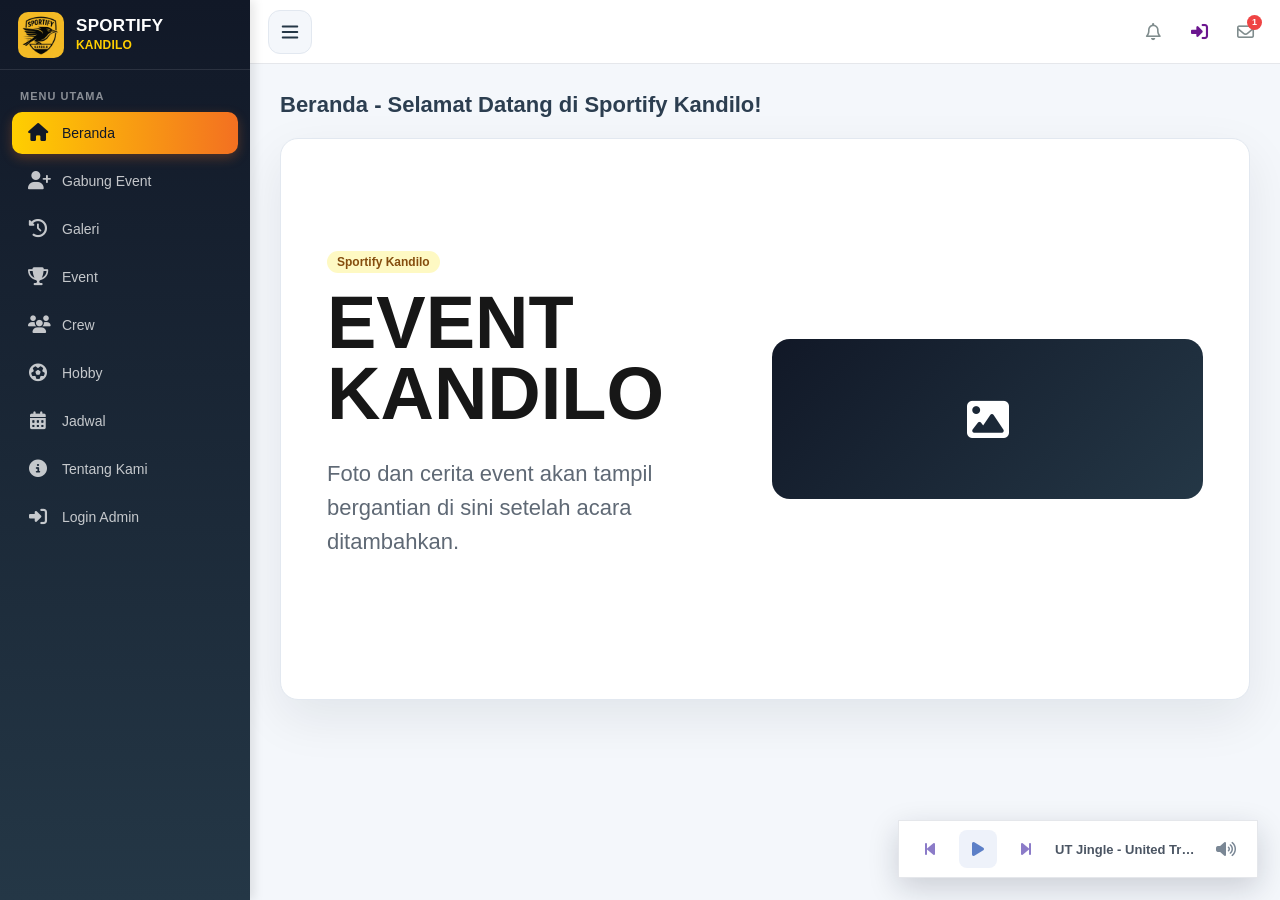
<file: index.html>
<!DOCTYPE html>
<html lang="id">
<head>
    <meta charset="UTF-8">
    <meta name="viewport" content="width=device-width, initial-scale=1.0">
    <title>Beranda • Sportify Kandilo</title>
    <link href="https://cdnjs.cloudflare.com/ajax/libs/font-awesome/6.4.0/css/all.min.css" rel="stylesheet">
    <style>
        :root {
            --primary-dark: #111827;
            --primary-blue: #243746;
            --accent-cyan: #ffcf00;
            --accent-orange: #f37021;
            --bg-light: #f4f7fb;
            --card-bg: #ffffff;
            --text-dark: #2c3e50;
            --text-muted: #7f8c8d;
            --border-color: #e2e8f0;
            --sidebar-width: 250px;
        }

        * {
            margin: 0;
            padding: 0;
            box-sizing: border-box;
            font-family: 'Segoe UI', Tahoma, Geneva, Verdana, sans-serif;
        }

        body {
            background-color: var(--bg-light);
            color: var(--text-dark);
            display: flex;
            height: 100vh;
            overflow: hidden;
        }

        /* Sidebar Styling */
        .sidebar {
            width: var(--sidebar-width);
            background: linear-gradient(180deg, #111827 0%, #243746 100%);
            color: #ffffff;
            display: flex;
            flex-direction: column;
            flex-shrink: 0;
            box-shadow: 4px 0 10px rgba(0,0,0,0.1);
        }

        .brand-logo {
            padding: 22px 18px;
            display: flex;
            align-items: center;
            gap: 12px;
            border-bottom: 1px solid rgba(255, 255, 255, 0.1);
        }

        .brand-logo img {
            width: 48px;
            height: 48px;
            border-radius: 10px;
            object-fit: cover;
            background: #ffffff;
        }

        .brand-logo h1 {
            font-size: 18px;
            font-weight: 700;
            letter-spacing: 0.5px;
            line-height: 1.2;
        }

        .brand-logo h1 span {
            color: var(--accent-cyan);
            display: block;
        }

        /* Brand logo dibuat konsisten dengan seluruh halaman */
        .brand-logo { height:70px; padding:12px 18px; display:flex; align-items:center; gap:12px; flex-shrink:0; }
        .brand-logo img { width:46px; height:46px; min-width:46px; border-radius:10px; object-fit:cover; background:#fff; display:block; }
        .brand-logo .brand-text { display:flex; flex-direction:column; justify-content:center; line-height:1.05; min-width:0; }
        .brand-logo .brand-text b { font-size:17px; font-weight:800; letter-spacing:.3px; color:#fff; }
        .brand-logo .brand-text span { display:block; margin-top:4px; font-size:12px; font-weight:700; color:#ffcf00; letter-spacing:.2px; }

        .menu-label {
            padding: 20px 20px 10px;
            font-size: 11px;
            text-transform: uppercase;
            letter-spacing: 1px;
            color: rgba(255, 255, 255, 0.5);
            font-weight: 600;
        }

        .nav-menu {
            list-style: none;
            padding: 0 12px;
        }

        .nav-item {
            margin-bottom: 6px;
        }

        .nav-link {
            display: flex;
            align-items: center;
            gap: 14px;
            padding: 12px 16px;
            color: rgba(255, 255, 255, 0.75);
            text-decoration: none;
            border-radius: 10px;
            font-size: 14px;
            font-weight: 500;
            transition: all 0.3s ease;
            cursor: pointer;
        }

        .nav-link i {
            font-size: 18px;
            width: 20px;
            text-align: center;
        }

        .nav-link:hover {
            color: #ffffff;
            background: rgba(255, 255, 255, 0.1);
        }

        .nav-link.active {
            color: #111827;
            background: linear-gradient(90deg, #ffcf00 0%, #f37021 100%);
            box-shadow: 0 4px 12px rgba(243, 112, 33, 0.28);
        }

        /* Main Content Layout */
        .main-container {
            flex-grow: 1;
            display: flex;
            flex-direction: column;
            overflow: hidden;
        }

        /* Header Styling */
        .top-header {
            height: 70px;
            background-color: #ffffff;
            border-bottom: 1px solid var(--border-color);
            display: flex;
            align-items: center;
            justify-content: space-between;
            padding: 0 30px;
            flex-shrink: 0;
        }

        .welcome-text { display:none !important; }
        .welcome-text h2 {
            font-size: 18px;
            font-weight: 600;
            color: var(--text-dark);
        }

        .header-actions {
            display: flex;
            align-items: center;
            gap: 20px;
        }

        .search-box {
            position: relative;
            width: 260px;
        }

        .search-box input {
            width: 100%;
            padding: 8px 16px 8px 38px;
            border-radius: 20px;
            border: 1px solid var(--border-color);
            background-color: var(--bg-light);
            font-size: 13px;
            outline: none;
        }

        .search-box i {
            position: absolute;
            left: 14px;
            top: 50%;
            transform: translateY(-50%);
            color: var(--text-muted);
            font-size: 14px;
        }

        .header-icons {
            display: flex;
            gap: 15px;
            color: var(--text-muted);
            font-size: 18px;
        }

        .header-icons i {
            cursor: pointer;
            transition: color 0.2s;
        }

        .header-icons i:hover {
            color: var(--primary-blue);
        }

        /* Header notification/message buttons - aktif di seluruh halaman/tab */
        .global-header-icon-btn {
            position: relative; z-index: 100001; pointer-events: auto; width: 34px; height: 34px; border: 0; background: transparent;
            color: var(--text-muted); border-radius: 9px; display: inline-flex; align-items: center;
            justify-content: center; font-size: 18px; cursor: pointer; transition: .2s;
        }
        .global-header-icon-btn:hover { background: rgba(255,207,0,.15); color: var(--primary-blue); }
        .global-header-badge {
            display: none; position: absolute; top: 0; right: 0; min-width: 15px; height: 15px;
            padding: 0 4px; border-radius: 999px; background: #ef4444; color: #fff;
            font: 700 9px/15px Arial; text-align: center;
        }
        .global-header-badge.active { display: block; }
        .global-header-popover {
            position: fixed; right: 95px; top: 62px; width: 350px; max-width: calc(100vw - 30px);
            background: #fff; border: 1px solid #e5e7eb; border-radius: 14px;
            box-shadow: 0 18px 45px rgba(15,23,42,.18); padding: 16px; z-index: 99999;
        }
        .global-header-popover h4 { margin: 0 0 10px; font-size: 15px; color: var(--text-dark); }
        .global-header-popover p { margin: 0; font-size: 12px; color: var(--text-muted); line-height: 1.5; }
        .global-header-popover-item { padding: 11px; border: 1px solid #edf0f3; border-radius: 10px; background: #f8fafc; margin-top: 8px; }
        .global-header-popover-item strong { display: block; font-size: 13px; color: var(--text-dark); }
        .global-header-popover-item span { display: block; font-size: 11px; color: #667085; margin-top: 3px; }

        .user-profile {
            display: flex;
            align-items: center;
            gap: 10px;
            padding-left: 15px;
            border-left: 1px solid var(--border-color);
        }

        .logout-link {
            color: var(--text-muted);
            text-decoration: none;
            font-size: 18px;
        }

        .visitor-only-hidden { display:none !important; }
        body:not(.is-admin) .visitor-only-hidden { display:none !important; }
        body.is-admin .visitor-only-hidden { display:flex !important; }
        .admin-only {
            display: none !important;
        }

        body.is-admin .admin-only:not([hidden]) {
            display: initial !important;
        }

        body.is-admin li.admin-only:not([hidden]) {
            display: list-item !important;
        }

        body.is-admin button.admin-only:not([hidden]) {
            display: inline-flex !important;
        }

        .user-avatar {
            width: 36px;
            height: 36px;
            border-radius: 50%;
            background-color: #d1d5db;
            display: flex;
            align-items: center;
            justify-content: center;
            color: #4b5563;
        }

        /* View Content Display */
        .content-body {
            flex-grow: 1;
            padding: 28px 30px;
            overflow-y: auto;
        }

        .page-view {
            display: none;
        }

        .page-view.active {
            display: block;
        }

        .page-title {
            font-size: 22px;
            font-weight: 700;
            margin-bottom: 20px;
            color: var(--text-dark);
        }

        /* Common Elements */
        .btn {
            padding: 9px 18px;
            border-radius: 8px;
            border: none;
            font-weight: 600;
            font-size: 13px;
            cursor: pointer;
            display: inline-flex;
            align-items: center;
            gap: 8px;
            transition: all 0.2s;
            text-decoration: none;
        }

        .btn-primary {
            background-color: var(--accent-orange);
            color: #ffffff;
        }

        .btn-primary:hover {
            background-color: #e05d00;
        }

        .btn-blue {
            background-color: var(--primary-blue);
            color: #ffffff;
        }

        .btn-blue:hover {
            background-color: var(--primary-dark);
        }

        .btn-outline {
            border: 1px solid var(--border-color);
            background: #ffffff;
            color: var(--text-dark);
        }

        .btn-outline:hover {
            background-color: var(--bg-light);
        }

        .btn-danger {
            background-color: #ef4444;
            color: #ffffff;
        }

        .card {
            background: var(--card-bg);
            border-radius: 12px;
            padding: 20px;
            border: 1px solid var(--border-color);
            box-shadow: 0 2px 6px rgba(0,0,0,0.02);
            margin-bottom: 20px;
        }

        /* Table Design */
        .table-responsive {
            width: 100%;
            overflow-x: auto;
        }

        .custom-table {
            width: 100%;
            border-collapse: collapse;
            text-align: left;
            font-size: 14px;
        }

        .custom-table th, .custom-table td {
            padding: 14px 16px;
            border-bottom: 1px solid var(--border-color);
        }

        .custom-table th {
            background-color: #f8fafc;
            color: var(--text-muted);
            font-weight: 600;
            font-size: 12px;
            text-transform: uppercase;
        }

        .badge {
            padding: 4px 10px;
            border-radius: 20px;
            font-size: 12px;
            font-weight: 600;
            display: inline-block;
        }

        .badge-success { background: #dcfce7; color: #166534; }
        .badge-warning { background: #fef9c3; color: #854d0e; }
        .badge-blue { background: #e0f2fe; color: #075985; }

        /* Grid Layouts */
        .grid-3 {
            display: grid;
            grid-template-columns: repeat(auto-fill, minmax(300px, 1fr));
            gap: 20px;
        }

        .grid-2-1 {
            display: grid;
            grid-template-columns: 2fr 1fr;
            gap: 20px;
        }

        /* Beranda Specifics */
        .banner-card {
            background: linear-gradient(135deg, var(--primary-dark) 0%, #1e40af 50%, var(--accent-cyan) 100%);
            border-radius: 16px;
            padding: 30px;
            color: white;
            display: flex;
            justify-content: space-between;
            align-items: center;
            margin-bottom: 25px;
            position: relative;
            overflow: hidden;
        }

        .home-carousel {
            min-height: 560px;
            border-radius: 18px;
            overflow: hidden;
            position: relative;
            background: #ffffff;
            color: var(--text-dark);
            margin-bottom: 0;
            border: 1px solid var(--border-color);
            display: grid;
            grid-template-columns: 1fr 1.05fr;
            gap: 34px;
            padding: 46px;
            box-shadow: 0 18px 50px rgba(17,24,39,0.08);
        }

        /* Transisi smooth foto riwayat event */
        .home-visual-frame {
            transition: transform .75s cubic-bezier(.22,1,.36,1), box-shadow .75s cubic-bezier(.22,1,.36,1);
            will-change: transform, box-shadow;
        }

        .home-carousel-image {
            cursor: pointer;
            transform: scale(1) translate3d(0,0,0);
            transition: opacity .8s cubic-bezier(.22,1,.36,1), transform .8s cubic-bezier(.22,1,.36,1), filter .8s cubic-bezier(.22,1,.36,1);
            will-change: transform, opacity, filter;
            backface-visibility: hidden;
        }

        .home-carousel-image.is-changing {
            opacity: 0;
            transform: translate3d(-16px,0,0);
            filter: blur(1.2px);
        }

        .home-carousel-image.is-entering {
            animation: eventPhotoEnter .82s cubic-bezier(.22,1,.36,1) both;
        }

        .home-carousel-image.is-bouncing {
            animation: eventPhotoBounce .78s cubic-bezier(.22,1,.36,1);
        }

        .home-visual-frame:has(.home-carousel-image.is-bouncing) {
            box-shadow: 0 20px 45px rgba(17,24,39,.16);
        }

        .home-carousel-content.is-changing {
            animation: eventTextOut .34s cubic-bezier(.4,0,1,1) both;
        }

        .home-carousel-content.is-entering {
            animation: eventTextIn .72s cubic-bezier(.22,1,.36,1) both;
        }

        @keyframes eventPhotoEnter {
            0% { opacity: 0; transform: translate3d(18px,0,0); filter: blur(1.4px); }
            55% { opacity: .94; transform: translate3d(3px,0,0); filter: blur(.3px); }
            100% { opacity: 1; transform: translate3d(0,0,0); filter: blur(0); }
        }

        @keyframes eventPhotoBounce {
            0% { transform: translate3d(0,0,0); }
            25% { transform: translate3d(0,-4px,0); }
            50% { transform: translate3d(0,2px,0); }
            75% { transform: translate3d(0,-1px,0); }
            100% { transform: translate3d(0,0,0); }
        }

        @keyframes eventTextOut {
            from { opacity: 1; transform: translate3d(0,0,0); }
            to { opacity: 0; transform: translate3d(-7px,3px,0); }
        }

        @keyframes eventTextIn {
            from { opacity: 0; transform: translate3d(9px,0,0); }
            to { opacity: 1; transform: translate3d(0,0,0); }
        }

        @media (prefers-reduced-motion: reduce) {
            .home-carousel-image, .home-carousel-content, .home-visual-frame { transition: none !important; animation: none !important; }
        }

        .home-carousel img {
            position: static;
            width: 100%;
            height: 100%;
            object-fit: contain;
            object-position: center;
            padding: 12px;
            background: linear-gradient(145deg,#f8fafc,#eef2f7);
            border-radius: 18px;
            display: block;
        }

        .home-carousel-content {
            min-height: 468px;
            padding: 10px 0;
            display: flex;
            flex-direction: column;
            justify-content: center;
            max-width: 560px;
        }

        .home-carousel-content h3 {
            font-size: 74px;
            line-height: 0.96;
            margin-bottom: 28px;
            color: #171717;
            text-transform: uppercase;
            font-weight: 900;
        }

        .home-carousel-content p {
            font-size: 22px;
            line-height: 1.55;
            color: #5f6975;
            margin-bottom: 28px;
        }

        .home-carousel-content .btn {
            width: fit-content;
            min-width: 0;
            padding: 14px 28px;
            border-radius: 999px;
            box-shadow: 0 14px 26px rgba(243,112,33,0.22);
        }

        .home-visual {
            position: relative;
            min-height: 468px;
            display: flex;
            align-items: center;
            justify-content: center;
        }

        .home-visual-frame {
            width: 100%;
            height: auto;
            min-height: 0;
            aspect-ratio: 4 / 3;
            border-radius: 18px;
            overflow: hidden;
            background: linear-gradient(145deg,#f8fafc,#eef2f7);
            display:flex;
            align-items:center;
            justify-content:center;
        }

        .carousel-dots {
            position: absolute;
            z-index: 2;
            left: 46px;
            bottom: 30px;
            display: flex;
            gap: 8px;
        }

        .carousel-dot {
            width: 9px;
            height: 9px;
            border-radius: 50%;
            background: #d1d5db;
        }

        .carousel-dot.active {
            background: var(--accent-orange);
        }

        @media (max-width: 1050px) {
            .home-carousel {
                grid-template-columns: 1fr;
                padding: 28px;
            }

            .home-carousel-content h3 {
                font-size: 48px;
            }

            .home-visual,
            .home-visual {
                min-height: 340px;
            }
            .home-visual-frame { aspect-ratio: 16 / 10; }
        }

        .banner-text h3 {
            font-size: 24px;
            margin-bottom: 10px;
        }

        .banner-text p {
            opacity: 0.9;
            margin-bottom: 20px;
            max-width: 450px;
            font-size: 14px;
        }

        .stat-card {
            display: flex;
            align-items: center;
            gap: 15px;
            padding: 18px;
        }

        .stat-icon {
            width: 48px;
            height: 48px;
            border-radius: 12px;
            background: #e0f2fe;
            color: #0284c7;
            display: flex;
            align-items: center;
            justify-content: center;
            font-size: 20px;
        }

        .stat-info h4 { font-size: 22px; font-weight: 700; }
        .stat-info p { font-size: 12px; color: var(--text-muted); }

        /* Event Card Specifics */
        .event-card {
            border-radius: 12px;
            overflow: hidden;
            background: #fff;
            border: 1px solid var(--border-color);
        }


        /* Tombol aksi event/history admin: selalu turun ke baris berikutnya jika ruang tidak cukup */
        .event-card-actions {
            display:flex;
            flex-wrap:wrap;
            gap:8px;
            margin-top:15px;
            width:100%;
        }
        .event-card-actions .btn {
            flex:1 1 120px;
            min-width:120px;
            justify-content:center;
            white-space:nowrap;
            box-sizing:border-box;
        }
        .event-detail-actions {
            display:flex;
            flex-wrap:wrap;
            justify-content:flex-end;
            gap:8px;
            min-width:0;
        }
        .event-detail-actions .btn {
            flex:0 1 auto;
            white-space:nowrap;
        }
        @media (max-width: 700px) {
            .event-detail-actions { justify-content:flex-start; }
            .event-detail-actions .btn { flex:1 1 140px; justify-content:center; }
        }

        .event-photo {
            width: 100%;
            height: 160px;
            object-fit: cover;
            display: block;
            background: #e2e8f0;
        }

        .event-photo-placeholder {
            height: 160px;
            background: linear-gradient(135deg, var(--primary-dark), var(--primary-blue));
            color: #ffffff;
            display: flex;
            align-items: center;
            justify-content: center;
            font-size: 42px;
        }

        .schedule-board {
            display: flex;
            flex-direction: column;
            gap: 14px;
        }

        .schedule-empty {
            text-align: center;
            padding: 48px 20px;
            color: var(--text-muted);
            background: #f8fafc;
            border: 1px dashed var(--border-color);
            border-radius: 14px;
        }

        .schedule-date-group {
            display: grid;
            grid-template-columns: 150px 1fr;
            gap: 18px;
            align-items: start;
            padding: 18px;
            background: #fff;
            border: 1px solid var(--border-color);
            border-radius: 14px;
            box-shadow: 0 4px 14px rgba(15, 23, 42, .05);
        }

        .schedule-date {
            position: sticky;
            top: 15px;
            padding: 14px;
            border-radius: 12px;
            background: linear-gradient(135deg, var(--primary-dark), var(--primary-blue));
            color: #fff;
            text-align: center;
        }

        .schedule-date .day {
            display: block;
            font-size: 12px;
            font-weight: 700;
            text-transform: uppercase;
            opacity: .85;
        }

        .schedule-date .date {
            display: block;
            font-size: 26px;
            font-weight: 800;
            line-height: 1.1;
            margin: 5px 0;
        }

        .schedule-date .month {
            display: block;
            font-size: 12px;
            opacity: .9;
        }

        .schedule-events {
            display: flex;
            flex-direction: column;
            gap: 10px;
        }

        .schedule-event {
            display: grid;
            grid-template-columns: 76px 1fr auto;
            gap: 14px;
            align-items: center;
            padding: 14px 16px;
            border: 1px solid var(--border-color);
            border-left: 4px solid var(--accent-cyan);
            border-radius: 10px;
            background: #f8fafc;
            color: var(--text-dark);
        }

        .schedule-event .time {
            font-size: 14px;
            font-weight: 800;
            color: var(--primary-blue);
        }

        .schedule-event .event-name {
            font-weight: 800;
            margin-bottom: 4px;
        }

        .schedule-event .event-meta {
            color: var(--text-muted);
            font-size: 12px;
        }

        .schedule-event .event-status {
            font-size: 11px;
            font-weight: 700;
            padding: 5px 9px;
            border-radius: 999px;
            background: #dcfce7;
            color: #166534;
        }

        .history-list {
            display: grid;
            grid-template-columns: repeat(auto-fill, minmax(280px, 1fr));
            gap: 16px;
        }

        .event-gallery {
            display: grid;
            grid-template-columns: repeat(auto-fill, minmax(110px, 1fr));
            gap: 10px;
            margin-bottom: 16px;
        }

        .event-gallery img {
            width: 100%;
            aspect-ratio: 1 / 1;
            object-fit: cover;
            border-radius: 8px;
            border: 1px solid var(--border-color);
        }

        .detail-hero {
            min-height: 300px;
            border-radius: 12px;
            overflow: hidden;
            position: relative;
            background: linear-gradient(135deg, var(--primary-dark), var(--primary-blue));
            color: #ffffff;
            display: flex;
            align-items: flex-end;
            margin-bottom: 20px;
        }

        .detail-hero img {
            position: absolute;
            inset: 0;
            width: 100%;
            height: 100%;
            object-fit: cover;
        }

        .detail-hero::after {
            content: "";
            position: absolute;
            inset: 0;
            background: linear-gradient(180deg, rgba(15,39,87,0.1), rgba(15,39,87,0.88));
        }

        .detail-hero-content {
            position: relative;
            z-index: 1;
            padding: 28px;
            max-width: 720px;
        }

        .detail-hero-content h2 {
            font-size: 30px;
            margin-bottom: 8px;
        }

        .detail-layout {
            display: grid;
            grid-template-columns: 2fr 1fr;
            gap: 20px;
        }

        .detail-gallery {
            display: grid;
            grid-template-columns: repeat(auto-fill, minmax(150px, 1fr));
            gap: 12px;
        }

                .detail-photo-item { position:relative; min-width:0; }
        .detail-photo-item img { display:block; }
        .detail-photo-delete { position:absolute; top:8px; right:8px; z-index:20; pointer-events:auto; width:34px; height:34px; border:0; border-radius:8px; background:#ef4444; color:#fff; display:flex; align-items:center; justify-content:center; cursor:pointer; box-shadow:0 4px 12px rgba(0,0,0,.25); }
        .detail-photo-delete:hover { background:#dc2626; transform:scale(1.05); }
        .event-photo-delete-viewer:hover { background:#fff1f2; }

.detail-gallery img,
        .detail-gallery-placeholder {
            width: 100%;
            aspect-ratio: 4 / 3;
            object-fit: cover;
            border-radius: 8px;
            border: 1px solid var(--border-color);
            background: #e2e8f0;
        }

        .detail-gallery img {
            cursor: pointer;
            transition: border-color 0.2s, transform 0.2s;
        }

        .detail-gallery img:hover,
        .detail-gallery img.active {
            border-color: var(--accent-orange);
            transform: translateY(-2px);
        }

        .detail-gallery-placeholder {
            display: flex;
            align-items: center;
            justify-content: center;
            color: var(--text-muted);
            font-size: 28px;
        }

        .event-photo-viewer { position:fixed; inset:0; z-index:99999; display:flex; align-items:center; justify-content:center; padding:24px; background:rgba(0,0,0,.82); }
        .event-photo-viewer-inner { position:relative; width:min(100%,1050px); max-height:92vh; display:flex; flex-direction:column; align-items:center; gap:14px; }
        .event-photo-viewer-image { display:block; max-width:100%; max-height:78vh; object-fit:contain; border-radius:10px; box-shadow:0 18px 50px rgba(0,0,0,.4); background:#111827; }
        .event-photo-viewer-close { position:absolute; top:-8px; right:-8px; z-index:2; width:42px; height:42px; border:0; border-radius:50%; background:#fff; color:#111827; font-size:30px; line-height:1; cursor:pointer; box-shadow:0 5px 18px rgba(0,0,0,.25); }
        .event-photo-viewer-close:hover { transform:scale(1.05); }
        .event-photo-download { min-width:170px; justify-content:center; }
        @media (max-width:700px) { .event-photo-viewer{padding:14px;} .event-photo-viewer-image{max-height:72vh;} .event-photo-viewer-close{top:-6px;right:-4px;} }

        .event-photo-viewer {
            position: fixed;
            inset: 0;
            z-index: 99999;
            display: flex;
            align-items: center;
            justify-content: center;
            padding: 24px;
            background: rgba(0, 0, 0, 0.82);
        }
        .event-photo-viewer-inner {
            position: relative;
            width: min(100%, 1050px);
            max-height: 92vh;
            display: flex;
            flex-direction: column;
            align-items: center;
            gap: 14px;
        }
        .event-photo-viewer-image {
            display: block;
            max-width: 100%;
            max-height: 78vh;
            object-fit: contain;
            border-radius: 10px;
            box-shadow: 0 18px 50px rgba(0,0,0,0.4);
            background: #111827;
        }
        .event-photo-viewer-close {
            position: absolute;
            top: -8px;
            right: -8px;
            z-index: 2;
            width: 42px;
            height: 42px;
            border: 0;
            border-radius: 50%;
            background: #fff;
            color: #111827;
            font-size: 30px;
            line-height: 1;
            cursor: pointer;
            box-shadow: 0 5px 18px rgba(0,0,0,0.25);
        }
        .event-photo-viewer-close:hover {
            transform: scale(1.05);
        }
        .event-photo-download {
            min-width: 170px;
            justify-content: center;
        }
        @media (max-width: 700px) {
            .event-photo-viewer { padding: 14px; }
            .event-photo-viewer-image { max-height: 72vh; }
            .event-photo-viewer-close { top: -6px; right: -4px; }
        }


        .info-list {
            display: grid;
            gap: 12px;
        }

        .info-item {
            display: flex;
            gap: 12px;
            align-items: flex-start;
            padding-bottom: 12px;
            border-bottom: 1px solid var(--border-color);
        }

        .info-item i {
            color: var(--primary-blue);
            margin-top: 2px;
            width: 18px;
            text-align: center;
        }

        @media (max-width: 900px) {
            .detail-layout {
                grid-template-columns: 1fr;
            }
        }

        .event-header {
            padding: 15px;
            display: flex;
            align-items: center;
            gap: 12px;
            border-bottom: 1px solid var(--border-color);
        }

        .sport-icon {
            width: 40px;
            height: 40px;
            border-radius: 8px;
            background: var(--primary-dark);
            color: white;
            display: flex;
            align-items: center;
            justify-content: center;
            font-size: 18px;
        }

        .event-body {
            padding: 15px;
        }

        .event-meta {
            font-size: 12px;
            color: var(--text-muted);
            margin-bottom: 10px;
            display: flex;
            flex-direction: column;
            gap: 4px;
        }

        .progress-bar {
            height: 6px;
            background: #e2e8f0;
            border-radius: 3px;
            overflow: hidden;
            margin: 12px 0 6px;
        }

        .progress-fill {
            height: 100%;
            background: var(--accent-cyan);
            border-radius: 3px;
        }

        /* Crew Profile Cards */
        .crew-card {
            text-align: center;
            padding: 24px;
        }

        .crew-avatar {
            width: 80px;
            height: 80px;
            border-radius: 50%;
            margin: 0 auto 15px;
            object-fit: cover;
            background: #e2e8f0;
            display: flex;
            align-items: center;
            justify-content: center;
            font-size: 32px;
            color: var(--text-muted);
        }


        /* Crew - reference style */
        .crew-page-ref{max-width:1180px;margin:0 auto;padding:10px 0 40px}
        .crew-topbar{display:flex;align-items:center;justify-content:space-between;gap:14px;margin-bottom:22px}
        .crew-brand{display:flex;align-items:center;gap:12px}
        .crew-brand img{width:48px;height:48px;border-radius:12px;object-fit:cover;border:1px solid var(--border-color)}
        .crew-brand strong{display:block;font-size:14px;letter-spacing:.08em;text-transform:uppercase}
        .crew-brand small{color:var(--text-muted);font-size:12px}
        .crew-actions{display:flex;gap:8px;flex-wrap:wrap}
        .crew-actions .btn{border-radius:999px;padding:8px 13px;font-size:12px}
        .crew-hero{text-align:center;padding:28px 20px 20px}
        .crew-hero h1{font-size:38px;letter-spacing:.08em;margin:0 0 8px;font-weight:800}
        .crew-hero p{color:var(--text-muted);font-size:14px;margin:0}
        .crew-total{text-align:center;margin:8px 0 18px;font-size:13px;color:var(--text-muted)}
        .crew-total b{color:var(--text-dark);font-size:16px}
        .crew-search{max-width:620px;margin:0 auto 20px;position:relative}
        .crew-search i{position:absolute;left:15px;top:50%;transform:translateY(-50%);color:var(--text-muted)}
        .crew-search input{width:100%;padding:13px 16px 13px 43px;border:1px solid var(--border-color);border-radius:999px;background:#fff;outline:none;font-size:13px}
        .crew-search input:focus{border-color:var(--accent-orange);box-shadow:0 0 0 3px rgba(243,112,33,.10)}
        .crew-directory{background:#fff;border:1px solid var(--border-color);border-radius:18px;padding:22px;box-shadow:0 8px 25px rgba(17,24,39,.05)}
        .crew-member-list{display:grid;grid-template-columns:repeat(3,minmax(0,1fr));gap:12px}
        .crew-member{display:flex;align-items:center;gap:13px;padding:14px;border:1px solid var(--border-color);border-radius:14px;background:#fff;transition:.2s;cursor:pointer}
        .crew-member:hover{transform:translateY(-2px);box-shadow:0 8px 18px rgba(17,24,39,.07);border-color:#cbd5e1}
        .crew-member-avatar{width:54px;height:54px;flex:0 0 54px;border-radius:50%;display:flex;align-items:center;justify-content:center;background:linear-gradient(135deg,var(--primary-dark),var(--primary-blue));color:#fff;font-weight:800;font-size:16px;overflow:hidden}
        .crew-member-avatar img{width:100%;height:100%;object-fit:cover}
        .crew-member-info{min-width:0;flex:1}.crew-member-info strong{display:block;font-size:14px;white-space:nowrap;overflow:hidden;text-overflow:ellipsis}.crew-member-info span{display:block;color:var(--text-muted);font-size:12px;margin-top:3px;white-space:nowrap;overflow:hidden;text-overflow:ellipsis}
        .crew-pagination{display:flex;justify-content:center;gap:7px;margin:18px 0 4px}.crew-pagination button{width:36px;height:36px;border:1px solid var(--border-color);background:#fff;border-radius:9px;cursor:pointer}.crew-pagination button:hover{border-color:var(--accent-orange)}
        .crew-identify{margin-top:28px;background:#fff;border:1px solid var(--border-color);border-radius:18px;padding:24px}.crew-identify h2{font-size:20px;margin-bottom:7px}.crew-identify>p{font-size:13px;color:var(--text-muted);margin-bottom:20px}.crew-identify-grid{display:grid;grid-template-columns:1fr 1fr auto;gap:12px;align-items:end}.crew-identify label{display:block;font-size:12px;font-weight:600;margin-bottom:7px}.crew-identify input{width:100%;padding:11px 12px;border:1px solid var(--border-color);border-radius:10px;outline:none}.crew-identify-actions{display:flex;gap:8px}.crew-audio{display:flex;justify-content:center;margin:16px 0}.crew-audio button{width:42px;height:42px;border-radius:50%;border:1px solid var(--border-color);background:#fff;cursor:pointer}.crew-modal-content{max-height:70vh;overflow:auto}.crew-profile-head{display:flex;align-items:center;gap:15px;padding-bottom:18px;margin-bottom:18px;border-bottom:1px solid var(--border-color)}.crew-profile-avatar{width:76px;height:76px;border-radius:50%;background:linear-gradient(135deg,var(--primary-dark),var(--primary-blue));color:#fff;display:flex;align-items:center;justify-content:center;font-size:24px;font-weight:800;overflow:hidden}.crew-profile-avatar img{width:100%;height:100%;object-fit:cover}.crew-history-list{display:grid;gap:10px;margin-top:12px}.crew-history-item{display:flex;justify-content:space-between;gap:15px;padding:12px;border:1px solid var(--border-color);border-radius:10px}.crew-history-item small{color:var(--text-muted)}
        @media(max-width:900px){.crew-member-list{grid-template-columns:repeat(2,minmax(0,1fr))}.crew-identify-grid{grid-template-columns:1fr}.crew-identify-actions{justify-content:flex-start}}
        @media(max-width:600px){.crew-member-list{grid-template-columns:1fr}.crew-topbar{align-items:flex-start;flex-direction:column}.crew-hero h1{font-size:30px}.crew-directory,.crew-identify{padding:16px}}

        /* Calendar View */
        .calendar-grid {
            display: grid;
            grid-template-columns: repeat(7, 1fr);
            gap: 1px;
            background: var(--border-color);
            border-radius: 8px;
            overflow: hidden;
        }

        .calendar-day-head {
            background: #f8fafc;
            padding: 10px;
            text-align: center;
            font-weight: 600;
            font-size: 13px;
        }

        .calendar-cell {
            background: #ffffff;
            min-height: 90px;
            padding: 8px;
            font-size: 12px;
        }

        .calendar-cell .date {
            font-weight: 600;
            margin-bottom: 5px;
            color: var(--text-muted);
        }

        .event-tag {
            padding: 3px 6px;
            border-radius: 4px;
            font-size: 10px;
            color: white;
            margin-bottom: 3px;
            white-space: nowrap;
            overflow: hidden;
            text-overflow: ellipsis;
        }
        .tag-futsal { background-color: #0284c7; }
        .tag-badminton { background-color: #16a34a; }
        .tag-basketball { background-color: #ea580c; }

        /* Modal Styling */
.modal-backdrop {
    position: fixed; inset: 0; width: 100%; height: 100%; padding: 20px;
    background: rgba(15, 39, 87, 0.6); backdrop-filter: blur(4px);
    display: none; align-items: center; justify-content: center; z-index: 9999;
}
.modal-backdrop.show { display: flex; }
.modal-box {
    background: #fff; border-radius: 16px; width: 560px; max-width: 100%;
    max-height: calc(100dvh - 40px); display:flex; flex-direction:column;
    box-shadow: 0 20px 55px rgba(0,0,0,0.25); overflow: hidden; animation: popup 0.3s ease;
}
@keyframes popup { from { transform: scale(0.8); opacity: 0; } to { transform: scale(1); opacity: 1; } }
.modal-header { padding: 18px 24px; border-bottom: 1px solid var(--border-color); display: flex; justify-content: space-between; align-items: center; flex:0 0 auto; }
.modal-header h3 { font-size: 16px; color: var(--primary-dark); }
.modal-close { font-size: 22px; cursor: pointer; color: var(--text-muted); }
.modal-body { padding: 24px; overflow-y:auto; overscroll-behavior:contain; min-height:0; scrollbar-gutter:stable; }
.form-group { margin-bottom: 16px; }
.form-group label { display: block; font-size: 13px; font-weight: 600; margin-bottom: 6px; color: var(--text-dark); }
.form-control { width: 100%; padding: 10px 14px; border-radius: 8px; border: 1px solid var(--border-color); font-size: 13px; outline: none; }
.form-control:focus { border-color: var(--accent-cyan); }
.modal-footer { padding: 16px 24px; background: #f8fafc; border-top: 1px solid var(--border-color); display: flex; justify-content: flex-end; gap: 10px; flex:0 0 auto; }
@media(max-width:600px){.modal-backdrop{padding:10px;align-items:flex-end}.modal-box{max-height:calc(100dvh - 20px);border-radius:16px 16px 10px 10px}.modal-header,.modal-body,.modal-footer{padding-left:16px;padding-right:16px}.modal-footer .btn{min-height:44px}}

/* Toast Notification Styling */
#toast-container { position: fixed; bottom: 20px; right: 20px; z-index: 10000; display: flex; flex-direction: column; gap: 10px; }
.toast {
    padding: 12px 20px; border-radius: 8px; color: #fff; font-size: 13px; font-weight: 500;
    box-shadow: 0 4px 12px rgba(0,0,0,0.15); display: flex; align-items: center; gap: 10px;
    animation: slideIn 0.3s ease, fadeOut 0.5s ease 2.5s forwards;
}
.toast-success { background: #16a34a; }
.toast-danger { background: #ef4444; }
.toast-info { background: #0284c7; }
@keyframes slideIn { from { transform: translateX(100%); } to { transform: translateX(0); } }
@keyframes fadeOut { to { opacity: 0; transform: translateY(10px); } }
    </style>

<style id="music-widget-style">
.compact-player{position:fixed;right:22px;bottom:22px;z-index:9999;width:min(360px,calc(100vw - 30px));height:58px;background:#fff;border:1px solid #e5e7eb;box-shadow:0 10px 30px rgba(15,23,42,.18);display:flex;align-items:center;padding:0 12px;gap:10px;font-family:inherit}
.player-btn{width:38px;height:38px;border:0;background:transparent;color:#8b7bc8;border-radius:8px;cursor:pointer;font-size:16px;display:grid;place-items:center}.player-btn:hover{background:#f1eff8}.player-play{color:#5c7fc7;background:#eef2fa}.player-track{flex:1;min-width:0;color:#4b5563;font-size:13px;font-weight:600;white-space:nowrap;overflow:hidden;text-overflow:ellipsis}.player-volume{color:#7a8795}.compact-player iframe{position:absolute;width:1px;height:1px;opacity:0;pointer-events:none}
@media(max-width:600px){.compact-player{right:10px;bottom:10px;height:54px}.player-btn{width:34px;height:34px}}
</style>
<style id="sportify-loading-style">#sportify-page-loader{position:fixed;inset:0;background:rgba(17,24,39,.97);display:flex;align-items:center;justify-content:center;z-index:99999;opacity:1;visibility:visible;transition:opacity .35s ease,visibility .35s ease}#sportify-page-loader.hide{opacity:0;visibility:hidden;pointer-events:none}.sportify-loader-box{text-align:center}.sportify-loader-wrap{position:relative;width:150px;height:150px;margin:0 auto;display:flex;align-items:center;justify-content:center}.sportify-loader-logo-base,.sportify-loader-logo-fill{position:absolute;width:150px;height:150px;object-fit:contain;display:block}.sportify-loader-logo-base{opacity:.28;filter:brightness(0) invert(1) drop-shadow(0 8px 18px rgba(0,0,0,.35))}.sportify-loader-logo-fill{padding:0;background:linear-gradient(120deg,transparent 0%,transparent 30%,#ffcf00 45%,#f37021 55%,transparent 70%,transparent 100%);background-size:260% 100%;-webkit-mask-image:url('./img/logo_sportify_loader.png');mask-image:url('./img/logo_sportify_loader.png');-webkit-mask-size:contain;mask-size:contain;-webkit-mask-position:center;mask-position:center;-webkit-mask-repeat:no-repeat;mask-repeat:no-repeat;animation:sportifyLogoLoad 1.35s ease-in-out infinite;filter:drop-shadow(0 8px 18px rgba(255,207,0,.22))}.sportify-loader-text{margin-top:14px;color:#fff;font-weight:800;letter-spacing:1.5px;font-size:15px}.sportify-loader-dots{margin-top:8px;color:#ffcf00;letter-spacing:4px;animation:sportifyDots 1s infinite}@keyframes sportifyLogoLoad{0%{background-position:100% 0;transform:scale(.96)}50%{background-position:0 0;transform:scale(1.02)}100%{background-position:-100% 0;transform:scale(.96)}}@keyframes sportifyDots{0%,100%{opacity:.35}50%{opacity:1}}</style>

<style id="sportify-header-icons-keep-visible">
.header-icon-btn,.global-header-icon-btn{display:inline-flex!important;visibility:visible!important;opacity:1!important;pointer-events:auto!important;}
.header-icon-btn i,.global-header-icon-btn i{visibility:visible!important;opacity:1!important;}
.header-badge,.global-header-badge,.about-badge{pointer-events:none;}
</style>

<style id="sportify-admin-login-top">
.header-admin-login{display:inline-flex;align-items:center;justify-content:center;gap:0;width:36px;height:36px;padding:0;border:1px solid #e2e8f0;border-radius:9px;background:#fff;color:#243746;text-decoration:none;font-size:12px;font-weight:700;white-space:nowrap;transition:.2s}
.header-admin-login:hover{background:#fff3c4;border-color:#ffcf00;color:#111827}
</style>
<style id="sportify-header-icons-right-fix">
/* Header: lonceng dan pesan berada di sisi kanan */
.top-header, .top { position: relative; }
.header-actions, .actions { margin-left: auto !important; display:flex !important; align-items:center !important; justify-content:flex-end !important; }
.header-icons, .icons { margin-left:auto !important; display:flex !important; align-items:center !important; justify-content:flex-end !important; }
/* Kolom pencarian header disembunyikan agar ikon berada di kanan */
.top-header .search-box, .top .search-box { display:none !important; }
.top-header .search, .top .search { display:none !important; }
@media (max-width:600px){ .header-actions,.actions{gap:8px !important;} }
</style>
<style id="sportify-admin-login-responsive">.header-admin-login{display:inline-flex;align-items:center;justify-content:center;width:30px;height:38px;padding:0;border:0!important;border-radius:0;background:transparent!important;color:#6b168f!important;text-decoration:none;font-size:17px;font-weight:400;white-space:nowrap;transition:transform .15s ease,color .15s ease;box-shadow:none!important}.header-admin-login:hover{background:transparent!important;color:#4f0f6b!important;transform:scale(1.08)}.header-admin-login i{font-size:15px;line-height:1}.header-admin-login span{display:none!important}@media(max-width:600px){.header-admin-login{width:30px;height:38px;padding:0}.header-admin-login i{font-size:15px}}</style>
<style id="sportify-user-top-icons-common">
.top-header .header-actions, .top .actions, .top .header-actions{margin-left:auto!important;display:flex!important;align-items:center!important;justify-content:flex-end!important;}
.top-header .header-icons, .top .icons, .top .header-icons{display:flex!important;align-items:center!important;justify-content:flex-end!important;gap:14px!important;margin-left:auto!important;}
.global-header-icon-btn,.header-icon-btn,.icon-btn{width:34px!important;height:34px!important;min-width:34px!important;padding:0!important;border:0!important;background:transparent!important;border-radius:8px!important;display:inline-flex!important;align-items:center!important;justify-content:center!important;color:#7f8c8d!important;text-decoration:none!important;box-shadow:none!important;cursor:pointer!important;}
.global-header-icon-btn:hover,.header-icon-btn:hover,.icon-btn:hover{background:#f4f7fb!important;color:#243746!important;}
.global-header-icon-btn i,.header-icon-btn i,.icon-btn i{font-size:17px!important;line-height:1!important;}
.header-admin-login{width:34px!important;height:34px!important;min-width:34px!important;padding:0!important;border:0!important;background:transparent!important;border-radius:8px!important;color:#6b168f!important;display:inline-flex!important;align-items:center!important;justify-content:center!important;text-decoration:none!important;box-shadow:none!important;}
.header-admin-login:hover{background:#f4f7fb!important;color:#4f0f6b!important;transform:none!important;}
.header-admin-login i{font-size:16px!important;line-height:1!important;}
.header-admin-login span{display:none!important;}
@media(max-width:600px){.top-header .header-icons,.top .icons,.top .header-icons{gap:8px!important;}.global-header-icon-btn,.header-icon-btn,.icon-btn,.header-admin-login{width:32px!important;height:32px!important;min-width:32px!important;}}
</style>

<style id="kdm-universal-user-top-icons">
/* KDM: ikon header kanan atas diseragamkan di semua halaman user */
.top, .top-header {
  height: 64px !important;
  min-height: 64px !important;
  display: flex !important;
  align-items: center !important;
  box-sizing: border-box !important;
  padding: 0 28px !important;
  background: #fff !important;
  border-bottom: 1px solid #e5e7eb !important;
}
.top .actions, .top-header .header-actions {
  width: 100% !important;
  margin-left: auto !important;
  display: flex !important;
  align-items: center !important;
  justify-content: flex-end !important;
}
.top .icons, .top-header .header-icons {
  margin-left: auto !important;
  display: flex !important;
  align-items: center !important;
  justify-content: flex-end !important;
  gap: 14px !important;
}
.top .icon-btn, .top-header .global-header-icon-btn, .top-header .header-icon-btn, .top .header-icon-btn {
  width: 34px !important;
  height: 34px !important;
  min-width: 34px !important;
  padding: 0 !important;
  margin: 0 !important;
  border: 0 !important;
  background: transparent !important;
  border-radius: 8px !important;
  display: inline-flex !important;
  align-items: center !important;
  justify-content: center !important;
  color: #7f8c8d !important;
  font-size: 18px !important;
  box-shadow: none !important;
}
.top .icon-btn:hover, .top-header .global-header-icon-btn:hover, .top-header .header-icon-btn:hover {
  background: #f4f6f8 !important;
}
.top .icon-btn i, .top-header .global-header-icon-btn i, .top-header .header-icon-btn i {
  font-size: 17px !important;
  line-height: 1 !important;
}
.header-admin-login {
  width: 34px !important;
  height: 34px !important;
  min-width: 34px !important;
  padding: 0 !important;
  margin: 0 !important;
  border: 0 !important;
  border-radius: 8px !important;
  background: transparent !important;
  color: #6b168f !important;
  display: inline-flex !important;
  align-items: center !important;
  justify-content: center !important;
  text-decoration: none !important;
  box-shadow: none !important;
}
.header-admin-login:hover {
  background: #f4f6f8 !important;
  color: #4f0f6b !important;
  transform: none !important;
}
.header-admin-login i { font-size: 17px !important; line-height: 1 !important; }
.header-admin-login span { display: none !important; }
@media (max-width: 700px) {
  .top, .top-header { padding: 0 16px !important; }
  .top .icons, .top-header .header-icons { gap: 8px !important; }
}
</style>


<style id="gallery-only-admin-login-style">
  #headerAdminLogin[hidden]{display:none !important;}
</style>

<style id="admin-logout-sidebar">
.admin-logout-nav{display:none!important;}
body.is-admin .admin-logout-nav{display:block!important;}
.admin-logout-nav a{color:#ffb4b4!important;}
.admin-logout-nav a:hover{background:rgba(239,68,68,.14)!important;color:#fff!important;}
</style>

<style id="kdm-common-top-header-final">
/* Header kanan atas diseragamkan di semua halaman */
.top, .top-header {height:64px!important;background:#fff!important;border-bottom:1px solid #e5e7eb!important;display:flex!important;align-items:center!important;justify-content:flex-end!important;padding:0 18px!important;box-sizing:border-box!important;}
.top .actions, .top-header .header-actions {margin-left:auto!important;display:flex!important;align-items:center!important;justify-content:flex-end!important;gap:0!important;height:100%!important;}
.top .icons, .top-header .header-icons {display:flex!important;align-items:center!important;justify-content:flex-end!important;gap:12px!important;margin:0!important;}
.top .icon-btn, .top-header .global-header-icon-btn, .top-header .header-icon-btn {width:34px!important;height:34px!important;min-width:34px!important;padding:0!important;border:0!important;background:transparent!important;border-radius:8px!important;display:inline-flex!important;align-items:center!important;justify-content:center!important;color:#7f8c8d!important;font-size:17px!important;cursor:pointer!important;}
.top .icon-btn:hover, .top-header .global-header-icon-btn:hover, .top-header .header-icon-btn:hover {background:#f4f7fb!important;color:#243746!important;}
.top .user, .top .user-profile {display:flex!important;align-items:center!important;gap:10px!important;margin-left:8px!important;padding-left:15px!important;border-left:1px solid #e5e7eb!important;height:36px!important;}
.top .user > span:first-child, .top .user-profile > span:first-child {font-size:13px!important;font-weight:600!important;color:#263746!important;white-space:nowrap!important;}
.top .avatar, .top .user-avatar {width:36px!important;height:36px!important;min-width:36px!important;border-radius:50%!important;background:#d1d5db!important;display:grid!important;place-items:center!important;color:#4b5563!important;}
.top .logout, .top .logout-link {color:#7f8c8d!important;text-decoration:none!important;font-size:18px!important;display:inline-flex!important;align-items:center!important;justify-content:center!important;margin-left:2px!important;}
.top .logout:hover, .top .logout-link:hover {color:#243746!important;}
.kdm-admin-only-logout{display:none!important;}
body.is-admin .kdm-admin-only-logout{display:inline-flex!important;}
@media(max-width:600px){.top,.top-header{height:58px!important;padding:0 10px!important}.top .icons,.top-header .header-icons{gap:6px!important}.top .user,.top .user-profile{margin-left:3px!important;padding-left:8px!important}.top .icon-btn,.top-header .global-header-icon-btn,.top-header .header-icon-btn{width:30px!important;height:30px!important;min-width:30px!important}.top .avatar,.top .user-avatar{width:32px!important;height:32px!important;min-width:32px!important}}
</style>

</head>
<body>
<div id="sportify-page-loader" class="hide" aria-hidden="true"><div class="sportify-loader-box"><div class="sportify-loader-wrap"><img class="sportify-loader-logo-base" src="img/logo_sportify_loader.png" alt=""><span class="sportify-loader-logo-fill" aria-hidden="true"></span></div><div class="sportify-loader-text">SPORTIFY KANDILO</div><div class="sportify-loader-dots">•••</div></div></div>


    <!-- Sidebar Navigation -->
    <aside class="sidebar">
        <div class="brand-logo">
            <img src="./img/logo_sportify.jpeg" alt="Logo Sportify Kandilo">
            <div class="brand-text"><b>SPORTIFY</b><span>KANDILO</span></div>
        </div>
        
        <div class="menu-label">Menu Utama</div>
       <!-- KODE BARU (Sudah ditambahkan ', this') -->
<ul class="nav-menu">
    <li class="nav-item">
        <a class="nav-link active" onclick="switchTab('beranda', this)">
            <i class="fa-solid fa-house"></i>
            <span>Beranda</span>
        </a>
    </li>
    <li class="nav-item">
        <a class="nav-link" id="registerNavLink" href="registrasi.html" title="Gabung">
            <i class="fa-solid fa-user-plus"></i>
            <span id="registerNavText">Join Event</span>
        </a>
    </li>
    <li class="nav-item">
        <a class="nav-link" onclick="switchTab('history', this)">
            <i class="fa-solid fa-clock-rotate-left"></i>
            <span>Galeri</span>
        </a>
    </li>
    <li class="nav-item">
        <a class="nav-link" onclick="switchTab('event', this)">
            <i class="fa-solid fa-trophy"></i>
            <span>Event</span>
        </a>
    </li>
    
    
    <li class="nav-item">
        <a class="nav-link" href="crew.html" title="Crew">
            <i class="fa-solid fa-users"></i>
            <span>Crew</span>
        </a>
    </li>
    <li class="nav-item">
        <a class="nav-link" href="hobby.html" title="Hobby">
            <i class="fa-solid fa-futbol"></i>
            <span>Hobby</span>
        </a>
    </li>
    <li class="nav-item">
        <a class="nav-link" onclick="switchTab('jadwal', this)">
            <i class="fa-solid fa-calendar-days"></i>
            <span>Jadwal</span>
        </a>
    </li>
    <li class="nav-item">
        <a class="nav-link" href="tentang-kami.html">
            <i class="fa-solid fa-circle-info"></i>
            <span>Tentang Kami</span>
        </a>
    </li>
    <li class="nav-item admin-logout-nav">
        <a class="nav-link" href="logout.php" title="Logout Admin">
            <i class="fa-solid fa-right-from-bracket"></i>
            <span>Logout Admin</span>
        </a>
    </li>
</ul>
    </aside>

    <!-- Main Container -->
    <div class="main-container">
        
        <!-- Header TopBar -->
        <header class="top-header">

            
            <div class="header-actions">
                
                <div class="header-icons">
                    <button type="button" class="global-header-icon-btn" id="global-notification-btn" title="Notifikasi" aria-label="Notifikasi">
                        <i class="fa-regular fa-bell"></i><span class="global-header-badge" id="global-notification-badge">0</span>
                    </button>
                    <a href="login.php?admin=1&amp;next=index.html" class="header-admin-login" id="headerAdminLogin" title="Login Admin"><i class="fa-solid fa-right-to-bracket"></i><span id="headerAdminLoginText">Login Admin</span></a>
                    <button type="button" class="global-header-icon-btn" id="global-message-btn" title="Pesan" aria-label="Pesan">
                        <i class="fa-regular fa-envelope"></i><span class="global-header-badge" id="global-message-badge"></span>
                    </button>
                </div>
                <div class="user-profile visitor-only-hidden">
                    <span id="header-user-name" style="font-size: 13px; font-weight: 600;">User Name</span>
                    <div class="user-avatar">
                        <i class="fa-solid fa-user"></i>
                    </div>
                    <a href="logout.php" class="logout-link" title="Logout"><i class="fa-solid fa-right-from-bracket"></i></a>
                </div>
            </div>
        </header>

        <!-- Dynamic Body Content -->
        <main class="content-body">
            
            <!-- 1. BERANDA PAGE -->
            <section id="page-beranda" class="page-view active">
                <h2 class="page-title">Beranda - Selamat Datang di Sportify Kandilo!</h2>
                
                <div class="home-carousel" id="home-carousel"></div>
            </section>

            <!-- 2. HISTORY PAGE -->
            <section id="page-history" class="page-view">
                <h2 class="page-title">Galeri - Arsip Acara</h2>
                <div class="card">
                    <div style="display: flex; justify-content: space-between; margin-bottom: 15px;">
                        <div style="display: flex; gap: 10px; flex-wrap: wrap;">
                            <select id="history-year-filter" class="btn btn-outline" aria-label="Filter tahun">
                                <option value="all">Semua Tahun</option>
                            </select>
                            <select id="history-sport-filter" class="btn btn-outline" aria-label="Filter olahraga">
                                <option value="all">Semua Olahraga</option>
                            </select>
                        </div>
                    </div>
                    <div class="history-list" id="history-events"></div>
                </div>
            </section>

            <!-- 3. EVENT PAGE -->
            <section id="page-event" class="page-view">
                <div style="display: flex; justify-content: space-between; align-items: center; margin-bottom: 20px;">
                    <h2 class="page-title" style="margin-bottom: 0;">Event - Kelola Acara Anda</h2>
                    <button class="btn btn-primary admin-only"><i class="fa-solid fa-plus"></i> Buat Acara Baru</button>
                </div>

                <div class="grid-3"></div>
            </section>

            <section id="page-event-detail" class="page-view">
                <div id="event-detail-content"></div>
            </section>

            <!-- 5. JADWAL PAGE -->
            <section id="page-jadwal" class="page-view">
                <h2 class="page-title">Jadwal - Timeline Acara</h2>
                <div class="card">
                    <div class="table-responsive">
                        <div class="schedule-board" id="schedule-board"></div>
                    </div>
                </div>
            </section>

        </main>
    </div>

    <!-- Custom Modal Form -->
    <div id="custom-modal" class="modal-backdrop">
        <div class="modal-box">
            <div class="modal-header">
                <h3 id="modal-title">Form Input</h3>
                <span class="modal-close" onclick="closeModal()">&times;</span>
            </div>
            <div id="modal-body" class="modal-body">
                <!-- Form dinamis akan dimasukkan lewat JS -->
            </div>
            <div class="modal-footer">
                <button class="btn btn-outline" onclick="closeModal()">Batal</button>
                <button id="modal-submit-btn" class="btn btn-primary">Simpan</button>
            </div>
        </div>
    </div>

    <!-- Toast Notification Container -->
    <div id="toast-container"></div>


<script>
(function(){
  const escapeHtml = (v) => String(v ?? '').replace(/[&<>'"]/g, c => ({'&':'&amp;','<':'&lt;','>':'&gt;',"'":'&#39;','"':'&quot;'}[c]));
  function closeGlobalHeaderPopover(){ document.querySelectorAll('.global-header-popover').forEach(e=>e.remove()); }
  async function getEvents(){
    try{ const r=await fetch('events.php?_='+Date.now(),{cache:'no-store'}); if(!r.ok) throw new Error('Gagal mengambil data event'); const d=await r.json(); return Array.isArray(d)?d:[]; }
    catch(e){ return []; }
  }
  function openGlobalPopover(type){
    closeGlobalHeaderPopover();
    const box=document.createElement('div'); box.className='global-header-popover';
    if(type==='notification'){
      box.innerHTML='<h4><i class="fa-regular fa-bell"></i> Notifikasi</h4><p>Memuat event terbaru...</p>';
      document.body.appendChild(box);
      getEvents().then(events=>{
        const active=events.filter(e=>String(e.status||'').toLowerCase()!=='selesai').slice(0,6);
        box.innerHTML='<h4><i class="fa-regular fa-bell"></i> Notifikasi</h4>'+(active.length?active.map(e=>`<div class="global-header-popover-item"><strong>${escapeHtml(e.nama_event||'Event')}</strong><span>${escapeHtml(e.tanggal_pelaksanaan||'')} ${escapeHtml(e.jam_pelaksanaan||'')} • ${escapeHtml(e.cabang_olahraga||'')}</span></div>`).join(''):'<p>Tidak ada notifikasi event saat ini.</p>');
      });
    }else{
      const name=document.getElementById('header-user-name')?.textContent?.trim() || 'admin';
      box.innerHTML=`<h4><i class="fa-regular fa-envelope"></i> Pesan</h4><div class="global-header-popover-item"><strong>Sportify Kandilo</strong><span>Halo ${escapeHtml(name)}, informasi event dan jadwal terbaru akan ditampilkan melalui sistem.</span></div>`;
      document.body.appendChild(box);
    }
    setTimeout(()=>{
      const outside=(ev)=>{ if(!box.contains(ev.target) && !ev.target.closest('.global-header-icon-btn')){ box.remove(); document.removeEventListener('click',outside); } };
      document.addEventListener('click',outside);
    },0);
  }
  async function refreshNotificationBadge(){
    const events=await getEvents();
    const n=events.filter(e=>String(e.status||'').toLowerCase()!=='selesai').length;
    const seen=JSON.parse(localStorage.getItem('sportifySeenEventNotifications')||'[]');
    const unseen=events.filter(e=>String(e.status||'').toLowerCase()!=='selesai' && !seen.includes(String(e.id||e.id_event||((e.nama_event||'')+'|'+(e.tanggal_pelaksanaan||'')))));
    const b=document.getElementById('global-notification-badge'); if(b){ b.textContent=unseen.length?String(Math.min(unseen.length,9)):''; b.classList.toggle('active',unseen.length>0); }
    const m=document.getElementById('global-message-badge'); if(m){ const seenMsg=localStorage.getItem('sportifyMessageSeen')==='1'; m.textContent=seenMsg?'':'1'; m.classList.toggle('active',!seenMsg); }
  }
  function markNotificationRead(){
    getEvents().then(events=>{
      const ids=events.filter(x=>String(x.status||'').toLowerCase()!=='selesai').map(x=>String(x.id||x.id_event||((x.nama_event||'')+'|'+(x.tanggal_pelaksanaan||''))));
      localStorage.setItem('sportifySeenEventNotifications',JSON.stringify([...new Set(ids)]));
      const b=document.getElementById('global-notification-badge');
      if(b){b.textContent='';b.classList.remove('active');}
    });
  }
  function markMessageRead(){
    localStorage.setItem('sportifyMessageSeen','1');
    const m=document.getElementById('global-message-badge');
    if(m){m.textContent='';m.classList.remove('active');}
  }
  document.addEventListener('DOMContentLoaded',()=>{
    const nb=document.getElementById('global-notification-btn');
    const mb=document.getElementById('global-message-btn');
    if(nb){nb.onclick=(e)=>{e.preventDefault();e.stopPropagation();markNotificationRead();openGlobalPopover('notification');};}
    if(mb){mb.onclick=(e)=>{e.preventDefault();e.stopPropagation();markMessageRead();openGlobalPopover('message');};}
    refreshNotificationBadge();
  });
})();
</script>
    <script src="functions_master.js"></script>

<div class="compact-player" id="compactPlayer">
  <button class="player-btn" type="button" id="musicRestartBtn" title="Sebelumnya / ulangi"><i class="fa-solid fa-backward-step"></i></button>
  <button class="player-btn player-play" id="musicPlayBtn" type="button" title="Putar / jeda"><i class="fa-solid fa-play"></i></button>
  <button class="player-btn" type="button" id="musicNextBtn" title="Berikutnya"><i class="fa-solid fa-forward-step"></i></button>
  <div class="player-track">UT Jingle - United Tractors</div>
  <button class="player-btn player-volume" id="musicVolumeBtn" type="button" title="Suara"><i class="fa-solid fa-volume-high"></i></button>
  <audio id="kdmMusic" preload="auto" src="./ut_jingle.mp3" loop autoplay></audio>
</div>
<script id="kdm-music-controller">
let musicPlaying=false,musicMuted=false;
const kdmAudio=document.getElementById('kdmMusic');
const KDM_POS_KEY='kdm_ut_jingle_position';
const KDM_PLAY_KEY='kdm_ut_jingle_playing';
let kdmUserPaused=false;
function saveKdmMusicState(){if(!kdmAudio)return;try{localStorage.setItem(KDM_POS_KEY,String(kdmAudio.currentTime||0));localStorage.setItem(KDM_PLAY_KEY,kdmAudio.paused?'0':'1');}catch(e){}}
function syncMusicIcon(){const i=document.querySelector('#musicPlayBtn i');if(i)i.className=musicPlaying?'fa-solid fa-pause':'fa-solid fa-play';}
function toggleMusic(){if(!kdmAudio)return;if(kdmAudio.paused){kdmUserPaused=false;kdmAudio.play().then(()=>{musicPlaying=true;saveKdmMusicState();syncMusicIcon();}).catch(()=>{});}else{kdmUserPaused=true;kdmAudio.pause();musicPlaying=false;saveKdmMusicState();syncMusicIcon();}}
function restartMusic(){if(!kdmAudio)return;kdmUserPaused=false;kdmAudio.currentTime=0;kdmAudio.play().then(()=>{musicPlaying=true;saveKdmMusicState();syncMusicIcon();}).catch(()=>{});}
function nextMusic(){restartMusic();}
function toggleMusicVolume(){if(!kdmAudio)return;kdmAudio.muted=!kdmAudio.muted;musicMuted=kdmAudio.muted;const i=document.querySelector('#musicVolumeBtn i');if(i)i.className=musicMuted?'fa-solid fa-volume-xmark':'fa-solid fa-volume-high';}
function autoStartKdmMusic(){
  if(!kdmAudio)return;
  let savedPos=0,savedPlay=true;
  try{const p=parseFloat(localStorage.getItem(KDM_POS_KEY)||'0');if(Number.isFinite(p)&&p>=0)savedPos=p;savedPlay=localStorage.getItem(KDM_PLAY_KEY)!=='0';}catch(e){}
  const restore=()=>{try{if(savedPos>0&&kdmAudio.duration&&savedPos<kdmAudio.duration-0.5)kdmAudio.currentTime=savedPos;}catch(e){}};
  if(kdmAudio.readyState>=1)restore();else kdmAudio.addEventListener('loadedmetadata',restore,{once:true});
  const tryStart=()=>{if(!savedPlay||kdmUserPaused)return;kdmAudio.play().then(()=>{musicPlaying=true;syncMusicIcon();}).catch(()=>{});};
  tryStart();
  // Only use the first interaction to satisfy browser autoplay policy.
  ['pointerdown','keydown','touchstart'].forEach(ev=>document.addEventListener(ev,tryStart,{once:true,passive:true}));
}
if(kdmAudio){
  kdmAudio.addEventListener('play',()=>{musicPlaying=true;syncMusicIcon();saveKdmMusicState();});
  kdmAudio.addEventListener('pause',()=>{musicPlaying=false;syncMusicIcon();saveKdmMusicState();});
  kdmAudio.addEventListener('ended',()=>{kdmAudio.currentTime=0;if(!kdmUserPaused){try{kdmAudio.play().then(()=>{musicPlaying=true;syncMusicIcon();saveKdmMusicState();}).catch(()=>{});}catch(e){}}});
}

// Hosting-safe binding: avoid inline onclick so CSP/server settings cannot block the player.
document.addEventListener('DOMContentLoaded',()=>{
  const playBtn=document.getElementById('musicPlayBtn');
  const restartBtn=document.getElementById('musicRestartBtn');
  const nextBtn=document.getElementById('musicNextBtn');
  const volumeBtn=document.getElementById('musicVolumeBtn');
  if(playBtn) playBtn.addEventListener('click',(e)=>{e.preventDefault();e.stopPropagation();toggleMusic();});
  if(restartBtn) restartBtn.addEventListener('click',(e)=>{e.preventDefault();e.stopPropagation();restartMusic();});
  if(nextBtn) nextBtn.addEventListener('click',(e)=>{e.preventDefault();e.stopPropagation();nextMusic();});
  if(volumeBtn) volumeBtn.addEventListener('click',(e)=>{e.preventDefault();e.stopPropagation();toggleMusicVolume();});
  autoStartKdmMusic();
});
</script>
<script>
// Sinkronisasi mode Admin pada sidebar. Halaman User tetap publik dan tidak memerlukan login.
(async function(){
  try {
    const r = await fetch('session.php?_='+Date.now(), {credentials:'same-origin', cache:'no-store'});
    const d = await r.json();
    const admin = !!d.is_admin;
    document.body.classList.toggle('is-admin', admin);
    const link = document.getElementById('headerAdminLogin');
    const text = document.getElementById('headerAdminLoginText');
    const icon = link ? link.querySelector('i') : null;
    const registerLink = document.getElementById('registerNavLink');
    const registerText = document.getElementById('registerNavText');
    if (registerLink && registerText) {
      registerLink.title = 'Join Event';
      registerText.textContent = 'Join Event';
    }
    if (link && text) {
      if (admin) {
        link.href = 'logout.php?next=' + encodeURIComponent(location.pathname.split('/').pop() + location.search);
        link.title = 'Keluar Admin';
        text.textContent = 'Keluar Admin';
        if (icon) icon.className = 'fa-solid fa-right-from-bracket';
      } else {
        link.href = 'login.php?admin=1&next=' + encodeURIComponent(location.pathname.split('/').pop() + location.search);
        link.title = 'Login Admin';
        text.textContent = 'Login Admin';
        if (icon) icon.className = 'fa-solid fa-right-to-bracket';
      }
    }
  } catch(e) {
    document.body.classList.remove('is-admin');
  }
})();
</script>

<script id="sportify-loading-script">(function(){
const loader=document.getElementById('sportify-page-loader');
function show(){if(loader){loader.classList.remove('hide');loader.setAttribute('aria-hidden','false');}}
function hide(){if(loader){loader.classList.add('hide');loader.setAttribute('aria-hidden','true');}}
// Loader awal dibuat terlihat cukup lama agar transisi benar-benar terlihat.
window.addEventListener('load',function(){setTimeout(hide,500);});
if(document.readyState==='complete') setTimeout(hide,500);
// Semua perpindahan halaman memakai loader. Navigasi ditunda sedikit agar animasi sempat tampil.
document.addEventListener('click',function(e){
  const a=e.target.closest('a');
  if(!a||!loader) return;
  const href=a.getAttribute('href')||'';
  if(!href||href.startsWith('#')||href.startsWith('javascript:')||a.target==='_blank'||a.hasAttribute('download')) return;
  if(e.ctrlKey||e.metaKey||e.shiftKey||e.altKey||e.button!==0) return;
  let u;
  try{u=new URL(a.href,location.href);}catch(_){return;}
  if(u.origin!==location.origin) return;
  // Jangan menahan link yang benar-benar sama tanpa perubahan hash/query.
  if(u.href===location.href) return;
  e.preventDefault();
  show();
  sessionStorage.setItem('sportifyShowLoader','1');
  setTimeout(function(){location.href=u.href;},650);
},true);
})();</script>
<style id="sportify-notification-click-fix">
#sportify-universal-utility{position:fixed;top:62px;right:24px;width:330px;max-width:calc(100vw - 32px);background:#fff;border:1px solid #e5e7eb;border-radius:14px;box-shadow:0 18px 45px rgba(15,23,42,.18);z-index:200000;display:none;overflow:hidden;font-family:inherit}
#sportify-universal-utility.show{display:block;animation:sportifyUtilityIn .18s ease-out}
#sportify-universal-utility .su-head{display:flex;align-items:center;justify-content:space-between;padding:14px 16px;border-bottom:1px solid #eef2f7;font-weight:700;color:#1e293b}
#sportify-universal-utility .su-close{border:0;background:#f1f5f9;border-radius:8px;width:28px;height:28px;cursor:pointer;font-size:17px}
#sportify-universal-utility .su-body{padding:16px;color:#64748b;font-size:13px;line-height:1.6}
@keyframes sportifyUtilityIn{from{opacity:0;transform:translateY(-6px) scale(.98)}to{opacity:1;transform:none}}
</style>
<div id="sportify-universal-utility" aria-live="polite"><div class="su-head"><span id="su-title">Notifikasi</span><button class="su-close" type="button" id="su-close">×</button></div><div class="su-body" id="su-body"></div></div>
<script id="sportify-notification-click-fix-script">
(function(){
  function ready(fn){if(document.readyState==='loading')document.addEventListener('DOMContentLoaded',fn,{once:true});else fn();}
  ready(function(){
    const panel=document.getElementById('sportify-universal-utility');
    const title=document.getElementById('su-title');
    const body=document.getElementById('su-body');
    const close=document.getElementById('su-close');
    if(!panel||!title||!body)return;
    const notifIds=['global-notification-btn','crew-notification-btn','aboutNotificationBtn'];
    const msgIds=['global-message-btn','crew-message-btn','aboutMessageBtn'];
    const hideBadges=ids=>ids.forEach(id=>{const btn=document.getElementById(id);if(!btn)return;const p=btn.querySelector('.global-header-badge, .header-badge, .about-badge');if(p){p.textContent='';p.classList.remove('active');p.style.display='none';}btn.style.display='inline-flex';btn.style.visibility='visible';btn.style.opacity='1';});
    function show(type){
      panel.classList.add('show');
      if(type==='message'){
        title.textContent='Pesan';
        body.innerHTML='<strong>Sportify Kandilo</strong><p style="margin:8px 0 0">Selamat datang di Sportify Kandilo. Informasi kegiatan dan jadwal terbaru tersedia melalui menu di sidebar.</p>';
        localStorage.setItem('sportifyMessageSeen','1'); hideBadges(msgIds);
      }else{
        title.textContent='Notifikasi';
        body.innerHTML='<strong>Tidak ada notifikasi baru.</strong><p style="margin:8px 0 0">Notifikasi yang sudah dibuka akan ditandai sebagai telah dibaca.</p>';
        localStorage.setItem('sportifyNotificationsRead','1'); hideBadges(notifIds);
      }
    }
    function hide(){panel.classList.remove('show');}
    close.addEventListener('click',function(e){e.preventDefault();e.stopPropagation();hide();});
    document.addEventListener('click',function(e){
      const btn=e.target.closest('button');
      if(!btn)return;
      if(notifIds.includes(btn.id)){e.preventDefault();e.stopImmediatePropagation();show('notification');return;}
      if(msgIds.includes(btn.id)){e.preventDefault();e.stopImmediatePropagation();show('message');return;}
      if(panel.classList.contains('show')&&!panel.contains(e.target))hide();
    },true);
    window.addEventListener('pageshow',hide);
  });
})();
</script>

<script id="gallery-only-admin-login-init">
(function(){
  const link=document.getElementById('headerAdminLogin');
  if(!link) return;
  link.hidden=false;
})();
</script>
<style id="brand-logo-consistency">
@media(max-width:900px){
  .brand-logo{height:70px;padding:12px;justify-content:center;}
  .brand-logo img{width:46px;height:46px;min-width:46px;}
  .brand-logo .brand-text{display:none;}
}
</style>


<link rel="stylesheet" href="responsive.css">
<script src="app-nav.js"></script>
<script src="responsive.js"></script>
</body>
</html>
</file>
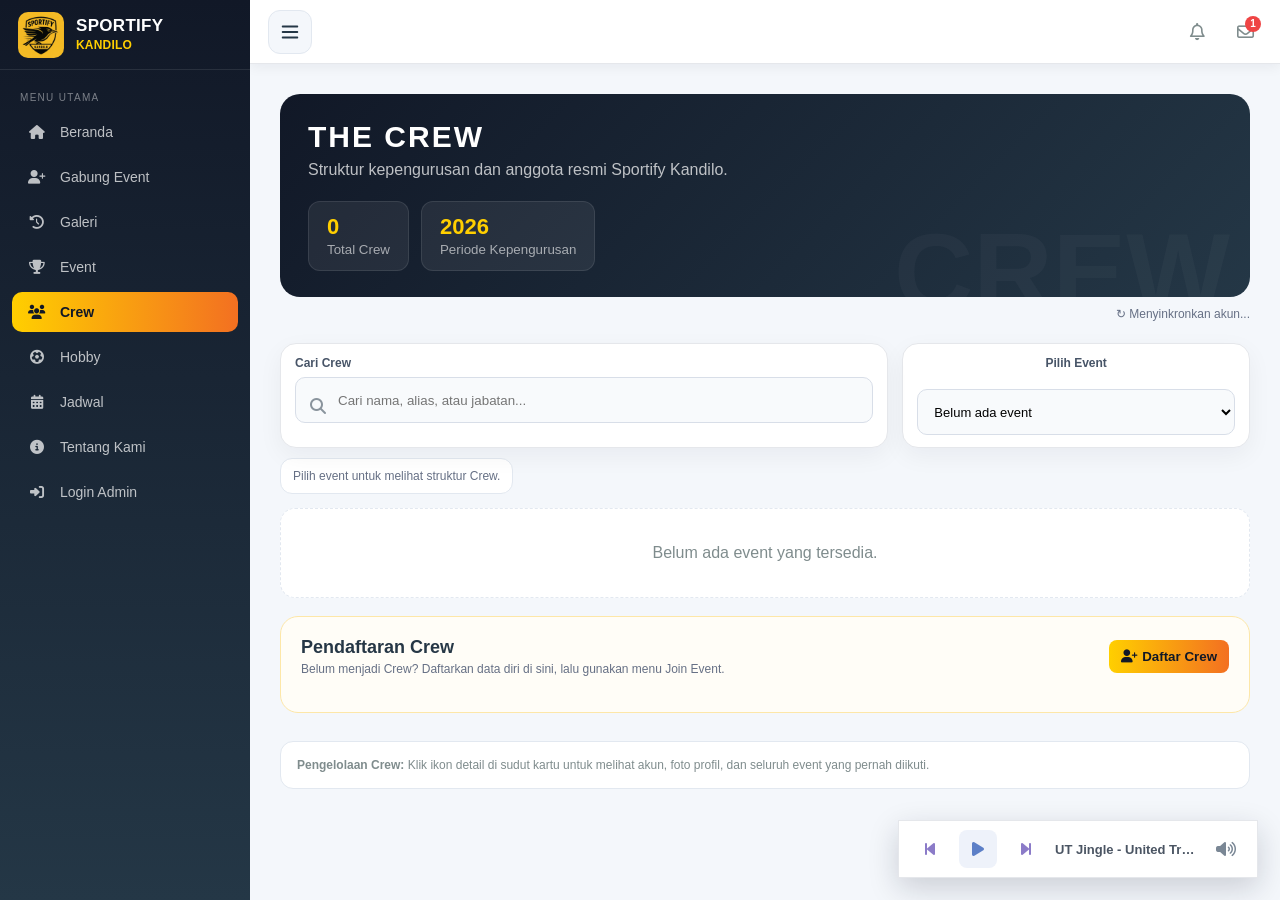
<file: crew.html>
<!DOCTYPE html>
<html lang="id">
<head>
<meta charset="UTF-8"><meta name="viewport" content="width=device-width,initial-scale=1.0">
<title>Crew • Sportify Kandilo</title>
<link rel="stylesheet" href="https://cdnjs.cloudflare.com/ajax/libs/font-awesome/6.4.0/css/all.min.css">
<style>
:root{--dark:#111827;--blue:#243746;--yellow:#ffcf00;--orange:#f37021;--bg:#f4f7fb;--muted:#7f8c8d;--line:#e2e8f0;--white:#fff;--sidebar:250px}
*{box-sizing:border-box;margin:0;padding:0;font-family:Segoe UI,Tahoma,sans-serif}body{background:var(--bg);color:#263746;min-height:100vh;display:flex}.sidebar{width:var(--sidebar);min-height:100vh;background:linear-gradient(180deg,#111827,#243746);color:#fff;position:fixed;left:0;top:0;bottom:0;padding-bottom:20px;z-index:10}.brand{height:70px;padding:12px 18px;border-bottom:1px solid #ffffff18;display:flex;align-items:center;gap:12px;flex-shrink:0}.brand img{width:46px;height:46px;min-width:46px;object-fit:cover;border-radius:10px;background:#fff;display:block}.brand div{display:flex;flex-direction:column;justify-content:center;line-height:1.05;min-width:0}.brand b{font-size:17px;font-weight:800;letter-spacing:.3px}.brand span{display:block;color:var(--yellow);font-size:12px;font-weight:700;margin-top:4px;letter-spacing:.2px}.label{font-size:10px;color:#ffffff70;letter-spacing:1.3px;padding:22px 20px 9px;text-transform:uppercase}.nav{list-style:none;padding:0 12px}.nav li{margin-bottom:5px}.nav a{display:flex;gap:13px;align-items:center;padding:12px 15px;border-radius:10px;color:#ffffffb8;text-decoration:none;font-size:14px}.nav a:hover{background:#ffffff12;color:#fff}.nav a.active{background:linear-gradient(90deg,var(--yellow),var(--orange));color:#111827;font-weight:700}.nav i{width:20px;text-align:center}.main{margin-left:var(--sidebar);width:calc(100% - var(--sidebar));min-height:100vh}.top{height:70px;background:#fff;border-bottom:1px solid var(--line);display:flex;align-items:center;justify-content:space-between;padding:0 30px;flex-shrink:0}.welcome-text{display:none!important}.welcome-text h2{font-size:18px;font-weight:600;color:#263746}.header-actions{display:flex;align-items:center;gap:20px}.search-box{position:relative;width:260px}.search-box input{width:100%;padding:8px 16px 8px 38px;border-radius:20px;border:1px solid var(--line);background:#f4f7fb;font-size:13px;outline:none}.search-box i{position:absolute;left:14px;top:50%;transform:translateY(-50%);color:#7f8c8d;font-size:14px}.header-icons{display:flex;gap:15px;color:#7f8c8d;font-size:18px}.header-icons i{cursor:pointer}.header-icon-btn{position:relative;width:38px;height:38px;border:0;background:transparent;color:#7f8c8d;border-radius:10px;display:inline-flex;align-items:center;justify-content:center;font-size:18px;cursor:pointer;transition:.2s}.header-icon-btn:hover{background:rgba(255,193,7,.12);color:#f59e0b}.header-badge{display:none;position:absolute;top:1px;right:1px;min-width:16px;height:16px;padding:0 4px;border-radius:999px;background:#ef4444;color:#fff;font:700 10px/16px Arial;text-align:center}.header-badge:not(:empty){display:block}.header-popover{position:fixed;right:95px;top:62px;width:340px;max-width:calc(100vw - 30px);background:#fff;border:1px solid #e5e7eb;border-radius:14px;box-shadow:0 18px 45px rgba(15,23,42,.18);padding:16px;z-index:9999}.header-popover h4{margin:0 0 10px;font-size:15px;color:#263746}.header-popover p{font-size:12px;color:#667085;line-height:1.5;margin:0}.header-popover-item{padding:11px;border:1px solid #edf0f3;border-radius:10px;background:#f8fafc;margin-top:8px}.header-popover-item strong{display:block;font-size:13px;color:#263746}.header-popover-item span{display:block;font-size:11px;color:#667085;margin-top:3px}.user-profile{display:flex;align-items:center;gap:10px;padding-left:15px;border-left:1px solid var(--line)}.user-avatar{width:36px;height:36px;border-radius:50%;background:#d1d5db;display:flex;align-items:center;justify-content:center;color:#4b5563}.logout-link{color:#7f8c8d;text-decoration:none;font-size:18px}.top .user-name{font-size:13px;font-weight:600;color:#263746}.visitor-header-hidden{display:none!important}.is-admin .visitor-header-hidden{display:flex!important}.content{padding:30px;max-width:1250px;margin:auto}.hero{background:linear-gradient(135deg,#111827,#243746);border-radius:20px;padding:32px;color:#fff;position:relative;overflow:hidden}.hero:after{content:'CREW';position:absolute;right:20px;bottom:-38px;font-size:110px;font-weight:900;color:#ffffff08}.hero h1{font-size:34px;letter-spacing:2px}.hero p{color:#ffffffb8;margin-top:7px}.stats{display:flex;gap:12px;margin-top:22px}.stat{background:#ffffff12;border:1px solid #ffffff18;border-radius:12px;padding:12px 18px}.stat strong{display:block;font-size:22px;color:var(--yellow)}.stat small{color:#fff9}.search{margin:22px 0;position:relative}.search input{width:100%;border:1px solid var(--line);background:#fff;padding:14px 18px 14px 44px;border-radius:12px;outline:none}.search i{position:absolute;left:17px;top:14px;color:#8a949d}.section-title{display:flex;align-items:center;justify-content:space-between;margin:28px 0 13px}.section-title h3{font-size:18px}.section-title span{font-size:12px;color:var(--muted)}.leader-grid{display:grid;grid-template-columns:repeat(2,1fr);gap:16px}.role-section{margin-bottom:25px}.role-head{display:flex;align-items:center;gap:10px;margin-bottom:12px}.role-head .icon{width:34px;height:34px;border-radius:10px;background:#fff0c2;color:#a36f00;display:grid;place-items:center}.role-head h4{font-size:15px}.role-head p{font-size:11px;color:var(--muted)}.crew-card{background:#fff;border:1px solid var(--line);border-radius:16px;padding:18px;display:flex;align-items:center;gap:15px;box-shadow:0 4px 14px #18212b08}.crew-photo{width:62px;height:62px;border-radius:16px;background:linear-gradient(135deg,#111827,#f37021);color:#fff;display:grid;place-items:center;font-size:20px;font-weight:800;flex-shrink:0}.crew-info{flex:1}.crew-info h5{font-size:16px}.crew-info .alias{font-size:12px;color:#f37021;font-weight:700;margin-top:2px}.crew-info p{font-size:12px;color:var(--muted);margin-top:5px}.badge{font-size:10px;padding:6px 9px;border-radius:999px;background:#fff5cf;color:#8a6500;font-weight:700}.member-grid{display:grid;grid-template-columns:repeat(3,1fr);gap:14px}.member-card{background:#fff;border:1px solid var(--line);border-radius:15px;padding:16px;display:flex;align-items:center;gap:12px}.member-photo{width:48px;height:48px;border-radius:13px;background:#eef2f7;display:grid;place-items:center;font-weight:800;color:#243746}.member-info{flex:1}.member-info h5{font-size:14px}.member-info p{font-size:11px;color:var(--muted);margin-top:3px}.empty{padding:35px;text-align:center;color:var(--muted);background:#fff;border:1px dashed var(--line);border-radius:15px}.crew-actions{display:none!important}.crew-photo,.member-photo{overflow:hidden}.crew-photo img,.member-photo img{width:100%;height:100%;object-fit:cover}.modal-box h3{margin-bottom:18px}.footer-note{margin-top:28px;padding:16px;background:#fff;border:1px solid var(--line);border-radius:13px;font-size:12px;color:var(--muted)}

/* LUXURY CREW STRUCTURE */
.crew-structure{position:relative;padding:10px 4px 20px}.rank-row{display:flex;justify-content:center;gap:20px;position:relative;margin:0 auto 34px;flex-wrap:wrap}.rank-row:not(:last-child)::after{content:"";position:absolute;width:2px;height:34px;left:50%;bottom:-34px;background:linear-gradient(var(--yellow),var(--orange));transform:translateX(-50%);opacity:.65}.rank-row.two::before{content:"";position:absolute;top:-17px;left:25%;right:25%;height:2px;background:linear-gradient(90deg,transparent,var(--yellow),var(--orange),transparent);opacity:.65}.lux-card{position:relative;width:min(390px,100%);padding:24px 24px 22px;border-radius:22px;background:linear-gradient(145deg,#fff,#f7fafc);border:1px solid #e6eaf0;box-shadow:0 18px 40px rgba(17,24,39,.10),inset 0 1px #fff;display:flex;align-items:center;gap:18px;overflow:hidden}.lux-card::before{content:"";position:absolute;inset:0 auto 0 0;width:5px;background:linear-gradient(180deg,var(--yellow),var(--orange))}.lux-card.primary{width:min(470px,100%);padding:30px;border:1px solid #f3d77a;box-shadow:0 22px 55px rgba(17,24,39,.16)}.lux-card.primary .lux-photo{width:88px;height:88px;border-radius:24px}.lux-photo{width:68px;height:68px;border-radius:20px;flex:0 0 auto;display:grid;place-items:center;background:linear-gradient(135deg,#111827,#374b5c 55%,#f37021);color:#fff;font-size:22px;font-weight:900;overflow:hidden;border:3px solid #fff;box-shadow:0 7px 18px #11182726}.lux-photo img{width:100%;height:100%;object-fit:cover}.lux-info{min-width:0;flex:1}.lux-role{display:inline-flex;align-items:center;gap:7px;font-size:10px;letter-spacing:1.4px;font-weight:900;color:#8b6500;background:#fff3c4;padding:6px 10px;border-radius:999px;text-transform:uppercase;margin-bottom:8px}.lux-info h5{font-size:19px;white-space:nowrap;overflow:hidden;text-overflow:ellipsis}.lux-card.primary .lux-info h5{font-size:24px}.lux-info p{font-size:12px;color:var(--muted);margin-top:5px}.structure-label{text-align:center;margin:5px 0 16px;color:#8b6500;font-size:11px;letter-spacing:2px;text-transform:uppercase;font-weight:900}.role-section .role-head{display:none}.role-section.lux-hidden{display:none}.rank-row .lux-card{animation:rise .45s ease both}.rank-row .lux-card:nth-child(2){animation-delay:.08s}@keyframes rise{from{opacity:0;transform:translateY(10px)}to{opacity:1;transform:none}}
@media(max-width:900px){.sidebar{width:78px}.brand{justify-content:center}.brand div,.label{display:none}.nav a span{display:none}.nav a{justify-content:center}.main{margin-left:78px;width:calc(100% - 78px)}.leader-grid,.member-grid{grid-template-columns:1fr}.content{padding:18px}.top{padding:0 18px}}


.event-crew-selector{margin:22px 0 12px;background:#fff;border:1px solid #e5e7eb;border-radius:16px;padding:14px 16px;display:flex;align-items:center;gap:12px;box-shadow:0 8px 24px rgba(17,24,39,.05)}.event-crew-selector label{font-size:12px;font-weight:800;color:#475467;white-space:nowrap}.event-crew-selector select{flex:1;min-width:0;border:1px solid #d8dee8;border-radius:10px;padding:11px 12px;background:#f8fafc;font-size:13px;outline:none}.selected-event-note{font-size:12px;color:#667085;margin:6px 0 14px}.admin-event-select{width:100%;border:1px solid #d8dee8;border-radius:10px;padding:11px 12px;background:#fff;font-size:13px;margin-bottom:14px}.structure-slide-title{font-size:14px;font-weight:800;margin-bottom:14px;color:#263746}.structure-slide-title span{font-weight:500;color:#667085;margin-left:6px}.admin-empty{padding:18px;border:1px dashed #d8dee8;border-radius:12px;color:#667085;background:#fff;text-align:center}
.admin-crew-panel{margin:22px 0;padding:20px;background:#fff;border:1px solid #e5e7eb;border-radius:18px;box-shadow:0 8px 24px rgba(17,24,39,.07)}
.admin-panel-head{display:flex;align-items:center;justify-content:space-between;gap:15px;margin-bottom:16px}.admin-panel-head h3{font-size:18px}.admin-panel-head p{font-size:12px;color:#667085;margin-top:4px}.admin-slide-nav{display:flex;align-items:center;justify-content:space-between;gap:12px;padding:12px 14px;margin-bottom:12px;background:#f8fafc;border:1px solid var(--line);border-radius:12px}.admin-slide-nav strong{font-size:13px;color:#263746}.admin-slide-nav .crew-btn:disabled{opacity:.4;cursor:not-allowed}
.admin-group-editor{border:1px solid #e5e7eb;border-radius:14px;padding:15px;margin-bottom:12px;background:#f8fafc}.editor-row{display:grid;grid-template-columns:1fr 1fr;gap:10px}.editor-row input,.editor-row textarea{width:100%;border:1px solid #d8dee8;border-radius:8px;padding:9px;font-size:13px;background:#fff}.editor-row textarea{resize:vertical;min-height:70px}.editor-label{display:block;font-size:11px;font-weight:700;color:#475467;margin-bottom:5px}.member-editor{display:grid;grid-template-columns:1fr 1fr 1.35fr auto;gap:8px;align-items:end;margin-top:10px}.member-editor input{width:100%;border:1px solid #d8dee8;border-radius:8px;padding:9px;font-size:12px}.photo-upload{display:flex;align-items:center;gap:8px}.photo-upload input[type=file]{padding:7px;background:#fff}.photo-upload small{display:block;color:#667085;font-size:10px;margin-top:4px}.crew-btn{border:1px solid #d8dee8;background:#fff;border-radius:8px;padding:9px 12px;font-weight:700;cursor:pointer}.crew-btn:hover{background:#f3f4f6}.crew-btn.primary{background:linear-gradient(90deg,#ffcf00,#f37021);border:0;color:#111827}.move-btns{display:flex;gap:5px}.editor-title{display:flex;justify-content:space-between;align-items:center;margin-bottom:10px}.editor-title strong{font-size:14px}.admin-panel-actions{display:flex;align-items:center;gap:10px;margin-top:15px}.admin-panel-actions span{font-size:12px;color:#16a34a}.is-admin .crew-actions{display:flex!important}.crew-actions{margin-left:auto;display:none;gap:5px}.crew-actions button{border:1px solid #d8dee8;background:#fff;border-radius:7px;padding:6px 8px;cursor:pointer}.crew-actions button:hover{background:#f3f4f6}@media(max-width:800px){.editor-row,.member-editor{grid-template-columns:1fr}.admin-panel-head{align-items:flex-start;flex-direction:column}}
@media (max-width:900px){.crew-cards{grid-template-columns:repeat(3,minmax(0,1fr));gap:12px}.crew-card .lux-photo{width:78px;height:78px}.crew-card h4{font-size:15px}}@media (max-width:600px){.crew-cards{grid-template-columns:repeat(2,minmax(0,1fr));gap:10px}.crew-slide-inner{padding:20px}.crew-card .lux-photo{width:68px;height:68px}.crew-card h4{font-size:14px}.crew-card p{font-size:11px}}.header-admin-login{display:inline-flex;align-items:center;justify-content:center;gap:0;width:36px;height:36px;padding:0;border:1px solid #e2e8f0;border-radius:9px;background:#fff;color:#243746;text-decoration:none;font-size:12px;font-weight:700;white-space:nowrap;transition:.2s}.header-admin-login:hover{background:#fff3c4;border-color:#ffcf00;color:#111827}</style>
<style id="music-widget-style">
.compact-player{position:fixed;right:22px;bottom:22px;z-index:9999;width:min(360px,calc(100vw - 30px));height:58px;background:#fff;border:1px solid #e5e7eb;box-shadow:0 10px 30px rgba(15,23,42,.18);display:flex;align-items:center;padding:0 12px;gap:10px;font-family:inherit}
.player-btn{width:38px;height:38px;border:0;background:transparent;color:#8b7bc8;border-radius:8px;cursor:pointer;font-size:16px;display:grid;place-items:center}.player-btn:hover{background:#f1eff8}.player-play{color:#5c7fc7;background:#eef2fa}.player-track{flex:1;min-width:0;color:#4b5563;font-size:13px;font-weight:600;white-space:nowrap;overflow:hidden;text-overflow:ellipsis}.player-volume{color:#7a8795}.compact-player iframe{position:absolute;width:1px;height:1px;opacity:0;pointer-events:none}
@media(max-width:600px){.compact-player{right:10px;bottom:10px;height:54px}.player-btn{width:34px;height:34px}}

.admin-crew-panel{margin:22px 0;padding:20px;background:#fff;border:1px solid #e5e7eb;border-radius:18px;box-shadow:0 8px 24px rgba(17,24,39,.07)}
.admin-panel-head{display:flex;align-items:center;justify-content:space-between;gap:15px;margin-bottom:16px}.admin-panel-head h3{font-size:18px}.admin-panel-head p{font-size:12px;color:#667085;margin-top:4px}.admin-group-editor{border:1px solid #e5e7eb;border-radius:14px;padding:15px;margin-bottom:12px;background:#f8fafc}.editor-row{display:grid;grid-template-columns:1fr 1fr;gap:10px}.editor-row input,.editor-row textarea{width:100%;border:1px solid #d8dee8;border-radius:8px;padding:9px;font-size:13px;background:#fff}.editor-row textarea{resize:vertical;min-height:70px}.editor-label{display:block;font-size:11px;font-weight:700;color:#475467;margin-bottom:5px}.member-editor{display:grid;grid-template-columns:1fr 1fr 1.35fr auto;gap:8px;align-items:end;margin-top:10px}.member-editor input{width:100%;border:1px solid #d8dee8;border-radius:8px;padding:9px;font-size:12px}.photo-upload{display:flex;align-items:center;gap:8px}.photo-upload input[type=file]{padding:7px;background:#fff}.photo-upload small{display:block;color:#667085;font-size:10px;margin-top:4px}.crew-btn{border:1px solid #d8dee8;background:#fff;border-radius:8px;padding:9px 12px;font-weight:700;cursor:pointer}.crew-btn:hover{background:#f3f4f6}.crew-btn.primary{background:linear-gradient(90deg,#ffcf00,#f37021);border:0;color:#111827}.move-btns{display:flex;gap:5px}.editor-title{display:flex;justify-content:space-between;align-items:center;margin-bottom:10px}.editor-title strong{font-size:14px}.admin-panel-actions{display:flex;align-items:center;gap:10px;margin-top:15px}.admin-panel-actions span{font-size:12px;color:#16a34a}.is-admin .crew-actions{display:flex!important}.crew-actions{margin-left:auto;display:none;gap:5px}.crew-actions button{border:1px solid #d8dee8;background:#fff;border-radius:7px;padding:6px 8px;cursor:pointer}.crew-actions button:hover{background:#f3f4f6}@media(max-width:800px){.editor-row,.member-editor{grid-template-columns:1fr}.admin-panel-head{align-items:flex-start;flex-direction:column}}

/* CREW SLIDER */
.crew-slider{position:relative;margin:10px auto 28px;max-width:760px}.crew-viewport{overflow:hidden;border-radius:24px}.crew-track{display:flex;transition:transform .45s ease;will-change:transform}.crew-slide{min-width:100%;padding:8px}.crew-slide-inner{min-height:300px;padding:28px;border-radius:24px;background:linear-gradient(145deg,#fff,#f7fafc);border:1px solid #e6eaf0;box-shadow:0 18px 45px rgba(17,24,39,.10);position:relative;overflow:hidden}.crew-cards{display:grid;grid-template-columns:repeat(5,minmax(0,1fr));gap:18px;width:100%;position:relative;z-index:1}.crew-card{display:flex;flex-direction:column;align-items:center;justify-content:center;text-align:center;min-width:0}.crew-card .lux-photo{width:92px;height:92px;border-radius:24px;font-size:24px;margin-bottom:12px}.crew-card .lux-role{margin-bottom:7px;font-size:12px}.crew-card h4{font-size:18px;margin:0;word-break:break-word}.crew-card p{font-size:12px;color:var(--muted);margin-top:5px;word-break:break-word}.crew-slide-inner:before{content:"";position:absolute;left:0;top:0;bottom:0;width:6px;background:linear-gradient(180deg,var(--yellow),var(--orange))}.crew-slide .lux-role{display:inline-flex;align-items:center;gap:6px}.slider-nav{display:flex;align-items:center;justify-content:center;gap:14px;margin-top:16px}.slider-btn{width:40px;height:40px;border:1px solid var(--line);background:#fff;border-radius:50%;cursor:pointer;color:#263746;box-shadow:0 4px 12px rgba(17,24,39,.08)}.slider-btn:hover{background:#fff3c4}.slider-btn:disabled{opacity:.35;cursor:not-allowed}.slider-dots{display:flex;gap:7px;justify-content:center;align-items:center;max-width:70%;overflow:hidden}.slider-dot{width:8px;height:8px;border:0;border-radius:50%;background:#cbd5e1;cursor:pointer;padding:0;flex:0 0 auto}.slider-dot.active{width:22px;border-radius:8px;background:linear-gradient(90deg,var(--yellow),var(--orange))}.slider-count{font-size:11px;color:var(--muted);text-align:center;margin-top:8px}
@media (max-width:900px){.crew-cards{grid-template-columns:repeat(3,minmax(0,1fr));gap:12px}.crew-card .lux-photo{width:78px;height:78px}.crew-card h4{font-size:15px}}@media (max-width:600px){.crew-cards{grid-template-columns:repeat(2,minmax(0,1fr));gap:10px}.crew-slide-inner{padding:20px}.crew-card .lux-photo{width:68px;height:68px}.crew-card h4{font-size:14px}.crew-card p{font-size:11px}}</style>

<style id="simple-vertical-crew">
/* Kartu Crew ringkas dan terstruktur */
.top{position:sticky;top:0;z-index:1000;box-shadow:0 3px 12px rgba(15,23,42,.06)}
.crew-tools{display:grid;grid-template-columns:minmax(0,1.4fr) minmax(280px,.8fr);gap:14px;align-items:stretch;margin:22px 0 10px}.crew-tools .search,.crew-tools .event-crew-selector{margin:0;padding:12px 14px;background:#fff;border:1px solid #e5e7eb;border-radius:16px;box-shadow:0 8px 24px rgba(17,24,39,.05)}.crew-tools .search{display:flex;flex-direction:column}.crew-tools label{display:block;margin-bottom:7px;font-size:12px;font-weight:800;color:#475467}.crew-search-control{position:relative;flex:1}.crew-search-control input,.crew-tools .event-crew-selector select{width:100%;height:46px;min-height:46px;border:1px solid #d8dee8;border-radius:10px;background:#f8fafc;outline:none}.crew-search-control input{padding:11px 14px 11px 42px}.crew-search-control i{position:absolute;left:15px;top:50%;transform:translateY(-50%);color:#8a949d;z-index:1}.crew-tools .event-crew-selector{display:flex;flex-direction:column}.crew-tools .event-crew-selector select{flex:none;padding:11px 12px}.admin-approved-row{display:grid;grid-template-columns:minmax(0,1.6fr) minmax(220px,.8fr) 118px;gap:16px;align-items:start}.admin-approved-name{height:46px;padding:0 14px;background:#fff;border:1px solid #d8dee8;border-radius:10px;font-size:13px;font-weight:700;display:flex;align-items:center}.admin-approved-meta{display:flex;align-items:center;gap:14px;flex-wrap:wrap;margin-top:8px;color:#667085;font-size:12px}.admin-approved-role input{display:block;width:100%!important;height:46px!important;min-height:46px!important;margin:0!important;padding:0 13px!important;border:1px solid #d8dee8!important;border-radius:10px!important;background:#fff!important;font:inherit!important;outline:none}.admin-approved-role input:focus{border-color:#f3c400!important;box-shadow:0 0 0 3px rgba(243,196,0,.14)}.admin-approved-save{width:118px;height:46px;min-height:46px;margin-top:16px;align-self:start;white-space:nowrap}
.crew-slider{max-width:none!important;margin:8px 0 26px!important}.crew-slide{padding:4px!important}.crew-slide-inner{min-height:0!important;padding:22px!important;border-radius:18px!important;box-shadow:0 10px 28px rgba(17,24,39,.08)!important}.crew-cards{display:grid!important;grid-template-columns:repeat(auto-fit,minmax(260px,340px))!important;justify-content:center!important;gap:16px!important;width:100%!important}.crew-card{position:relative;width:100%!important;min-height:210px!important;display:grid!important;grid-template-columns:106px minmax(0,1fr)!important;align-items:center!important;gap:18px!important;text-align:left!important;padding:22px!important;background:#fff!important;border:1px solid var(--line)!important;border-radius:18px!important;box-shadow:0 6px 20px rgba(17,24,39,.07)!important}.crew-profile-visual{display:flex;flex-direction:column;align-items:center;gap:10px}.crew-card .lux-photo{width:92px!important;height:92px!important;min-width:92px!important;margin:0!important;border-radius:50%!important;border:3px solid #fff!important;box-shadow:0 0 0 2px #f3c400,0 8px 20px rgba(17,24,39,.13)!important;overflow:hidden}.crew-card .lux-photo img{width:100%;height:100%;object-fit:cover}.crew-card-info{min-width:0}.crew-card .lux-role{margin:0 0 8px!important}.crew-card h4{font-size:18px!important;margin:0!important;white-space:nowrap;overflow:hidden;text-overflow:ellipsis}.crew-card p{margin-top:5px!important}.crew-event-logos{display:flex;align-items:center;justify-content:center;gap:5px;flex-wrap:wrap;min-height:30px}.crew-event-logos img{width:28px!important;height:28px!important;border-radius:50%!important;padding:2px!important;box-shadow:0 2px 7px rgba(17,24,39,.10)}.crew-detail-btn{position:absolute;top:12px;right:12px;width:38px;height:38px;border:1px solid var(--line);border-radius:10px;background:#fff;color:#475467;display:grid;place-items:center;cursor:pointer}.crew-detail-btn:hover{background:#fff7d6;color:#111827;border-color:#f3c400}.structure-slide-title{margin-bottom:16px!important}.selected-event-note{padding:10px 12px;background:#fff;border:1px solid var(--line);border-radius:12px;width:fit-content;max-width:100%}#publicCrewRegistration{box-shadow:none!important;background:#fffdf7!important;border-color:#fde7a8!important}.hero{padding:26px 28px!important}.hero h1{font-size:30px!important}.profile-summary{display:grid;grid-template-columns:120px minmax(0,1fr);gap:22px;align-items:center;padding:18px;border:1px solid var(--line);border-radius:16px;background:#f8fafc}.profile-summary-photo{width:108px;height:108px;border-radius:50%;object-fit:cover;background:#e2e8f0;border:4px solid #fff;box-shadow:0 0 0 2px #f3c400}.profile-summary-events{display:flex;gap:8px;flex-wrap:wrap;margin-top:12px}.profile-summary-events span{display:inline-flex;align-items:center;gap:7px;padding:6px 9px;background:#fff;border:1px solid var(--line);border-radius:999px;font-size:11px;font-weight:700}.profile-summary-events img{width:26px;height:26px;border-radius:50%;object-fit:contain}.profile-summary-actions{display:flex;justify-content:flex-end;margin-top:16px}#crewProfileDialog>.admin-panel-head{position:sticky;top:-24px;z-index:20;margin:-24px -24px 20px;padding:22px 24px 16px;background:#fff;border-bottom:1px solid #e5e7eb;box-shadow:0 5px 12px rgba(15,23,42,.05)}
.admin-approved-save{margin-top:23px}
@media(max-width:900px){.crew-tools{grid-template-columns:1fr}.crew-cards{grid-template-columns:1fr!important}.admin-approved-row{grid-template-columns:1fr}.admin-approved-save{width:100%;margin-top:0}}
@media(max-width:600px){.crew-card{grid-template-columns:88px minmax(0,1fr)!important;padding:18px!important;gap:13px!important}.crew-card .lux-photo{width:78px!important;height:78px!important;min-width:78px!important}.crew-card h4{font-size:15px!important}.crew-slide-inner{padding:16px!important}.hero{padding:22px!important}.stats{flex-wrap:wrap}.profile-summary{grid-template-columns:1fr;text-align:center}.profile-summary-photo{margin:auto}.profile-summary-events{justify-content:center}#crewProfileForm .editor-row{grid-template-columns:1fr!important}#crewProfileModal{padding:10px!important}#crewProfileModal>div{margin:10px auto!important;padding:18px!important}#crewProfileDialog>.admin-panel-head{top:-18px;margin:-18px -18px 18px;padding:18px}}
</style>

<style id="sportify-loading-style">#sportify-page-loader{position:fixed;inset:0;background:rgba(17,24,39,.97);display:flex;align-items:center;justify-content:center;z-index:99999;opacity:1;visibility:visible;transition:opacity .35s ease,visibility .35s ease}#sportify-page-loader.hide{opacity:0;visibility:hidden;pointer-events:none}.sportify-loader-box{text-align:center}.sportify-loader-wrap{position:relative;width:150px;height:150px;margin:0 auto;display:flex;align-items:center;justify-content:center}.sportify-loader-logo-base,.sportify-loader-logo-fill{position:absolute;width:150px;height:150px;object-fit:contain;display:block}.sportify-loader-logo-base{opacity:.28;filter:brightness(0) invert(1) drop-shadow(0 8px 18px rgba(0,0,0,.35))}.sportify-loader-logo-fill{padding:0;background:linear-gradient(120deg,transparent 0%,transparent 30%,#ffcf00 45%,#f37021 55%,transparent 70%,transparent 100%);background-size:260% 100%;-webkit-mask-image:url('./img/logo_sportify_loader.png');mask-image:url('./img/logo_sportify_loader.png');-webkit-mask-size:contain;mask-size:contain;-webkit-mask-position:center;mask-position:center;-webkit-mask-repeat:no-repeat;mask-repeat:no-repeat;animation:sportifyLogoLoad 1.35s ease-in-out infinite;filter:drop-shadow(0 8px 18px rgba(255,207,0,.22))}.sportify-loader-text{margin-top:14px;color:#fff;font-weight:800;letter-spacing:1.5px;font-size:15px}.sportify-loader-dots{margin-top:8px;color:#ffcf00;letter-spacing:4px;animation:sportifyDots 1s infinite}@keyframes sportifyLogoLoad{0%{background-position:100% 0;transform:scale(.96)}50%{background-position:0 0;transform:scale(1.02)}100%{background-position:-100% 0;transform:scale(.96)}}@keyframes sportifyDots{0%,100%{opacity:.35}50%{opacity:1}}</style>

<style id="sportify-header-icons-keep-visible">
.header-icon-btn,.global-header-icon-btn{display:inline-flex!important;visibility:visible!important;opacity:1!important;pointer-events:auto!important;}
.header-icon-btn i,.global-header-icon-btn i{visibility:visible!important;opacity:1!important;}
.header-badge,.global-header-badge,.about-badge{pointer-events:none;}
</style>

<style id="sportify-header-icons-right-fix">
/* Header: lonceng dan pesan berada di sisi kanan */
.top-header{position:relative}.top{position:sticky!important;top:0;z-index:1000}
.header-actions, .actions { margin-left: auto !important; display:flex !important; align-items:center !important; justify-content:flex-end !important; }
.header-icons, .icons { margin-left:auto !important; display:flex !important; align-items:center !important; justify-content:flex-end !important; }
/* Kolom pencarian header disembunyikan agar ikon berada di kanan */
.top-header .search-box, .top .search-box { display:none !important; }
.top-header .search, .top .search { display:none !important; }
@media (max-width:600px){ .header-actions,.actions{gap:8px !important;} }
</style>
<style id="sportify-admin-login-responsive">.header-admin-login{display:inline-flex;align-items:center;justify-content:center;width:30px;height:38px;padding:0;border:0!important;border-radius:0;background:transparent!important;color:#6b168f!important;text-decoration:none;font-size:17px;font-weight:400;white-space:nowrap;transition:transform .15s ease,color .15s ease;box-shadow:none!important}.header-admin-login:hover{background:transparent!important;color:#4f0f6b!important;transform:scale(1.08)}.header-admin-login i{font-size:15px;line-height:1}.header-admin-login span{display:none!important}@media(max-width:600px){.header-admin-login{width:30px;height:38px;padding:0}.header-admin-login i{font-size:15px}}</style>
<style id="sportify-user-top-icons-common">
.top-header .header-actions, .top .actions, .top .header-actions{margin-left:auto!important;display:flex!important;align-items:center!important;justify-content:flex-end!important;}
.top-header .header-icons, .top .icons, .top .header-icons{display:flex!important;align-items:center!important;justify-content:flex-end!important;gap:14px!important;margin-left:auto!important;}
.global-header-icon-btn,.header-icon-btn,.icon-btn{width:34px!important;height:34px!important;min-width:34px!important;padding:0!important;border:0!important;background:transparent!important;border-radius:8px!important;display:inline-flex!important;align-items:center!important;justify-content:center!important;color:#7f8c8d!important;text-decoration:none!important;box-shadow:none!important;cursor:pointer!important;}
.global-header-icon-btn:hover,.header-icon-btn:hover,.icon-btn:hover{background:#f4f7fb!important;color:#243746!important;}
.global-header-icon-btn i,.header-icon-btn i,.icon-btn i{font-size:17px!important;line-height:1!important;}
.header-admin-login{width:34px!important;height:34px!important;min-width:34px!important;padding:0!important;border:0!important;background:transparent!important;border-radius:8px!important;color:#6b168f!important;display:inline-flex!important;align-items:center!important;justify-content:center!important;text-decoration:none!important;box-shadow:none!important;}
.header-admin-login:hover{background:#f4f7fb!important;color:#4f0f6b!important;transform:none!important;}
.header-admin-login i{font-size:16px!important;line-height:1!important;}
.header-admin-login span{display:none!important;}
@media(max-width:600px){.top-header .header-icons,.top .icons,.top .header-icons{gap:8px!important;}.global-header-icon-btn,.header-icon-btn,.icon-btn,.header-admin-login{width:32px!important;height:32px!important;min-width:32px!important;}}
</style>

<style id="kdm-universal-user-top-icons">
/* KDM: ikon header kanan atas diseragamkan di semua halaman user */
.top, .top-header {
  height: 64px !important;
  min-height: 64px !important;
  display: flex !important;
  align-items: center !important;
  box-sizing: border-box !important;
  padding: 0 28px !important;
  background: #fff !important;
  border-bottom: 1px solid #e5e7eb !important;
}
.top .actions, .top-header .header-actions {
  width: 100% !important;
  margin-left: auto !important;
  display: flex !important;
  align-items: center !important;
  justify-content: flex-end !important;
}
.top .icons, .top-header .header-icons {
  margin-left: auto !important;
  display: flex !important;
  align-items: center !important;
  justify-content: flex-end !important;
  gap: 14px !important;
}
.top .icon-btn, .top-header .global-header-icon-btn, .top-header .header-icon-btn, .top .header-icon-btn {
  width: 34px !important;
  height: 34px !important;
  min-width: 34px !important;
  padding: 0 !important;
  margin: 0 !important;
  border: 0 !important;
  background: transparent !important;
  border-radius: 8px !important;
  display: inline-flex !important;
  align-items: center !important;
  justify-content: center !important;
  color: #7f8c8d !important;
  font-size: 18px !important;
  box-shadow: none !important;
}
.top .icon-btn:hover, .top-header .global-header-icon-btn:hover, .top-header .header-icon-btn:hover {
  background: #f4f6f8 !important;
}
.top .icon-btn i, .top-header .global-header-icon-btn i, .top-header .header-icon-btn i {
  font-size: 17px !important;
  line-height: 1 !important;
}
.header-admin-login {
  width: 34px !important;
  height: 34px !important;
  min-width: 34px !important;
  padding: 0 !important;
  margin: 0 !important;
  border: 0 !important;
  border-radius: 8px !important;
  background: transparent !important;
  color: #6b168f !important;
  display: inline-flex !important;
  align-items: center !important;
  justify-content: center !important;
  text-decoration: none !important;
  box-shadow: none !important;
}
.header-admin-login:hover {
  background: #f4f6f8 !important;
  color: #4f0f6b !important;
  transform: none !important;
}
.header-admin-login i { font-size: 17px !important; line-height: 1 !important; }
.header-admin-login span { display: none !important; }
@media (max-width: 700px) {
  .top, .top-header { padding: 0 16px !important; }
  .top .icons, .top-header .header-icons { gap: 8px !important; }
}
</style>


<style id="admin-logout-sidebar">
.admin-logout-nav{display:none!important;}
.is-admin .admin-logout-nav{display:block!important;}
.admin-logout-nav a{color:#ffb4b4!important;}
.admin-logout-nav a:hover{background:rgba(239,68,68,.14)!important;color:#fff!important;}
</style>

<style id="kdm-common-top-header-final">
/* Header kanan atas diseragamkan di semua halaman */
.top, .top-header {height:64px!important;background:#fff!important;border-bottom:1px solid #e5e7eb!important;display:flex!important;align-items:center!important;justify-content:flex-end!important;padding:0 18px!important;box-sizing:border-box!important;}
.top .actions, .top-header .header-actions {margin-left:auto!important;display:flex!important;align-items:center!important;justify-content:flex-end!important;gap:0!important;height:100%!important;}
.top .icons, .top-header .header-icons {display:flex!important;align-items:center!important;justify-content:flex-end!important;gap:12px!important;margin:0!important;}
.top .icon-btn, .top-header .global-header-icon-btn, .top-header .header-icon-btn {width:34px!important;height:34px!important;min-width:34px!important;padding:0!important;border:0!important;background:transparent!important;border-radius:8px!important;display:inline-flex!important;align-items:center!important;justify-content:center!important;color:#7f8c8d!important;font-size:17px!important;cursor:pointer!important;}
.top .icon-btn:hover, .top-header .global-header-icon-btn:hover, .top-header .header-icon-btn:hover {background:#f4f7fb!important;color:#243746!important;}
.top .user, .top .user-profile {display:flex!important;align-items:center!important;gap:10px!important;margin-left:8px!important;padding-left:15px!important;border-left:1px solid #e5e7eb!important;height:36px!important;}
.top .user > span:first-child, .top .user-profile > span:first-child {font-size:13px!important;font-weight:600!important;color:#263746!important;white-space:nowrap!important;}
.top .avatar, .top .user-avatar {width:36px!important;height:36px!important;min-width:36px!important;border-radius:50%!important;background:#d1d5db!important;display:grid!important;place-items:center!important;color:#4b5563!important;}
.top .logout, .top .logout-link {color:#7f8c8d!important;text-decoration:none!important;font-size:18px!important;display:inline-flex!important;align-items:center!important;justify-content:center!important;margin-left:2px!important;}
.top .logout:hover, .top .logout-link:hover {color:#243746!important;}
.kdm-admin-only-logout{display:none!important;}
body.is-admin .kdm-admin-only-logout, body.is-admin .kdm-admin-only-logout{display:inline-flex!important;}
@media(max-width:600px){.top,.top-header{height:58px!important;padding:0 10px!important}.top .icons,.top-header .header-icons{gap:6px!important}.top .user,.top .user-profile{margin-left:3px!important;padding-left:8px!important}.top .icon-btn,.top-header .global-header-icon-btn,.top-header .header-icon-btn{width:30px!important;height:30px!important;min-width:30px!important}.top .avatar,.top .user-avatar{width:32px!important;height:32px!important;min-width:32px!important}}
</style>


<style id="kdm-user-hide-account-top">
/* KDM: pada halaman User, sembunyikan tulisan User dan ikon profil. Admin tetap melihat informasi akun. */
body:not(.is-admin) .visitor-header-hidden{display:none!important;}
body.is-admin .visitor-header-hidden{display:flex!important;}
</style>
</head>
<body>
<div id="sportify-page-loader" class="hide" aria-hidden="true"><div class="sportify-loader-box"><div class="sportify-loader-wrap"><img class="sportify-loader-logo-base" src="img/logo_sportify_loader.png" alt=""><span class="sportify-loader-logo-fill" aria-hidden="true"></span></div><div class="sportify-loader-text">SPORTIFY KANDILO</div><div class="sportify-loader-dots">•••</div></div></div>

<aside class="sidebar"><div class="brand"><img src="./img/logo_sportify.jpeg" alt="Logo Sportify Kandilo"><div><b>SPORTIFY</b><span>KANDILO</span></div></div><div class="label">Menu Utama</div><ul class="nav"><li><a href="index.html"><i class="fa-solid fa-house"></i><span>Beranda</span></a></li>
<li><a href="registrasi.html" id="registerNavLink"><i class="fa-solid fa-right-to-bracket"></i><span id="registerNavText">Join Event</span></a></li><li><a href="index.html?tab=history"><i class="fa-solid fa-clock-rotate-left"></i><span>Galeri</span></a></li><li><a href="index.html?tab=event"><i class="fa-solid fa-trophy"></i><span>Event</span></a></li><li><a class="active" href="crew.html"><i class="fa-solid fa-users"></i><span>Crew</span></a></li><li><a href="index.html?tab=jadwal"><i class="fa-solid fa-calendar-days"></i><span>Jadwal</span></a></li><li><a href="tentang-kami.html"><i class="fa-solid fa-circle-info"></i><span>Tentang Kami</span></a></li><li class="admin-logout-nav"><a href="logout.php" title="Logout Admin"><i class="fa-solid fa-right-from-bracket"></i><span>Logout Admin</span></a></li></ul></aside>
<main class="main"><header class="top">
<div class="header-actions">
  <div class="header-icons">
    <button type="button" class="header-icon-btn" id="crew-notification-btn" title="Notifikasi" aria-label="Notifikasi"><i class="fa-regular fa-bell"></i><span class="header-badge" id="crew-notification-badge"></span></button>
    <button type="button" class="header-icon-btn" id="crew-message-btn" title="Pesan" aria-label="Pesan"><i class="fa-regular fa-envelope"></i><span class="header-badge" id="crew-message-badge"></span></button>
  </div>
  <div class="user-profile visitor-header-hidden">
    <span><span class="user-name" id="header-user-name">User</span><small id="header-user-role" style="display:block;font-size:10px;color:#f37021;font-weight:700"></small></span>
    <div class="user-avatar"><i class="fa-solid fa-user"></i></div>
    <a href="logout.php" class="logout-link kdm-admin-only-logout" title="Logout Admin"><i class="fa-solid fa-right-from-bracket"></i></a>
  </div>
</div>
</header>
<section class="content"><div class="hero"><h1>THE CREW</h1><p>Struktur kepengurusan dan anggota resmi Sportify Kandilo.</p><div class="stats"><div class="stat"><strong id="totalCrew">0</strong><small>Total Crew</small></div><div class="stat"><strong>2026</strong><small>Periode Kepengurusan</small></div></div></div>
<div id="syncStatus" style="font-size:12px;color:#667085;margin:10px 0 0;text-align:right">↻ Menyinkronkan akun...</div><div class="crew-tools"><div class="search"><label for="search">Cari Crew</label><div class="crew-search-control"><i class="fa-solid fa-magnifying-glass"></i><input id="search" placeholder="Cari nama, alias, atau jabatan..."></div></div>
<div class="event-crew-selector"><label for="crewEventSelect">Pilih Event</label><select id="crewEventSelect"></select></div></div><div id="selectedCrewEventNote" class="selected-event-note"></div>
<div id="crewContainer"></div>
<style>@media(max-width:800px){#publicCrewForm .editor-row{grid-template-columns:1fr!important}#publicCrewRegistration .admin-panel-actions{align-items:flex-start;flex-direction:column}#toggleCrewRegistration{min-height:44px}}</style>
<section class="admin-crew-panel" id="publicCrewRegistration" style="display:block;margin-top:18px">
  <div class="admin-panel-head"><div><h3>Pendaftaran Crew</h3><p>Belum menjadi Crew? Daftarkan data diri di sini, lalu gunakan menu Join Event.</p></div><button type="button" class="crew-btn primary" id="toggleCrewRegistration" aria-expanded="false" aria-controls="publicCrewForm"><i class="fa-solid fa-user-plus"></i> Daftar Crew</button></div>
  <form id="publicCrewForm" hidden enctype="multipart/form-data">
    <div class="editor-row" style="grid-template-columns:repeat(2,minmax(0,1fr))">
      <div><label class="editor-label" for="publicCrewName">Nama Lengkap *</label><input id="publicCrewName" name="nama_lengkap" required placeholder="Masukkan nama lengkap"></div>
      <div><label class="editor-label" for="publicCrewAlias">Nama Panggilan / Alias</label><input id="publicCrewAlias" name="alias_nama" placeholder="Nama panggilan"></div>
      <div><label class="editor-label" for="publicCrewPhone">Nomor WhatsApp *</label><input id="publicCrewPhone" name="whatsapp" required inputmode="tel" placeholder="Contoh: 08123456789"></div>
      <div><label class="editor-label" for="publicCrewInstagram">Instagram</label><input id="publicCrewInstagram" name="instagram" placeholder="@username"></div>
      <div><label class="editor-label" for="publicCrewRole">Jabatan</label><input id="publicCrewRole" name="jabatan" value="Anggota Crew" placeholder="Contoh: Captain atau Anggota Crew"></div>
      <div><label class="editor-label" for="publicCrewPhoto">Pas Foto</label><input id="publicCrewPhoto" name="foto" type="file" accept="image/jpeg,image/png,image/webp"><small style="display:block;color:#667085;margin-top:5px">JPG, PNG, atau WEBP. Maksimal 3MB.</small></div>
    </div>
    <div class="admin-panel-actions" style="margin-top:14px"><button class="crew-btn primary" type="submit"><i class="fa-solid fa-paper-plane"></i> Simpan Pendaftaran Crew</button><span id="publicCrewStatus" role="status"></span></div>
  </form>
</section>
<div id="crewProfileModal" hidden role="dialog" aria-modal="true" aria-labelledby="crewProfileTitle" style="position:fixed;inset:0;z-index:250000;background:rgba(15,23,42,.68);padding:24px;overflow:hidden">
  <div id="crewProfileDialog" style="width:min(780px,100%);max-height:calc(100dvh - 48px);margin:0 auto;background:#fff;border-radius:20px;padding:24px;box-shadow:0 24px 70px rgba(0,0,0,.28);overflow-y:auto;overscroll-behavior:contain">
    <div class="admin-panel-head"><div><h3 id="crewProfileTitle">Detail Akun Crew</h3><p>Lihat profil dan riwayat event yang pernah diikuti.</p></div><button type="button" class="crew-btn" id="closeCrewProfile" aria-label="Tutup detail profil"><i class="fa-solid fa-xmark"></i> Tutup</button></div>
    <div id="crewProfileSummary" class="profile-summary"></div>
    <div id="crewProfileSummaryActions" class="profile-summary-actions"><button type="button" class="crew-btn primary" id="editCrewProfileBtn"><i class="fa-solid fa-user-pen"></i> Edit Profil</button></div>
    <form id="crewProfileForm" hidden enctype="multipart/form-data" style="margin-top:18px;padding-top:18px;border-top:1px solid #e5e7eb"><input type="hidden" name="id">
      <div class="editor-row" style="grid-template-columns:repeat(2,minmax(0,1fr))"><div><label class="editor-label">Nama Lengkap *</label><input name="nama_lengkap" required></div><div><label class="editor-label">Jabatan *</label><input name="jabatan" required></div><div><label class="editor-label">Alias</label><input name="alias_nama"></div><div><label class="editor-label">WhatsApp *</label><input name="whatsapp" required inputmode="tel"></div><div><label class="editor-label">Instagram</label><input name="instagram"></div><div><label class="editor-label">Foto Profil</label><input id="crewProfilePhotoInput" name="foto" type="file" accept="image/jpeg,image/png,image/webp" hidden><div style="display:flex;align-items:center;gap:9px;flex-wrap:wrap"><label for="crewProfilePhotoInput" class="crew-btn" style="cursor:pointer"><i class="fa-solid fa-camera"></i> Ganti Foto</label><small id="crewProfilePhotoName" style="color:#667085">Belum ada foto baru</small></div></div></div>
      <label class="editor-label" for="profileEventSearch" style="margin-top:16px">Event yang Pernah Diikuti</label>
      <div style="position:relative"><div style="display:flex;gap:8px"><input id="profileEventSearch" type="text" autocomplete="off" placeholder="Ketik atau pilih nama event..." aria-autocomplete="list" aria-controls="profileEventOptions" style="width:100%;border:1px solid #d8dee8;border-radius:9px;padding:11px"><button type="button" class="crew-btn" id="showProfileEventOptions" aria-label="Buka pilihan event"><i class="fa-solid fa-chevron-down"></i></button></div><div id="profileEventOptions" role="listbox" hidden style="position:absolute;z-index:5;left:0;right:48px;top:48px;max-height:220px;overflow:auto;background:#fff;border:1px solid #d8dee8;border-radius:10px;padding:6px;box-shadow:0 14px 35px rgba(15,23,42,.16)"></div></div>
      <div id="publicEventHistory" style="display:flex;flex-wrap:wrap;gap:8px;margin-top:10px"></div>
      <div class="admin-panel-actions"><button type="submit" class="crew-btn primary"><i class="fa-solid fa-floppy-disk"></i> Simpan Perubahan</button><button type="button" class="crew-btn" id="cancelCrewProfileEdit">Batal</button><span id="editCrewSaveStatus" role="status"></span></div>
    </form>
  </div>
</div>
<div id="adminCrewPanel" hidden></div>
<div class="footer-note"><b>Pengelolaan Crew:</b> Klik ikon detail di sudut kartu untuk melihat akun, foto profil, dan seluruh event yang pernah diikuti.</div>
</section></main>

<script>
/* DATA CREW — PER EVENT */
const defaultCrewData=[
 {role:'Captain',desc:'Pimpinan utama Crew',members:[{name:'Nama Captain',alias:'Captain KDM',photo:''}]},
 {role:'Co-Captain',desc:'Mendampingi dan membantu Captain',members:[{name:'Nama Co-Captain',alias:'Co-Captain KDM',photo:''}]},
 {role:'Sekretaris',desc:'Administrasi dan dokumentasi organisasi',members:[{name:'Nama Sekretaris',alias:'Sekretaris KDM',photo:''}]},
 {role:'Bendahara',desc:'Pengelolaan administrasi dan keuangan',members:[{name:'Nama Bendahara',alias:'Bendahara KDM',photo:''}]},
 {role:'Koordinator',desc:'Koordinator kegiatan dan operasional',members:[{name:'Nama Koordinator 1',alias:'Koordinator Event',photo:''},{name:'Nama Koordinator 2',alias:'Koordinator Crew',photo:''}]},
 {role:'Anggota Crew',desc:'Anggota resmi Sportify Kandilo',members:[{name:'Nama Anggota 1',alias:'Crew',photo:''},{name:'Nama Anggota 2',alias:'Crew',photo:''}]}
];
let eventsList=[];
let selectedEventId=localStorage.getItem('kdmSelectedCrewEvent')||'';
let crewByEvent=JSON.parse(localStorage.getItem('kdmCrewByEvent')||'{}');
let crewData=[];
let isAdmin=false;
let currentSlide=0;
const icons={Captain:'fa-crown','Co-Captain':'fa-user-tie',Sekretaris:'fa-file-signature',Bendahara:'fa-wallet',Koordinator:'fa-people-arrows','Anggota Crew':'fa-users'};
function initials(n){return (n||'K').split(' ').filter(Boolean).slice(0,2).map(x=>x[0]).join('').toUpperCase()||'K'}
function photoHtml(m,cls){return m.photo?`<div class="${cls}"><img src="${String(m.photo).replace(/"/g,'&quot;')}" alt="${String(m.name||'Crew').replace(/"/g,'&quot;')}"></div>`:`<div class="${cls}">${initials(m.name)}</div>`}
function esc(v){return String(v??'').replace(/&/g,'&amp;').replace(/</g,'&lt;').replace(/>/g,'&gt;').replace(/"/g,'&quot;')}
function eventLabel(e){return e?.nama_event||e?.name||('Event #'+(e?.id||''))}
function eventKey(id){return String(id||'')}
function getEventCrew(id){return Array.isArray(crewByEvent[eventKey(id)])?crewByEvent[eventKey(id)]:[]}
function setEventCrew(id,data){crewByEvent[eventKey(id)]=Array.isArray(data)?data:[];crewData=crewByEvent[eventKey(id)];}
function renderEventSelectors(){
 const options=eventsList.map(e=>`<option value="${esc(eventKey(e.id))}">${esc(eventLabel(e))}${e.status?' — '+esc(e.status):''}</option>`).join('');
 const pub=document.getElementById('crewEventSelect'); if(pub){pub.innerHTML=options||'<option value="">Belum ada event</option>';pub.value=selectedEventId;}
 const adm=document.getElementById('adminCrewEventSelect'); if(adm){adm.innerHTML=options||'<option value="">Belum ada event</option>';adm.value=selectedEventId;}
 const e=eventsList.find(x=>eventKey(x.id)===eventKey(selectedEventId));
 const note=document.getElementById('selectedCrewEventNote');if(note)note.innerHTML=e?`<span style="display:flex;align-items:center;gap:10px">${e.logo_event?`<img src="${esc(e.logo_event)}" alt="Logo ${esc(eventLabel(e))}" style="width:42px;height:42px;border-radius:9px;object-fit:contain;background:#fff">`:'<span style="width:42px;height:42px;border-radius:9px;background:#fff;display:grid;place-items:center"><i class="fa-solid fa-trophy"></i></span>'}<span>Crew untuk event: <b>${esc(eventLabel(e))}</b></span></span>`:'Pilih event untuk melihat struktur Crew.';
}
async function loadEvents(){
 try{const r=await fetch('events.php?_='+Date.now(),{cache:'no-store'});const d=await r.json();eventsList=Array.isArray(d)?d:[];
   if(!eventsList.some(e=>eventKey(e.id)===eventKey(selectedEventId))) selectedEventId=eventsList[0]?eventKey(eventsList[0].id):'';
   localStorage.setItem('kdmSelectedCrewEvent',selectedEventId);renderEventSelectors();await loadCrewForEvent(selectedEventId);
 }catch(e){console.warn('Gagal memuat event',e);renderEventSelectors();}
}
async function loadCrewForEvent(id){
 selectedEventId=eventKey(id);localStorage.setItem('kdmSelectedCrewEvent',selectedEventId);currentSlide=0;
 if(!selectedEventId){crewData=[];render();if(isAdmin)renderAdmin();return;}
 try{
   // Crew publik mengambil data langsung dari pendaftaran event yang SUDAH DISETUJUI.
   const r=await fetch(`api.php?action=get_event_participants&event_id=${encodeURIComponent(selectedEventId)}&_=${Date.now()}`,{cache:'no-store',credentials:'same-origin'});
   const text=await r.text();
   let participants;
   try{participants=JSON.parse(text)}catch(_){throw new Error('Server tidak mengembalikan JSON valid.');}
   if(!r.ok||!Array.isArray(participants))throw new Error(participants?.message||'Data peserta event gagal dimuat.');
   const profilePairs=await Promise.all([...new Set(participants.map(p=>Number(p.crew_id)).filter(Boolean))].map(async crewId=>{try{const pr=await fetch('api.php?action=get_crew_profile',{method:'POST',headers:{'Content-Type':'application/json'},body:JSON.stringify({id:crewId})}),pd=await pr.json();return [crewId,pd?.member||null]}catch(_){return [crewId,null]}}));
   const profiles=new Map(profilePairs);const groups=[];const byRole={};
   participants.forEach(p=>{
     const role=String(p.jabatan||'Anggota').trim()||'Anggota';
     const key=role.toLowerCase();
     if(!byRole[key]){byRole[key]={role,desc:`Peserta event dengan jabatan ${role}`,members:[]};groups.push(byRole[key]);}
     const profile=profiles.get(Number(p.crew_id));const historyIds=profile?.event_ids||[];
     byRole[key].members.push({id:Number(p.crew_id)||0,name:p.nama_lengkap||'Tanpa Nama',alias:p.alias_nama||'',phone:p.whatsapp||'',photo:p.foto_path||'',events:eventsList.filter(e=>historyIds.map(String).includes(String(e.id)))});
   });
   setEventCrew(selectedEventId,groups);
   const st=document.getElementById('syncStatus');if(st)st.textContent=`✓ ${participants.length} peserta yang disetujui berhasil dimuat`;
 }catch(e){
   console.error('Gagal memuat peserta Crew',e);
   setEventCrew(selectedEventId,[]);
   const st=document.getElementById('syncStatus');if(st)st.textContent='⚠ Data peserta belum dapat dimuat.';
 }
 renderEventSelectors();render();if(isAdmin)renderAdmin();
}
function render(filter=''){
 const q=filter.toLowerCase().trim();
 const matched=crewData.map(g=>{const roleMatch=!q||(g.role+' '+(g.desc||'')).toLowerCase().includes(q);const members=(g.members||[]).filter(m=>roleMatch||((m.name||'')+' '+(m.alias||'')+' '+(m.phone||'')).toLowerCase().includes(q));return {...g,members}}).filter(g=>g.members.length);
 const pageSize=window.innerWidth<=600?3:(window.innerWidth<=900?4:6),pages=[];
 matched.forEach(g=>{const count=Math.ceil(g.members.length/pageSize);for(let i=0;i<count;i++)pages.push({...g,members:g.members.slice(i*pageSize,(i+1)*pageSize),rolePage:i+1,rolePageCount:count})});
 const total=pages.length;currentSlide=total?Math.min(currentSlide,total-1):0;
 const container=document.getElementById('crewContainer');
 document.getElementById('totalCrew').textContent=crewData.reduce((n,g)=>n+(g.members||[]).length,0);
 if(!selectedEventId){container.innerHTML='<div class="empty">Belum ada event yang tersedia.</div>';return;}
 if(!total){container.innerHTML='<div class="empty">Belum ada struktur Crew untuk event ini.</div>';return;}
 const slides=pages.map((g,si)=>`<article class="crew-slide" aria-label="Struktur ${si+1} dari ${total}"><div class="crew-slide-inner"><div class="structure-slide-title">${esc(g.role)} <span>• ${esc(g.desc||'')}${g.rolePageCount>1?` • Bagian ${g.rolePage} dari ${g.rolePageCount}`:''}</span></div><div class="crew-cards">${(g.members||[]).map(m=>`<div class="crew-card">${m.id?`<button type="button" class="crew-detail-btn" onclick="openCrewProfile(${m.id})" aria-label="Lihat detail akun ${esc(m.name)}" title="Lihat detail akun"><i class="fa-solid fa-eye"></i></button>`:''}<div class="crew-profile-visual">${photoHtml(m,'lux-photo')}<div class="crew-event-logos" aria-label="Event yang pernah diikuti">${(m.events||[]).map(e=>e.logo_event?`<img src="${esc(e.logo_event)}" title="${esc(eventLabel(e))}" alt="Logo ${esc(eventLabel(e))}">`:'').join('')}</div></div><div class="crew-card-info"><div class="lux-role"><i class="fa-solid ${icons[g.role]||'fa-user'}"></i>${esc(g.role)}</div><h4 title="${esc(m.name)}">${esc(m.name)}</h4><p>${m.phone ? 'No. HP: '+esc(m.phone) : esc(m.alias||'Crew')}</p></div></div>`).join('')}</div></div></article>`).join('');
 const dots=pages.map((_,i)=>`<button type="button" class="slider-dot ${i===currentSlide?'active':''}" aria-label="Ke slide ${i+1}" onclick="goCrewSlide(${i})"></button>`).join('');
 container.innerHTML=`<div class="crew-slider"><div class="crew-viewport"><div class="crew-track" id="crewTrack">${slides}</div></div><div class="slider-nav"><button type="button" class="slider-btn" id="crewPrev" onclick="changeCrewSlide(-1)" aria-label="Crew sebelumnya"><i class="fa-solid fa-chevron-left"></i></button><div class="slider-dots">${dots}</div><button type="button" class="slider-btn" id="crewNext" onclick="changeCrewSlide(1)" aria-label="Crew berikutnya"><i class="fa-solid fa-chevron-right"></i></button></div><div class="slider-count" id="crewSlideCount">Slide ${currentSlide+1} dari ${total}</div></div>`;
 updateCrewSlider();
}
function updateCrewSlider(){const track=document.getElementById('crewTrack');if(!track)return;track.style.transform=`translateX(-${currentSlide*100}%)`;const total=track.children.length;const prev=document.getElementById('crewPrev'),next=document.getElementById('crewNext');if(prev)prev.disabled=currentSlide<=0;if(next)next.disabled=currentSlide>=total-1;const count=document.getElementById('crewSlideCount');if(count)count.textContent=`Slide ${currentSlide+1} dari ${total}`;document.querySelectorAll('.slider-dot').forEach((d,i)=>d.classList.toggle('active',i===currentSlide));}
window.goCrewSlide=i=>{const total=document.getElementById('crewTrack')?.children.length||0;if(i<0||i>=total)return;currentSlide=i;updateCrewSlider()};
window.changeCrewSlide=delta=>{const total=document.getElementById('crewTrack')?.children.length||0;const next=currentSlide+delta;if(next<0||next>=total)return;currentSlide=next;updateCrewSlider()};
async function loadApprovedParticipantsForAdmin(){
 const box=document.getElementById('adminCrewList');
 if(!box||!isAdmin)return;
 if(!selectedEventId){box.innerHTML='<div class="admin-empty">Pilih event terlebih dahulu.</div>';return;}
 box.innerHTML='<div class="admin-empty">Memuat peserta yang disetujui...</div>';
 try{
   const r=await fetch(`api.php?action=get_event_participants&event_id=${encodeURIComponent(selectedEventId)}&_=${Date.now()}`,{cache:'no-store',credentials:'same-origin'});
   const d=await r.json();
   if(!r.ok||!Array.isArray(d))throw new Error(d?.message||'Gagal memuat peserta.');
   if(!d.length){box.innerHTML='<div class="admin-empty">Belum ada peserta yang <b>Disetujui Admin</b> pada event ini.</div>';return;}
   box.innerHTML=d.map(p=>`<div class="admin-group-editor" style="margin-bottom:10px"><div class="admin-approved-row"><div><label class="editor-label">Nama Peserta</label><div class="admin-approved-name">${esc(p.nama_lengkap||'Tanpa Nama')}</div><div class="admin-approved-meta"><span>No. HP: ${esc(p.whatsapp||'-')}</span><span>Status: <b style="color:#16a34a">Disetujui</b></span></div></div><div class="admin-approved-role"><label class="editor-label" for="jabatan-${p.id}">Jabatan</label><input id="jabatan-${p.id}" value="${esc(p.jabatan||'Anggota')}" placeholder="Contoh: Captain"></div><button type="button" class="crew-btn primary admin-approved-save" onclick="saveApprovedRole(${Number(p.id)})"><i class="fa-solid fa-floppy-disk"></i> Simpan</button></div></div>`).join('');
 }catch(e){console.error(e);box.innerHTML=`<div class="admin-empty">Gagal memuat peserta: ${esc(e.message)}</div>`;}
}
window.saveApprovedRole=async function(id){
 const input=document.getElementById('jabatan-'+id); if(!input)return;
 const jabatan=input.value.trim(); if(!jabatan){alert('Jabatan wajib diisi.');input.focus();return;}
 const st=document.getElementById('crewSaveStatus'); if(st)st.textContent='Menyimpan jabatan...';
 try{
   const r=await fetch('api.php?action=update_registration_role',{method:'POST',headers:{'Content-Type':'application/json'},credentials:'same-origin',body:JSON.stringify({id,jabatan})});
   const d=await r.json();
   if(!r.ok||d.status!=='success')throw new Error(d.message||'Gagal menyimpan jabatan.');
   if(st)st.textContent='✓ Jabatan berhasil disimpan ke database';
   await loadCrewForEvent(selectedEventId);
   await loadApprovedParticipantsForAdmin();
 }catch(e){if(st)st.textContent='⚠ Jabatan belum tersimpan';alert(e.message);}
};
let masterCrewMembers=[];
async function loadMasterCrewMembers(){const box=document.getElementById('crewMemberEditor');if(!box||!isAdmin)return;box.innerHTML='<div class="admin-empty">Memuat data master Crew...</div>';try{const r=await fetch(`api.php?action=get_crew_members&_=${Date.now()}`,{credentials:'same-origin',cache:'no-store'});const d=await r.json();if(!r.ok||!Array.isArray(d))throw new Error(d?.message||'Data Crew gagal dimuat.');masterCrewMembers=d;renderMasterCrewMembers()}catch(e){box.innerHTML=`<div class="admin-empty">${esc(e.message)}</div>`}}
function eventChecks(selected=[]){return eventsList.map(e=>`<label style="display:flex;align-items:center;gap:8px;padding:8px;border:1px solid #e5e7eb;border-radius:9px;background:#fff;cursor:pointer"><input type="checkbox" data-history-event value="${esc(e.id)}" ${selected.map(String).includes(String(e.id))?'checked':''}>${e.logo_event?`<img src="${esc(e.logo_event)}" alt="" style="width:32px;height:32px;border-radius:7px;object-fit:contain">`:'<span style="width:32px;height:32px;border-radius:7px;background:#f1f5f9;display:grid;place-items:center"><i class="fa-solid fa-trophy"></i></span>'}<span><b style="display:block;font-size:12px">${esc(eventLabel(e))}</b><small style="color:#667085">${esc(e.status||'')}</small></span></label>`).join('')||'<small>Belum ada event.</small>'}
function crewEditorCard(m={id:0,nama_lengkap:'',alias_nama:'',instagram:'',whatsapp:'',jabatan:'Anggota Crew',foto_path:'',event_ids:[]}){return `<form class="admin-group-editor master-crew-form" data-id="${Number(m.id||0)}" style="margin-bottom:14px"><div class="editor-row" style="grid-template-columns:repeat(2,minmax(0,1fr))"><div><label class="editor-label">Nama Lengkap</label><input name="nama_lengkap" required value="${esc(m.nama_lengkap)}"></div><div><label class="editor-label">Jabatan</label><input name="jabatan" required value="${esc(m.jabatan)}"></div><div><label class="editor-label">Alias</label><input name="alias_nama" value="${esc(m.alias_nama||'')}"></div><div><label class="editor-label">WhatsApp</label><input name="whatsapp" value="${esc(m.whatsapp||'')}"></div><div><label class="editor-label">Instagram</label><input name="instagram" value="${esc(m.instagram||'')}"></div><div><label class="editor-label">Foto Crew</label><input name="foto" type="file" accept="image/jpeg,image/png,image/webp"></div></div><label class="editor-label" style="margin-top:13px">Event yang pernah diikuti</label><div style="display:grid;grid-template-columns:repeat(auto-fit,minmax(190px,1fr));gap:8px">${eventChecks(m.event_ids||[])}</div><div class="admin-panel-actions" style="margin-top:12px"><button class="crew-btn primary" type="submit"><i class="fa-solid fa-floppy-disk"></i> Simpan Detail Crew</button><span class="member-save-status"></span></div></form>`}
function renderMasterCrewMembers(){const box=document.getElementById('crewMemberEditor');if(!box)return;box.innerHTML=masterCrewMembers.length?masterCrewMembers.map(crewEditorCard).join(''):'<div class="admin-empty">Belum ada Crew. Klik Tambah Crew untuk mendaftarkan.</div>';bindMasterCrewForms()}
function bindMasterCrewForms(){document.querySelectorAll('.master-crew-form:not([data-bound])').forEach(form=>{form.dataset.bound='1';form.addEventListener('submit',async e=>{e.preventDefault();const st=form.querySelector('.member-save-status'),fd=new FormData(form);fd.set('id',form.dataset.id);fd.set('event_ids',JSON.stringify([...form.querySelectorAll('[data-history-event]:checked')].map(x=>Number(x.value))));st.textContent='Menyimpan...';try{const r=await fetch('api.php?action=save_crew_member',{method:'POST',body:fd,credentials:'same-origin'}),d=await r.json();if(!r.ok||d.status!=='success')throw new Error(d.message||'Gagal menyimpan.');st.textContent='✓ Tersimpan';await loadMasterCrewMembers();await loadCrewForEvent(selectedEventId)}catch(err){st.textContent='⚠ '+err.message}})})}
document.getElementById('addCrewMemberBtn')?.addEventListener('click',()=>{const box=document.getElementById('crewMemberEditor');box.insertAdjacentHTML('afterbegin',crewEditorCard());bindMasterCrewForms();box.querySelector('input[name="nama_lengkap"]')?.focus()});
function renderAdmin(){
 const box=document.getElementById('adminCrewList');if(!box)return;
 if(!isAdmin){document.getElementById('adminCrewPanel').style.display='none';return;}
 document.getElementById('adminCrewPanel').style.display='block';
 loadMasterCrewMembers();
 loadApprovedParticipantsForAdmin();
}
async function persistCrew(message='Tersimpan'){readAdminInputs();if(!selectedEventId)return false;const st=document.getElementById('crewSaveStatus');try{const payload=JSON.stringify({event_id:selectedEventId,data:crewData});const r=await fetch('crew_api.php?action=save',{method:'POST',headers:{'Content-Type':'application/json'},credentials:'same-origin',body:payload});const text=await r.text();let d=null;try{d=JSON.parse(text)}catch(_){throw new Error('Server tidak mengembalikan JSON. Cek crew_api.php dan koneksi database.')}if(!r.ok||d.status!=='success')throw new Error(d.message||'Gagal menyimpan ke database');if(Array.isArray(d.data))setEventCrew(selectedEventId,d.data);localStorage.setItem('kdmSelectedCrewEvent',selectedEventId);if(st)st.textContent='✓ '+message+' — TERSIMPAN DI DATABASE';render();renderAdmin();return true}catch(e){if(st)st.textContent='⚠ BELUM TERSIMPAN DI DATABASE: '+e.message;console.error(e);return false}}
let crewAutosaveTimer=null;
async function autosaveCrewEdits(){
  readAdminInputs(); if(!selectedEventId)return; setEventCrew(selectedEventId,crewData);
  const st=document.getElementById('crewSaveStatus');
  try{const r=await fetch('crew_api.php?action=save',{method:'POST',headers:{'Content-Type':'application/json'},credentials:'same-origin',body:JSON.stringify({event_id:selectedEventId,data:crewData})}); const d=await r.json();
    if(!r.ok||d.status!=='success')throw new Error(d.message||'Gagal menyimpan ke server');
    if(Array.isArray(d.data))setEventCrew(selectedEventId,d.data); if(st)st.textContent='✓ Perubahan Crew tersimpan otomatis';
  }catch(e){if(st)st.textContent='⚠ Perubahan belum tersimpan: '+e.message;}
}
function scheduleCrewAutosave(){readAdminInputs(); if(!selectedEventId)return; setEventCrew(selectedEventId,crewData); clearTimeout(crewAutosaveTimer); const st=document.getElementById('crewSaveStatus'); if(st)st.textContent='Menyimpan perubahan...'; crewAutosaveTimer=setTimeout(autosaveCrewEdits,600);}
document.addEventListener('input',e=>{if(e.target.matches('[data-group-role],[data-group-desc],[data-member-name],[data-member-alias]'))scheduleCrewAutosave();});
document.addEventListener('change',e=>{if(e.target.matches('[data-group-role],[data-group-desc],[data-member-name],[data-member-alias]'))scheduleCrewAutosave();});
document.getElementById('saveCrewBtn')?.addEventListener('click',()=>persistCrew('Perubahan Crew'));
document.getElementById('crewEventSelect')?.addEventListener('change',e=>loadCrewForEvent(e.target.value));
document.getElementById('adminCrewEventSelect')?.addEventListener('change',e=>loadCrewForEvent(e.target.value));
document.getElementById('search')?.addEventListener('input',e=>{currentSlide=0;render(e.target.value)});
document.getElementById('toggleCrewRegistration')?.addEventListener('click',e=>{const form=document.getElementById('publicCrewForm'),open=form.hidden;form.hidden=!open;e.currentTarget.setAttribute('aria-expanded',String(open));e.currentTarget.innerHTML=open?'<i class="fa-solid fa-xmark"></i> Tutup Form':'<i class="fa-solid fa-user-plus"></i> Daftar Crew';if(open)document.getElementById('publicCrewName')?.focus()});
document.getElementById('publicCrewForm')?.addEventListener('submit',async e=>{e.preventDefault();const form=e.currentTarget,st=document.getElementById('publicCrewStatus'),button=form.querySelector('button[type="submit"]');st.textContent='Menyimpan pendaftaran...';button.disabled=true;try{const r=await fetch('api.php?action=register_crew',{method:'POST',body:new FormData(form),credentials:'same-origin'}),d=await r.json();if(!r.ok||d.status!=='success')throw new Error(d.message||'Pendaftaran Crew gagal.');st.innerHTML=`<span style="color:#15803d">✓ ${esc(d.message)}</span> <a href="registrasi.html" style="color:#7c3aed;font-weight:700">Lanjut Join Event</a>`;form.reset();document.getElementById('publicCrewRole').value='Anggota Crew'}catch(err){st.innerHTML=`<span style="color:#b42318">⚠ ${esc(err.message)}</span>`}finally{button.disabled=false}});
let selectedProfileEvents=new Set(),currentCrewProfile=null,crewPageScrollY=0;
// Letakkan modal langsung di body agar tidak ikut area konten/slider yang dapat bergeser.
document.body.appendChild(document.getElementById('crewProfileModal'));
function renderSelectedProfileEvents(){const box=document.getElementById('publicEventHistory'),selected=eventsList.filter(e=>selectedProfileEvents.has(String(e.id)));box.innerHTML=selected.length?selected.map(e=>`<span style="display:inline-flex;align-items:center;gap:8px;padding:7px 8px;border:1px solid #d8dee8;border-radius:10px;background:#f8fafc">${e.logo_event?`<img src="${esc(e.logo_event)}" alt="Logo ${esc(eventLabel(e))}" style="width:34px;height:34px;border-radius:8px;object-fit:contain;background:#fff">`:'<span style="width:34px;height:34px;border-radius:8px;background:#e2e8f0;display:grid;place-items:center"><i class="fa-solid fa-trophy"></i></span>'}<b style="font-size:12px">${esc(eventLabel(e))}</b><button type="button" onclick="removeProfileEvent('${esc(e.id)}')" aria-label="Hapus ${esc(eventLabel(e))}" style="width:30px;height:30px;border:0;border-radius:7px;background:#fee2e2;color:#b91c1c;cursor:pointer"><i class="fa-solid fa-xmark"></i></button></span>`).join(''):'<small style="color:#667085">Belum ada event yang ditambahkan.</small>'}
function renderProfileEventOptions(query=''){const box=document.getElementById('profileEventOptions'),q=query.toLowerCase().trim(),available=eventsList.filter(e=>!selectedProfileEvents.has(String(e.id))&&eventLabel(e).toLowerCase().includes(q));box.innerHTML=available.length?available.map(e=>`<button type="button" data-add-profile-event="${esc(e.id)}" role="option" style="width:100%;display:flex;align-items:center;gap:9px;border:0;border-radius:8px;background:#fff;padding:8px;text-align:left;cursor:pointer">${e.logo_event?`<img src="${esc(e.logo_event)}" alt="" style="width:36px;height:36px;border-radius:8px;object-fit:contain;background:#fff">`:'<span style="width:36px;height:36px;border-radius:8px;background:#e2e8f0;display:grid;place-items:center"><i class="fa-solid fa-trophy"></i></span>'}<span><b style="display:block">${esc(eventLabel(e))}</b><small style="color:#667085">${esc(e.status||'')}</small></span></button>`).join(''):'<div style="padding:12px;color:#667085;font-size:12px">Event tidak ditemukan atau sudah ditambahkan.</div>';box.querySelectorAll('[data-add-profile-event]').forEach(btn=>btn.addEventListener('click',()=>{selectedProfileEvents.add(String(btn.dataset.addProfileEvent));document.getElementById('profileEventSearch').value='';box.hidden=true;renderSelectedProfileEvents()}))}
window.removeProfileEvent=id=>{selectedProfileEvents.delete(String(id));renderSelectedProfileEvents()};
function openProfileEventOptions(){const box=document.getElementById('profileEventOptions');renderProfileEventOptions(document.getElementById('profileEventSearch').value);box.hidden=false}
document.getElementById('profileEventSearch')?.addEventListener('focus',openProfileEventOptions);document.getElementById('profileEventSearch')?.addEventListener('input',openProfileEventOptions);document.getElementById('showProfileEventOptions')?.addEventListener('click',()=>{const box=document.getElementById('profileEventOptions');if(box.hidden)openProfileEventOptions();else box.hidden=true});
function renderCrewProfileSummary(m){const box=document.getElementById('crewProfileSummary'),selected=eventsList.filter(e=>(m.event_ids||[]).map(String).includes(String(e.id))),initial=(m.nama_lengkap||'?').trim().charAt(0).toUpperCase();const photo=m.foto_path?`<img class="profile-summary-photo" src="${esc(m.foto_path)}" alt="Foto profil ${esc(m.nama_lengkap||'Crew')}">`:`<div class="profile-summary-photo" style="display:grid;place-items:center;font-size:38px;font-weight:800;color:#344054">${esc(initial)}</div>`;box.innerHTML=`${photo}<div><span class="lux-role"><i class="fa-solid fa-user"></i>${esc(m.jabatan||'Anggota Crew')}</span><h3 style="margin:10px 0 5px;font-size:24px">${esc(m.nama_lengkap||'-')}</h3><p style="margin:0;color:#667085">${m.alias_nama?esc(m.alias_nama)+' · ':''}${m.whatsapp?'WhatsApp '+esc(m.whatsapp):'Nomor WhatsApp belum diisi'}</p>${m.instagram?`<p style="margin:5px 0 0;color:#667085"><i class="fa-brands fa-instagram"></i> ${esc(m.instagram)}</p>`:''}<div class="profile-summary-events">${selected.length?selected.map(e=>`<span>${e.logo_event?`<img src="${esc(e.logo_event)}" alt="Logo ${esc(eventLabel(e))}">`:'<i class="fa-solid fa-trophy"></i>'}${esc(eventLabel(e))}</span>`).join(''):'<small style="color:#667085">Belum ada riwayat event.</small>'}</div></div>`}
function showCrewProfileDetail(){document.getElementById('crewProfileSummary').hidden=false;document.getElementById('crewProfileSummaryActions').hidden=false;document.getElementById('crewProfileForm').hidden=true;document.getElementById('editCrewSaveStatus').textContent=''}
window.openCrewProfile=async function(id){const modal=document.getElementById('crewProfileModal'),dialog=document.getElementById('crewProfileDialog'),form=document.getElementById('crewProfileForm'),summary=document.getElementById('crewProfileSummary');crewPageScrollY=window.scrollY;document.body.style.position='fixed';document.body.style.top=`-${crewPageScrollY}px`;document.body.style.left='0';document.body.style.right='0';document.body.style.width='100%';modal.hidden=false;dialog.scrollTop=0;form.hidden=true;document.getElementById('crewProfileSummaryActions').hidden=true;summary.hidden=false;summary.innerHTML='<div style="grid-column:1/-1;padding:18px;text-align:center;color:#667085"><i class="fa-solid fa-circle-notch fa-spin"></i> Memuat profil...</div>';try{const r=await fetch('api.php?action=get_crew_profile',{method:'POST',headers:{'Content-Type':'application/json'},body:JSON.stringify({id})}),d=await r.json();if(!r.ok||d.status!=='success')throw new Error(d.message||'Profil tidak dapat dibuka.');const m=currentCrewProfile=d.member;form.reset();form.elements.id.value=m.id;form.elements.nama_lengkap.value=m.nama_lengkap||'';form.elements.alias_nama.value=m.alias_nama||'';form.elements.instagram.value=m.instagram||'';form.elements.whatsapp.value=m.whatsapp||'';form.elements.jabatan.value=m.jabatan||'Anggota Crew';selectedProfileEvents=new Set((m.event_ids||[]).map(String));document.getElementById('profileEventSearch').value='';document.getElementById('profileEventOptions').hidden=true;document.getElementById('crewProfilePhotoName').textContent='Belum ada foto baru';renderSelectedProfileEvents();renderCrewProfileSummary(m);showCrewProfileDetail()}catch(err){summary.innerHTML=`<div style="grid-column:1/-1;color:#b42318">⚠ ${esc(err.message)}</div>`}};
function closeCrewProfileModal(){document.getElementById('crewProfileModal').hidden=true;document.body.style.position='';document.body.style.top='';document.body.style.left='';document.body.style.right='';document.body.style.width='';window.scrollTo(0,crewPageScrollY);currentCrewProfile=null}
document.getElementById('editCrewProfileBtn')?.addEventListener('click',()=>{document.getElementById('crewProfileSummary').hidden=true;document.getElementById('crewProfileSummaryActions').hidden=true;document.getElementById('crewProfileForm').hidden=false;document.getElementById('crewProfileDialog').scrollTop=0});
document.getElementById('cancelCrewProfileEdit')?.addEventListener('click',showCrewProfileDetail);document.getElementById('crewProfilePhotoInput')?.addEventListener('change',e=>{document.getElementById('crewProfilePhotoName').textContent=e.target.files?.[0]?.name||'Belum ada foto baru'});
document.getElementById('closeCrewProfile')?.addEventListener('click',closeCrewProfileModal);document.getElementById('crewProfileModal')?.addEventListener('click',e=>{if(e.target.id==='crewProfileModal')closeCrewProfileModal()});
document.getElementById('crewProfileForm')?.addEventListener('submit',async e=>{e.preventDefault();const form=e.currentTarget,st=document.getElementById('editCrewSaveStatus'),button=form.querySelector('button[type="submit"]'),fd=new FormData(form);fd.set('event_ids',JSON.stringify([...selectedProfileEvents].map(Number)));st.textContent='Menyimpan perubahan...';button.disabled=true;try{const r=await fetch('api.php?action=update_crew_profile',{method:'POST',body:fd}),d=await r.json();if(!r.ok||d.status!=='success')throw new Error(d.message||'Profil gagal disimpan.');st.innerHTML=`<span style="color:#15803d">✓ ${esc(d.message)}</span>`;await loadCrewForEvent(selectedEventId);setTimeout(closeCrewProfileModal,500)}catch(err){st.innerHTML=`<span style="color:#b42318">⚠ ${esc(err.message)}</span>`}finally{button.disabled=false}});
async function syncCrewHeaderUser(){const welcomeEl=document.getElementById('welcome-name'),nameEl=document.getElementById('header-user-name'),roleEl=document.getElementById('header-user-role');try{const res=await fetch('session.php?_='+Date.now(),{cache:'no-store',credentials:'same-origin'});if(!res.ok)throw new Error();const data=await res.json();const user=data?.user||null;const name=user?.nama_lengkap||'Pengunjung';const role=user?.role||'User';isAdmin=Boolean(data?.is_admin);if(welcomeEl)welcomeEl.textContent=name;if(nameEl)nameEl.textContent=name;if(roleEl)roleEl.textContent=isAdmin?'ADMIN':String(role).toUpperCase();document.body.classList.toggle('is-admin',isAdmin);document.body.classList.toggle('body-guest',!isAdmin);if(isAdmin)renderAdmin();else document.getElementById('adminCrewPanel').style.display='none'}catch(e){isAdmin=false;if(welcomeEl)welcomeEl.textContent='Pengunjung';if(nameEl)nameEl.textContent='Pengunjung';if(roleEl)roleEl.textContent='';document.body.classList.remove('is-admin');document.getElementById('adminCrewPanel').style.display='none'}}
render();renderEventSelectors();loadEvents();syncCrewHeaderUser();
</script>
<script id="crew-header-notifications">
(function(){
  const nb=document.getElementById('crew-notification-badge'), mb=document.getElementById('crew-message-badge');
  const messageKey='sportifyMessageSeen', eventKey='sportifySeenEventNotifications';
  const eventId=e=>String(e.id||e.id_event||((e.nama_event||'')+'|'+(e.tanggal_pelaksanaan||'')));
  function syncMessage(){const seen=localStorage.getItem(messageKey)==='1';if(mb){mb.textContent=seen?'':'1';mb.classList.toggle('active',!seen)}}
  async function syncEvents(){try{const r=await fetch('events.php?_='+Date.now(),{cache:'no-store'});const events=await r.json();const seen=JSON.parse(localStorage.getItem(eventKey)||'[]');const active=(Array.isArray(events)?events:[]).filter(e=>String(e.status||'').toLowerCase()!=='selesai'&&!seen.includes(eventId(e)));if(nb){nb.textContent=active.length?String(Math.min(active.length,9)):'';nb.classList.toggle('active',active.length>0)}}catch(_){} }
  document.getElementById('crew-message-btn')?.addEventListener('click',()=>{localStorage.setItem(messageKey,'1');if(mb){mb.textContent='';mb.classList.remove('active')}});
  document.getElementById('crew-notification-btn')?.addEventListener('click',async()=>{let events=[];try{const r=await fetch('events.php?_='+Date.now(),{cache:'no-store'});events=await r.json()}catch(_){}const ids=(Array.isArray(events)?events:[]).filter(e=>String(e.status||'').toLowerCase()!=='selesai').map(eventId);localStorage.setItem(eventKey,JSON.stringify([...new Set(ids)]));if(nb){nb.textContent='';nb.classList.remove('active')}});
  syncMessage();syncEvents();
})();
</script>
<div class="compact-player" id="compactPlayer">
  <button class="player-btn" type="button" onclick="restartMusic()" title="Sebelumnya / ulangi"><i class="fa-solid fa-backward-step"></i></button>
  <button class="player-btn player-play" id="musicPlayBtn" type="button" onclick="toggleMusic()" title="Putar / jeda"><i class="fa-solid fa-play"></i></button>
  <button class="player-btn" type="button" onclick="nextMusic()" title="Berikutnya"><i class="fa-solid fa-forward-step"></i></button>
  <div class="player-track">UT Jingle - United Tractors</div>
  <button class="player-btn player-volume" id="musicVolumeBtn" type="button" onclick="toggleMusicVolume()" title="Suara"><i class="fa-solid fa-volume-high"></i></button>
  <audio id="kdmMusic" preload="auto" src="./ut_jingle.mp3" loop autoplay></audio>
</div>
<script id="kdm-music-controller">
let musicPlaying=false,musicMuted=false;
const kdmAudio=document.getElementById('kdmMusic');
const KDM_POS_KEY='kdm_ut_jingle_position';
const KDM_PLAY_KEY='kdm_ut_jingle_playing';
let kdmUserPaused=false;
function saveKdmMusicState(){if(!kdmAudio)return;try{localStorage.setItem(KDM_POS_KEY,String(kdmAudio.currentTime||0));localStorage.setItem(KDM_PLAY_KEY,kdmAudio.paused?'0':'1');}catch(e){}}
function syncMusicIcon(){const i=document.querySelector('#musicPlayBtn i');if(i)i.className=musicPlaying?'fa-solid fa-pause':'fa-solid fa-play';}
function toggleMusic(){if(!kdmAudio)return;if(kdmAudio.paused){kdmUserPaused=false;kdmAudio.play().then(()=>{musicPlaying=true;saveKdmMusicState();syncMusicIcon();}).catch(()=>{});}else{kdmUserPaused=true;kdmAudio.pause();musicPlaying=false;saveKdmMusicState();syncMusicIcon();}}
function restartMusic(){if(!kdmAudio)return;kdmUserPaused=false;kdmAudio.currentTime=0;kdmAudio.play().then(()=>{musicPlaying=true;saveKdmMusicState();syncMusicIcon();}).catch(()=>{});}
function nextMusic(){restartMusic();}
function toggleMusicVolume(){if(!kdmAudio)return;kdmAudio.muted=!kdmAudio.muted;musicMuted=kdmAudio.muted;const i=document.querySelector('#musicVolumeBtn i');if(i)i.className=musicMuted?'fa-solid fa-volume-xmark':'fa-solid fa-volume-high';}
function autoStartKdmMusic(){
  if(!kdmAudio)return;
  let savedPos=0,savedPlay=true;
  try{const p=parseFloat(localStorage.getItem(KDM_POS_KEY)||'0');if(Number.isFinite(p)&&p>=0)savedPos=p;savedPlay=localStorage.getItem(KDM_PLAY_KEY)!=='0';}catch(e){}
  const restore=()=>{try{if(savedPos>0&&kdmAudio.duration&&savedPos<kdmAudio.duration-0.5)kdmAudio.currentTime=savedPos;}catch(e){}};
  if(kdmAudio.readyState>=1)restore();else kdmAudio.addEventListener('loadedmetadata',restore,{once:true});
  const tryStart=()=>{if(!savedPlay||kdmUserPaused)return;kdmAudio.play().then(()=>{musicPlaying=true;syncMusicIcon();}).catch(()=>{});};
  tryStart();
  ['pointerdown','keydown','touchstart'].forEach(ev=>document.addEventListener(ev,tryStart,{once:true,passive:true}));
}
if(kdmAudio){kdmAudio.addEventListener('play',()=>{musicPlaying=true;syncMusicIcon();saveKdmMusicState();});kdmAudio.addEventListener('pause',()=>{musicPlaying=false;syncMusicIcon();saveKdmMusicState();});kdmAudio.addEventListener('ended',()=>{kdmAudio.currentTime=0;kdmAudio.play().then(()=>{musicPlaying=true;syncMusicIcon();saveKdmMusicState();}).catch(()=>{});});}
document.addEventListener('DOMContentLoaded',autoStartKdmMusic);
</script>


<script id="sportify-loading-script">(function(){
const loader=document.getElementById('sportify-page-loader');
function show(){if(loader){loader.classList.remove('hide');loader.setAttribute('aria-hidden','false');}}
function hide(){if(loader){loader.classList.add('hide');loader.setAttribute('aria-hidden','true');}}
// Loader awal dibuat terlihat cukup lama agar transisi benar-benar terlihat.
window.addEventListener('load',function(){setTimeout(hide,500);});
if(document.readyState==='complete') setTimeout(hide,500);
// Semua perpindahan halaman memakai loader. Navigasi ditunda sedikit agar animasi sempat tampil.
document.addEventListener('click',function(e){
  const a=e.target.closest('a');
  if(!a||!loader) return;
  const href=a.getAttribute('href')||'';
  if(!href||href.startsWith('#')||href.startsWith('javascript:')||a.target==='_blank'||a.hasAttribute('download')) return;
  if(e.ctrlKey||e.metaKey||e.shiftKey||e.altKey||e.button!==0) return;
  let u;
  try{u=new URL(a.href,location.href);}catch(_){return;}
  if(u.origin!==location.origin) return;
  // Jangan menahan link yang benar-benar sama tanpa perubahan hash/query.
  if(u.href===location.href) return;
  e.preventDefault();
  show();
  sessionStorage.setItem('sportifyShowLoader','1');
  setTimeout(function(){location.href=u.href;},650);
},true);
})();</script>
<style id="sportify-notification-click-fix">
#sportify-universal-utility{position:fixed;top:62px;right:24px;width:330px;max-width:calc(100vw - 32px);background:#fff;border:1px solid #e5e7eb;border-radius:14px;box-shadow:0 18px 45px rgba(15,23,42,.18);z-index:200000;display:none;overflow:hidden;font-family:inherit}
#sportify-universal-utility.show{display:block;animation:sportifyUtilityIn .18s ease-out}
#sportify-universal-utility .su-head{display:flex;align-items:center;justify-content:space-between;padding:14px 16px;border-bottom:1px solid #eef2f7;font-weight:700;color:#1e293b}
#sportify-universal-utility .su-close{border:0;background:#f1f5f9;border-radius:8px;width:28px;height:28px;cursor:pointer;font-size:17px}
#sportify-universal-utility .su-body{padding:16px;color:#64748b;font-size:13px;line-height:1.6}
@keyframes sportifyUtilityIn{from{opacity:0;transform:translateY(-6px) scale(.98)}to{opacity:1;transform:none}}
</style>
<div id="sportify-universal-utility" aria-live="polite"><div class="su-head"><span id="su-title">Notifikasi</span><button class="su-close" type="button" id="su-close">×</button></div><div class="su-body" id="su-body"></div></div>
<script id="sportify-notification-click-fix-script">
(function(){
  function ready(fn){if(document.readyState==='loading')document.addEventListener('DOMContentLoaded',fn,{once:true});else fn();}
  ready(function(){
    const panel=document.getElementById('sportify-universal-utility');
    const title=document.getElementById('su-title');
    const body=document.getElementById('su-body');
    const close=document.getElementById('su-close');
    if(!panel||!title||!body)return;
    const notifIds=['global-notification-btn','crew-notification-btn','aboutNotificationBtn'];
    const msgIds=['global-message-btn','crew-message-btn','aboutMessageBtn'];
    const hideBadges=ids=>ids.forEach(id=>{const btn=document.getElementById(id);if(!btn)return;const p=btn.querySelector('.global-header-badge, .header-badge, .about-badge');if(p){p.textContent='';p.classList.remove('active');p.style.display='none';}btn.style.display='inline-flex';btn.style.visibility='visible';btn.style.opacity='1';});
    function show(type){
      panel.classList.add('show');
      if(type==='message'){
        title.textContent='Pesan';
        body.innerHTML='<strong>Sportify Kandilo</strong><p style="margin:8px 0 0">Selamat datang di Sportify Kandilo. Informasi kegiatan dan jadwal terbaru tersedia melalui menu di sidebar.</p>';
        localStorage.setItem('sportifyMessageSeen','1'); hideBadges(msgIds);
      }else{
        title.textContent='Notifikasi';
        body.innerHTML='<strong>Tidak ada notifikasi baru.</strong><p style="margin:8px 0 0">Notifikasi yang sudah dibuka akan ditandai sebagai telah dibaca.</p>';
        localStorage.setItem('sportifyNotificationsRead','1'); hideBadges(notifIds);
      }
    }
    function hide(){panel.classList.remove('show');}
    close.addEventListener('click',function(e){e.preventDefault();e.stopPropagation();hide();});
    document.addEventListener('click',function(e){
      const btn=e.target.closest('button');
      if(!btn)return;
      if(notifIds.includes(btn.id)){e.preventDefault();e.stopImmediatePropagation();show('notification');return;}
      if(msgIds.includes(btn.id)){e.preventDefault();e.stopImmediatePropagation();show('message');return;}
      if(panel.classList.contains('show')&&!panel.contains(e.target))hide();
    },true);
    window.addEventListener('pageshow',hide);
  });
})();
</script>
<script id="register-nav-mode">
(async function(){
  try {
    const r=await fetch('session.php?_='+Date.now(),{credentials:'same-origin',cache:'no-store'});
    const d=await r.json();
    const admin=!!d.is_admin;
    const text=document.getElementById('registerNavText');
    const link=document.getElementById('registerNavLink');
    if(text) text.textContent='Join Event';
    if(link) link.title='Join Event';
  } catch(e) {}
})();
</script>
<style id="brand-consistency-final">
@media(max-width:900px){
  .brand{height:70px;padding:12px;justify-content:center;}
  .brand img{width:46px;height:46px;min-width:46px;}
  .brand div{display:none;}
}
</style>


<link rel="stylesheet" href="responsive.css">
<script src="app-nav.js"></script>
<script src="responsive.js"></script>
</body></html>
</file>
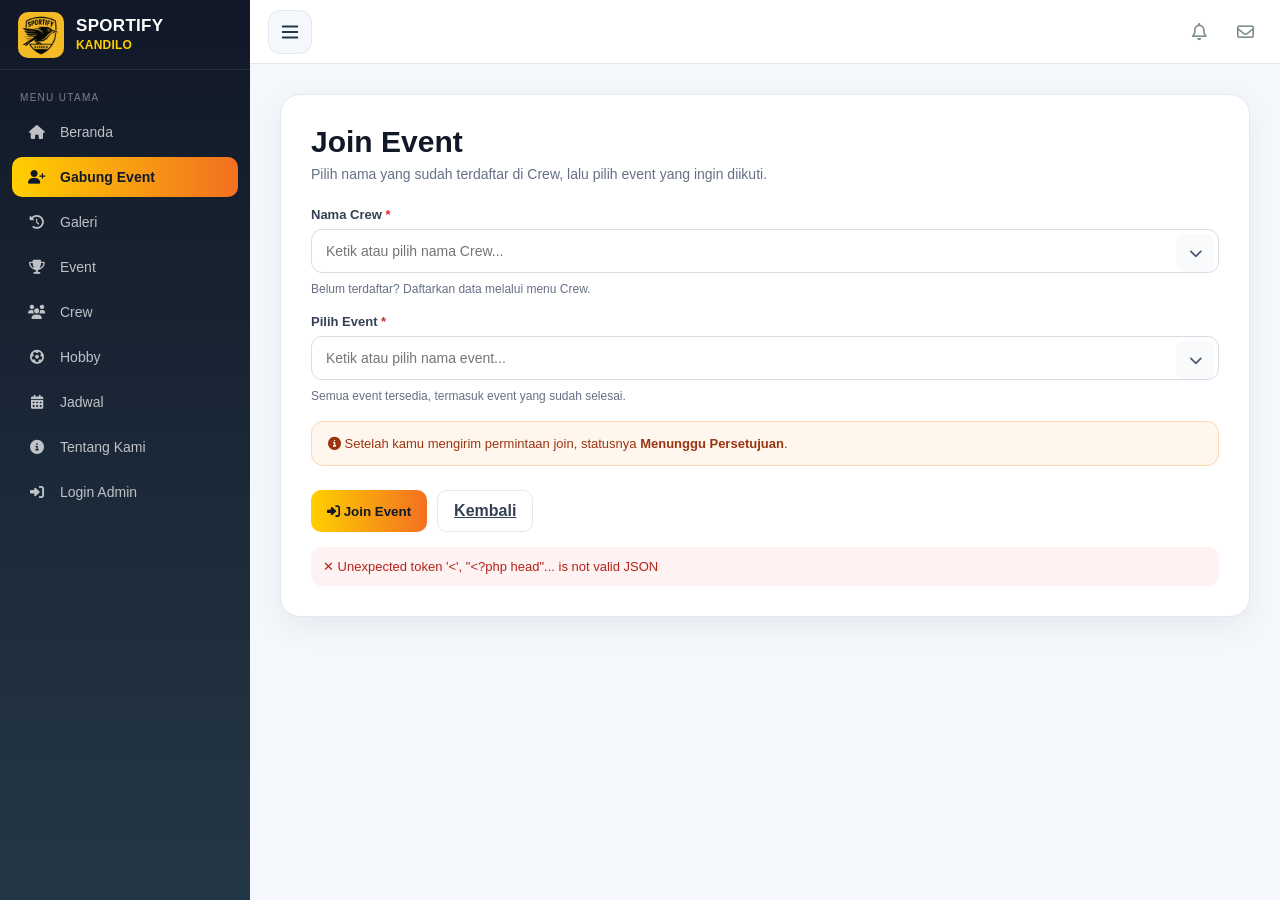
<file: registrasi.html>
<!DOCTYPE html>
<html lang="id">
<head>
<meta charset="UTF-8"><meta name="viewport" content="width=device-width, initial-scale=1.0">
<title>Gabung Event • Sportify Kandilo</title>
<link rel="stylesheet" href="https://cdnjs.cloudflare.com/ajax/libs/font-awesome/6.4.0/css/all.min.css">
<style>
:root{--dark:#111827;--blue:#243746;--yellow:#ffcf00;--orange:#f37021;--bg:#f4f7fb;--line:#e2e8f0;--muted:#667085;--green:#16a34a;--red:#dc2626;--purple:#7c3aed}
*{box-sizing:border-box;margin:0;padding:0;font-family:Segoe UI,Tahoma,sans-serif}body{background:var(--bg);color:#263746;min-height:100vh;display:flex}.sidebar{width:250px;min-height:100vh;background:linear-gradient(180deg,#111827,#243746);color:#fff;position:fixed;left:0;top:0;bottom:0}.brand{height:70px;padding:12px 18px;border-bottom:1px solid #ffffff18;display:flex;align-items:center;gap:12px;flex-shrink:0}.brand img{width:46px;height:46px;min-width:46px;object-fit:cover;border-radius:10px;background:#fff;display:block}.brand div{display:flex;flex-direction:column;justify-content:center;line-height:1.05;min-width:0}.brand b{font-size:17px;font-weight:800;letter-spacing:.3px}.brand span{display:block;color:var(--yellow);font-size:12px;font-weight:700;margin-top:4px;letter-spacing:.2px}.label{font-size:10px;color:#ffffff70;letter-spacing:1.3px;padding:22px 20px 9px;text-transform:uppercase}.nav{list-style:none;padding:0 12px}.nav li{margin-bottom:5px}.nav a{display:flex;gap:13px;align-items:center;padding:12px 15px;border-radius:10px;color:#ffffffb8;text-decoration:none;font-size:14px}.nav a:hover{background:#ffffff12;color:#fff}.nav a.active{background:linear-gradient(90deg,var(--yellow),var(--orange));color:#111827;font-weight:700}.nav i{width:20px;text-align:center}.main{margin-left:250px;width:calc(100% - 250px);min-height:100vh}.top{height:70px;background:#fff;border-bottom:1px solid var(--line);display:flex;align-items:center;justify-content:flex-end;padding:0 30px}.content{padding:30px;max-width:1200px;margin:auto}.card{background:#fff;border:1px solid var(--line);border-radius:20px;padding:30px;box-shadow:0 10px 30px rgba(17,24,39,.06)}.title{font-size:30px;font-weight:800;color:#111827}.subtitle{margin-top:7px;color:var(--muted);font-size:14px}.grid{display:grid;grid-template-columns:1fr 1fr;gap:18px;margin-top:25px}.field{display:flex;flex-direction:column;gap:7px}.field label{font-size:13px;font-weight:700;color:#344054}.field input,.field select{width:100%;padding:13px 14px;border:1px solid #d7dee8;border-radius:11px;outline:none;font-size:14px;background:#fff}.field input:focus,.field select:focus{border-color:#9b7aea;box-shadow:0 0 0 3px #7c3aed18}.full{grid-column:1/-1}.hint{font-size:12px;color:var(--muted);margin-top:2px}.actions{margin-top:24px;display:flex;gap:10px}.btn{border:0;border-radius:10px;padding:11px 16px;font-weight:700;cursor:pointer}.primary{background:linear-gradient(90deg,var(--yellow),var(--orange));color:#111827}.outline{background:#fff;border:1px solid var(--line);color:#344054}.danger{background:#fee2e2;color:#b91c1c}.status{margin-top:15px;padding:12px;border-radius:10px;display:none;font-size:13px}.status.success{display:block;background:#ecfdf3;color:#027a48}.status.error{display:block;background:#fef3f2;color:#b42318}.status.info{display:block;background:#eff6ff;color:#1d4ed8}.admin-head{display:flex;align-items:flex-start;justify-content:space-between;gap:20px;margin-bottom:20px}.table-wrap{overflow:auto;border:1px solid var(--line);border-radius:14px}.user-table{width:100%;border-collapse:collapse;min-width:1000px}.user-table th,.user-table td{padding:13px 14px;border-bottom:1px solid var(--line);text-align:left;font-size:13px;vertical-align:middle}.user-table th{background:#f8fafc;color:#475467;font-size:12px;text-transform:uppercase;letter-spacing:.4px}.user-table tr:last-child td{border-bottom:0}.avatar{width:46px;height:46px;border-radius:10px;object-fit:cover;border:1px solid var(--line);background:#f8fafc}.badge{display:inline-flex;padding:5px 9px;border-radius:999px;font-size:11px;font-weight:800}.pending{background:#fef3c7;color:#92400e}.approved{background:#dcfce7;color:#166534}.rejected{background:#fee2e2;color:#991b1b}.small-btn{border:0;border-radius:8px;padding:7px 9px;font-weight:700;cursor:pointer;font-size:12px}.approve{background:#dcfce7;color:#166534}.reject{background:#fee2e2;color:#991b1b}.del{background:#f1f5f9;color:#475569}.empty{text-align:center;padding:35px;color:var(--muted)}.loading{text-align:center;padding:35px;color:#667085}.count{font-size:13px;color:var(--muted);margin-bottom:12px}.error-box{background:#fff1f2;border:1px solid #fecdd3;color:#9f1239;padding:14px;border-radius:10px;font-size:13px;margin-top:15px}.event-note{margin-top:18px;padding:14px 16px;border-radius:12px;background:#fff7ed;border:1px solid #fed7aa;color:#9a3412;font-size:13px}.photo-wrap{display:flex;align-items:center;gap:12px}.photo-wrap span{font-size:12px;color:var(--muted)}
.combo{position:relative}.combo input{padding-right:42px}.combo-toggle{position:absolute;right:5px;top:5px;width:38px;height:38px;border:0;border-radius:8px;background:#f8fafc;color:#475467;cursor:pointer}.combo-list{position:absolute;z-index:30;left:0;right:0;top:calc(100% + 6px);max-height:250px;overflow:auto;background:#fff;border:1px solid var(--line);border-radius:12px;box-shadow:0 16px 35px rgba(15,23,42,.16);padding:6px}.combo-option{width:100%;min-height:48px;border:0;background:#fff;border-radius:8px;padding:9px 10px;text-align:left;display:flex;align-items:center;gap:10px;cursor:pointer}.combo-option:hover,.combo-option:focus{background:#fff7ed;outline:2px solid #f3702130}.combo-option img{width:36px;height:36px;border-radius:9px;object-fit:cover;background:#f1f5f9}.combo-option small{display:block;color:var(--muted);margin-top:2px}.combo-empty{padding:14px;color:var(--muted);font-size:13px}.event-preview{display:none;align-items:center;gap:14px;margin-top:10px;padding:12px;border:1px solid var(--line);border-radius:12px;background:#f8fafc}.event-preview.show{display:flex}.event-preview img{width:64px;height:64px;border-radius:12px;object-fit:cover;background:#e2e8f0}.event-preview b,.event-preview small{display:block}.event-preview small{color:var(--muted);margin-top:4px}
@media(max-width:900px){.sidebar{width:78px}.brand div,.label,.nav span{display:none}.brand{justify-content:center}.nav a{justify-content:center}.main{margin-left:78px;width:calc(100% - 78px)}.content{padding:18px}.grid{grid-template-columns:1fr}.full{grid-column:auto}.admin-head{flex-direction:column}}
.header-admin-login{display:inline-flex;align-items:center;justify-content:center;gap:0;width:36px;height:36px;padding:0;border:1px solid #e2e8f0;border-radius:9px;background:#fff;color:#243746;text-decoration:none;font-size:12px;font-weight:700;white-space:nowrap;transition:.2s}.header-admin-login:hover{background:#fff3c4;border-color:#ffcf00;color:#111827}
</style><style id="sportify-admin-login-responsive">.header-admin-login{display:inline-flex;align-items:center;justify-content:center;width:30px;height:38px;padding:0;border:0!important;border-radius:0;background:transparent!important;color:#6b168f!important;text-decoration:none;font-size:17px;font-weight:400;white-space:nowrap;transition:transform .15s ease,color .15s ease;box-shadow:none!important}.header-admin-login:hover{background:transparent!important;color:#4f0f6b!important;transform:scale(1.08)}.header-admin-login i{font-size:15px;line-height:1}.header-admin-login span{display:none!important}@media(max-width:600px){.header-admin-login{width:30px;height:38px;padding:0}.header-admin-login i{font-size:15px}}</style>
<style id="sportify-user-top-icons-common">
.top-header .header-actions, .top .actions, .top .header-actions{margin-left:auto!important;display:flex!important;align-items:center!important;justify-content:flex-end!important;}
.top-header .header-icons, .top .icons, .top .header-icons{display:flex!important;align-items:center!important;justify-content:flex-end!important;gap:14px!important;margin-left:auto!important;}
.global-header-icon-btn,.header-icon-btn,.icon-btn{width:34px!important;height:34px!important;min-width:34px!important;padding:0!important;border:0!important;background:transparent!important;border-radius:8px!important;display:inline-flex!important;align-items:center!important;justify-content:center!important;color:#7f8c8d!important;text-decoration:none!important;box-shadow:none!important;cursor:pointer!important;}
.global-header-icon-btn:hover,.header-icon-btn:hover,.icon-btn:hover{background:#f4f7fb!important;color:#243746!important;}
.global-header-icon-btn i,.header-icon-btn i,.icon-btn i{font-size:17px!important;line-height:1!important;}
.header-admin-login{width:34px!important;height:34px!important;min-width:34px!important;padding:0!important;border:0!important;background:transparent!important;border-radius:8px!important;color:#6b168f!important;display:inline-flex!important;align-items:center!important;justify-content:center!important;text-decoration:none!important;box-shadow:none!important;}
.header-admin-login:hover{background:#f4f7fb!important;color:#4f0f6b!important;transform:none!important;}
.header-admin-login i{font-size:16px!important;line-height:1!important;}
.header-admin-login span{display:none!important;}
@media(max-width:600px){.top-header .header-icons,.top .icons,.top .header-icons{gap:8px!important;}.global-header-icon-btn,.header-icon-btn,.icon-btn,.header-admin-login{width:32px!important;height:32px!important;min-width:32px!important;}}
</style>

<style id="kdm-universal-user-top-icons">
/* KDM: ikon header kanan atas diseragamkan di semua halaman user */
.top, .top-header {
  height: 64px !important;
  min-height: 64px !important;
  display: flex !important;
  align-items: center !important;
  box-sizing: border-box !important;
  padding: 0 28px !important;
  background: #fff !important;
  border-bottom: 1px solid #e5e7eb !important;
}
.top .actions, .top-header .header-actions {
  width: 100% !important;
  margin-left: auto !important;
  display: flex !important;
  align-items: center !important;
  justify-content: flex-end !important;
}
.top .icons, .top-header .header-icons {
  margin-left: auto !important;
  display: flex !important;
  align-items: center !important;
  justify-content: flex-end !important;
  gap: 14px !important;
}
.top .icon-btn, .top-header .global-header-icon-btn, .top-header .header-icon-btn, .top .header-icon-btn {
  width: 34px !important;
  height: 34px !important;
  min-width: 34px !important;
  padding: 0 !important;
  margin: 0 !important;
  border: 0 !important;
  background: transparent !important;
  border-radius: 8px !important;
  display: inline-flex !important;
  align-items: center !important;
  justify-content: center !important;
  color: #7f8c8d !important;
  font-size: 18px !important;
  box-shadow: none !important;
}
.top .icon-btn:hover, .top-header .global-header-icon-btn:hover, .top-header .header-icon-btn:hover {
  background: #f4f6f8 !important;
}
.top .icon-btn i, .top-header .global-header-icon-btn i, .top-header .header-icon-btn i {
  font-size: 17px !important;
  line-height: 1 !important;
}
.header-admin-login {
  width: 34px !important;
  height: 34px !important;
  min-width: 34px !important;
  padding: 0 !important;
  margin: 0 !important;
  border: 0 !important;
  border-radius: 8px !important;
  background: transparent !important;
  color: #6b168f !important;
  display: inline-flex !important;
  align-items: center !important;
  justify-content: center !important;
  text-decoration: none !important;
  box-shadow: none !important;
}
.header-admin-login:hover {
  background: #f4f6f8 !important;
  color: #4f0f6b !important;
  transform: none !important;
}
.header-admin-login i { font-size: 17px !important; line-height: 1 !important; }
.header-admin-login span { display: none !important; }
@media (max-width: 700px) {
  .top, .top-header { padding: 0 16px !important; }
  .top .icons, .top-header .header-icons { gap: 8px !important; }
}
</style>


<style id="admin-logout-sidebar">
.admin-logout-nav{display:none!important;}
body.is-admin .admin-logout-nav{display:block!important;}
.admin-logout-nav a{color:#ffb4b4!important;}
.admin-logout-nav a:hover{background:rgba(239,68,68,.14)!important;color:#fff!important;}
</style>

<style id="kdm-common-top-header-final">
/* Header kanan atas diseragamkan di semua halaman */
.top, .top-header {height:64px!important;background:#fff!important;border-bottom:1px solid #e5e7eb!important;display:flex!important;align-items:center!important;justify-content:flex-end!important;padding:0 18px!important;box-sizing:border-box!important;}
.top .actions, .top-header .header-actions {margin-left:auto!important;display:flex!important;align-items:center!important;justify-content:flex-end!important;gap:0!important;height:100%!important;}
.top .icons, .top-header .header-icons {display:flex!important;align-items:center!important;justify-content:flex-end!important;gap:12px!important;margin:0!important;}
.top .icon-btn, .top-header .global-header-icon-btn, .top-header .header-icon-btn {width:34px!important;height:34px!important;min-width:34px!important;padding:0!important;border:0!important;background:transparent!important;border-radius:8px!important;display:inline-flex!important;align-items:center!important;justify-content:center!important;color:#7f8c8d!important;font-size:17px!important;cursor:pointer!important;}
.top .icon-btn:hover, .top-header .global-header-icon-btn:hover, .top-header .header-icon-btn:hover {background:#f4f7fb!important;color:#243746!important;}
.top .user, .top .user-profile {display:flex!important;align-items:center!important;gap:10px!important;margin-left:8px!important;padding-left:15px!important;border-left:1px solid #e5e7eb!important;height:36px!important;}
.top .user > span:first-child, .top .user-profile > span:first-child {font-size:13px!important;font-weight:600!important;color:#263746!important;white-space:nowrap!important;}
.top .avatar, .top .user-avatar {width:36px!important;height:36px!important;min-width:36px!important;border-radius:50%!important;background:#d1d5db!important;display:grid!important;place-items:center!important;color:#4b5563!important;}
.top .logout, .top .logout-link {color:#7f8c8d!important;text-decoration:none!important;font-size:18px!important;display:inline-flex!important;align-items:center!important;justify-content:center!important;margin-left:2px!important;}
.top .logout:hover, .top .logout-link:hover {color:#243746!important;}
.kdm-admin-only-logout{display:none!important;}
body.is-admin .kdm-admin-only-logout, body.is-admin .kdm-admin-only-logout{display:inline-flex!important;}
@media(max-width:600px){.top,.top-header{height:58px!important;padding:0 10px!important}.top .icons,.top-header .header-icons{gap:6px!important}.top .user,.top .user-profile{margin-left:3px!important;padding-left:8px!important}.top .icon-btn,.top-header .global-header-icon-btn,.top-header .header-icon-btn{width:30px!important;height:30px!important;min-width:30px!important}.top .avatar,.top .user-avatar{width:32px!important;height:32px!important;min-width:32px!important}}
</style>


<style id="kdm-user-hide-account-top">
/* KDM: pada halaman User, sembunyikan tulisan User dan ikon profil. Admin tetap melihat informasi akun. */
body:not(.is-admin) .visitor-header-hidden{display:none!important;}
body.is-admin .visitor-header-hidden{display:flex!important;}
</style>
</head>
<body>
<aside class="sidebar"><div class="brand"><img src="./img/logo_sportify.jpeg" alt="Logo Sportify Kandilo"><div><b>SPORTIFY</b><span>KANDILO</span></div></div><div class="label">Menu Utama</div><ul class="nav">
<li><a href="index.html"><i class="fa-solid fa-house"></i><span>Beranda</span></a></li><li><a class="active" href="registrasi.html"><i class="fa-solid fa-right-to-bracket"></i><span id="registerNavText">Join Event</span></a></li><li><a href="index.html?tab=history"><i class="fa-solid fa-clock-rotate-left"></i><span>Galeri</span></a></li><li><a href="index.html?tab=event"><i class="fa-solid fa-trophy"></i><span>Event</span></a></li><li><a href="crew.html" title="Crew"><i class="fa-solid fa-users"></i><span>Crew</span></a></li><li><a href="index.html?tab=jadwal"><i class="fa-solid fa-calendar-days"></i><span>Jadwal</span></a></li><li><a href="tentang-kami.html"><i class="fa-solid fa-circle-info"></i><span>Tentang Kami</span></a></li>
<li class="admin-logout-nav"><a href="logout.php" title="Logout Admin"><i class="fa-solid fa-right-from-bracket"></i><span>Logout Admin</span></a></li></ul></aside>
<div class="main"><header class="top">
<div class="actions">
  <div class="icons">
    <button class="icon-btn" id="regNotificationBtn" title="Notifikasi" aria-label="Notifikasi"><i class="fa-regular fa-bell"></i><span class="about-badge" id="regNotificationBadge"></span></button>
    <button class="icon-btn" id="regMessageBtn" title="Pesan" aria-label="Pesan"><i class="fa-regular fa-envelope"></i><span class="about-badge" id="regMessageBadge"></span></button>
  </div>
  <div class="user visitor-header-hidden">
    <span id="headerUser">User</span>
    <div class="avatar"><i class="fa-solid fa-user"></i></div>
    <a href="logout.php" class="logout kdm-admin-only-logout" title="Logout Admin"><i class="fa-solid fa-right-from-bracket"></i></a>
  </div>
</div>
</header><main class="content" id="content"></main></div>
<script>
let isAdmin=false;
async function syncCommonHeader(){try{const r=await fetch('session.php?_='+Date.now(),{credentials:'same-origin',cache:'no-store'});const d=await r.json();const u=d?.user||{};isAdmin=!!d?.is_admin;const name=u?.nama_lengkap||u?.username||u?.nama||u?.name||(isAdmin?'admin':'User');const el=document.getElementById('headerUser');if(el)el.textContent=isAdmin?'admin':name;const prof=document.querySelector('.visitor-header-hidden');if(prof)prof.style.display=isAdmin?'flex':'none';}catch(e){const prof=document.querySelector('.visitor-header-hidden');if(prof)prof.style.display='none';}}
syncCommonHeader();const content=document.getElementById('content'),navText=document.getElementById('registerNavText');new MutationObserver(()=>{if(navText.textContent!=='Join Event')navText.textContent='Join Event'}).observe(navText,{childList:true});navText.textContent='Join Event';
function esc(v){const d=document.createElement('div');d.textContent=v??'';return d.innerHTML}
function fmtDate(v){if(!v)return '-';const d=new Date(v+'T00:00:00');return isNaN(d)?v:d.toLocaleDateString('id-ID',{day:'2-digit',month:'short',year:'numeric'})}
async function getSession(){const r=await fetch('session.php?_='+Date.now(),{credentials:'same-origin',cache:'no-store'});if(!r.ok)throw new Error('Belum login');return r.json()}
let crewOptions=[],registrationEvents=[];
function renderUser(){navText.textContent='Join Event';content.innerHTML=`<div class="card"><h1 class="title">Join Event</h1><p class="subtitle">Pilih nama yang sudah terdaftar di Crew, lalu pilih event yang ingin diikuti.</p><form id="registerForm"><div class="grid"><div class="field full"><label for="crew_search">Nama Crew <span style="color:#dc2626">*</span></label><div class="combo"><input id="crew_search" type="text" autocomplete="off" placeholder="Ketik atau pilih nama Crew..." aria-autocomplete="list" aria-controls="crew_options" aria-expanded="false"><input id="crew_id" name="crew_id" type="hidden"><button class="combo-toggle" id="crewToggle" type="button" aria-label="Buka daftar Crew"><i class="fa-solid fa-chevron-down"></i></button><div class="combo-list" id="crew_options" role="listbox" hidden></div></div><div class="hint">Belum terdaftar? Daftarkan data melalui menu Crew.</div></div><div class="field full"><label for="event_search">Pilih Event <span style="color:#dc2626">*</span></label><div class="combo"><input id="event_search" type="text" autocomplete="off" placeholder="Ketik atau pilih nama event..." aria-autocomplete="list" aria-controls="event_options" aria-expanded="false"><input id="event_id" name="event_id" type="hidden"><button class="combo-toggle" id="eventToggle" type="button" aria-label="Buka daftar event"><i class="fa-solid fa-chevron-down"></i></button><div class="combo-list" id="event_options" role="listbox" hidden></div></div><div class="hint">Semua event tersedia, termasuk event yang sudah selesai.</div><div class="event-preview" id="eventPreview"></div></div></div><div class="event-note"><i class="fa-solid fa-circle-info"></i> Setelah kamu mengirim permintaan join, statusnya <b>Menunggu Persetujuan</b>.</div><div class="actions"><button class="btn primary" type="submit"><i class="fa-solid fa-right-to-bracket"></i> Join Event</button><a class="btn outline" href="index.html">Kembali</a></div><div id="status" class="status"></div></form></div>`;loadJoinData();document.getElementById('registerForm').addEventListener('submit',submitRegistration);setupCrewCombo();setupEventCombo()}
async function loadJoinData(){try{const [cr,er]=await Promise.all([fetch('api.php?action=get_crew_options&_='+Date.now(),{cache:'no-store'}),fetch('api.php?action=get_registration_events&_='+Date.now(),{cache:'no-store'})]);crewOptions=await cr.json();registrationEvents=await er.json();if(!cr.ok||!Array.isArray(crewOptions))throw new Error(crewOptions.message||'Daftar Crew gagal dimuat.');if(!er.ok||!Array.isArray(registrationEvents))throw new Error(registrationEvents.message||'Event gagal dimuat.');renderCrewOptions('');renderEventOptions('')}catch(e){const s=document.getElementById('status');if(s){s.className='status error';s.textContent='✕ '+e.message}}}
function setupCrewCombo(){const input=document.getElementById('crew_search'),list=document.getElementById('crew_options');const open=()=>{list.hidden=false;input.setAttribute('aria-expanded','true');renderCrewOptions(input.value)};input.addEventListener('focus',open);input.addEventListener('input',()=>{document.getElementById('crew_id').value='';open()});document.getElementById('crewToggle').addEventListener('click',()=>list.hidden?open():(list.hidden=true));document.addEventListener('click',e=>{if(!e.target.closest('.combo')){list.hidden=true;input.setAttribute('aria-expanded','false')}})}
function renderCrewOptions(query){const list=document.getElementById('crew_options');if(!list)return;const q=(query||'').toLowerCase().trim();const rows=crewOptions.filter(c=>(c.nama_lengkap+' '+(c.alias_nama||'')+' '+(c.jabatan||'')).toLowerCase().includes(q));list.innerHTML=rows.length?rows.map(c=>`<button type="button" class="combo-option" role="option" data-id="${c.id}">${c.foto_path?`<img src="${esc(c.foto_path)}" alt="">`:'<span style="width:36px;height:36px;border-radius:9px;background:#f1f5f9;display:grid;place-items:center"><i class="fa-solid fa-user"></i></span>'}<span><b>${esc(c.nama_lengkap)}</b><small>${esc(c.alias_nama||c.jabatan||'Crew')}</small></span></button>`).join(''):'<div class="combo-empty">Nama Crew tidak ditemukan.</div>';list.querySelectorAll('[data-id]').forEach(b=>b.addEventListener('click',()=>{const c=crewOptions.find(x=>String(x.id)===b.dataset.id);document.getElementById('crew_id').value=b.dataset.id;document.getElementById('crew_search').value=c.nama_lengkap;list.hidden=true}))}
function setupEventCombo(){const input=document.getElementById('event_search'),list=document.getElementById('event_options');const open=()=>{list.hidden=false;input.setAttribute('aria-expanded','true');renderEventOptions(input.value)};input.addEventListener('focus',open);input.addEventListener('input',()=>{document.getElementById('event_id').value='';renderEventPreview();open()});document.getElementById('eventToggle').addEventListener('click',()=>list.hidden?open():(list.hidden=true));document.addEventListener('click',e=>{if(!e.target.closest('#event_search')&&!e.target.closest('#eventToggle')&&!e.target.closest('#event_options')){list.hidden=true;input.setAttribute('aria-expanded','false')}})}
function renderEventOptions(query){const list=document.getElementById('event_options');if(!list)return;const q=(query||'').toLowerCase().trim();const rows=registrationEvents.filter(e=>(e.nama_event+' '+(e.status||'')+' '+fmtDate(e.tanggal_pelaksanaan)).toLowerCase().includes(q));list.innerHTML=rows.length?rows.map(e=>`<button type="button" class="combo-option" role="option" data-event-id="${e.id}" style="padding:11px">${e.logo_event?`<img src="${esc(e.logo_event)}" alt="Logo ${esc(e.nama_event)}" style="width:48px;height:48px;object-fit:contain;background:#fff">`:'<span style="width:48px;height:48px;flex:0 0 48px;border-radius:10px;background:#f1f5f9;display:grid;place-items:center;color:#64748b"><i class="fa-solid fa-trophy"></i></span>'}<span style="min-width:0"><b style="display:block;font-size:14px;color:#1f2937">${esc(e.nama_event)}</b><small style="display:block;margin-top:4px;color:#667085">${fmtDate(e.tanggal_pelaksanaan)} • ${esc(e.status||'Tanpa status')}</small></span><span style="margin-left:auto;padding:4px 8px;border-radius:999px;background:${String(e.status).toLowerCase()==='selesai'?'#dcfce7':'#fff7d6'};color:${String(e.status).toLowerCase()==='selesai'?'#166534':'#92400e'};font-size:10px;font-weight:800">${esc(e.status||'Event')}</span></button>`).join(''):'<div class="combo-empty">Event tidak ditemukan.</div>';list.querySelectorAll('[data-event-id]').forEach(b=>b.addEventListener('click',()=>{const e=registrationEvents.find(x=>String(x.id)===b.dataset.eventId);document.getElementById('event_id').value=b.dataset.eventId;document.getElementById('event_search').value=e.nama_event;list.hidden=true;document.getElementById('event_search').setAttribute('aria-expanded','false');renderEventPreview()}))}
function renderEventPreview(){const id=document.getElementById('event_id').value,p=document.getElementById('eventPreview'),e=registrationEvents.find(x=>String(x.id)===String(id));if(!e){p.className='event-preview';p.innerHTML='';return}p.className='event-preview show';p.innerHTML=`${e.logo_event?`<img src="${esc(e.logo_event)}" alt="Logo ${esc(e.nama_event)}" style="object-fit:contain">`:'<span style="width:64px;height:64px;border-radius:12px;background:#e2e8f0;display:grid;place-items:center"><i class="fa-solid fa-trophy"></i></span>'}<span><b>${esc(e.nama_event)}</b><small>${fmtDate(e.tanggal_pelaksanaan)} • ${esc(e.status||'Tanpa status')}</small></span>`}
async function submitRegistration(e){e.preventDefault();const form=e.target,status=document.getElementById('status');if(!document.getElementById('crew_id').value){status.className='status error';status.textContent='✕ Pilih nama dari daftar Crew.';return}if(!document.getElementById('event_id').value){status.className='status error';status.textContent='✕ Pilih event dari daftar.';return}status.className='status info';status.textContent='Mengirim permintaan join...';const fd=new FormData(form);try{const r=await fetch('api.php?action=register_event',{method:'POST',body:fd,credentials:'same-origin'});const d=await r.json();if(!r.ok||d.status==='error')throw new Error(d.message||'Pendaftaran gagal.');status.className='status success';status.innerHTML='✓ Berhasil join <b>'+esc(d.event)+'</b>. Tunggu persetujuan Admin.';form.reset();renderEventPreview()}catch(err){status.className='status error';status.textContent='✕ '+(err.message||'Pendaftaran gagal.')}}
function statusBadge(s){const cls=s==='Disetujui'?'approved':s==='Ditolak'?'rejected':'pending';return `<span class="badge ${cls}">${esc(s||'Menunggu')}</span>`}
async function loadAdminRegistrations(){navText.textContent='Registrasi Akun';content.innerHTML=`<div class="card"><div class="admin-head"><div><h1 class="title">Registrasi Akun</h1><p class="subtitle">Daftar pendaftar yang masuk dari menu Gabung. Admin dapat menyetujui atau menolak pendaftaran.</p></div><button class="btn primary" onclick="loadAdminRegistrations()"><i class="fa-solid fa-rotate"></i> Refresh</button></div><div id="regArea" class="loading"><i class="fa-solid fa-spinner fa-spin"></i> Memuat pendaftaran...</div></div>`;try{const r=await fetch('api.php?action=get_registrations&_='+Date.now(),{credentials:'same-origin',cache:'no-store'});const d=await r.json();if(!r.ok||d.status==='error')throw new Error(d.message||'Data pendaftaran gagal dimuat.');const area=document.getElementById('regArea');if(!d.length){area.innerHTML='<div class="empty"><i class="fa-solid fa-user-plus" style="font-size:35px;margin-bottom:10px"></i><br>Belum ada pendaftaran dari User.</div>';return}const waiting=d.filter(x=>x.status==='Menunggu').length;area.innerHTML=`<div class="count">Total pendaftar: <b>${d.length}</b> &nbsp;•&nbsp; Menunggu persetujuan: <b>${waiting}</b></div><div class="table-wrap"><table class="user-table"><thead><tr><th>Foto</th><th>Nama</th><th>Alias</th><th>Instagram</th><th>WhatsApp</th><th>Jabatan</th><th>Event</th><th>Status</th><th>Tanggal</th><th>Aksi</th></tr></thead><tbody>${d.map(r=>`<tr><td><div class="photo-wrap"><img class="avatar" src="${esc(r.foto_path)}" alt="Foto ${esc(r.nama_lengkap)}"></div></td><td><b>${esc(r.nama_lengkap)}</b></td><td>${esc(r.alias_nama||'-')}</td><td>${esc(r.instagram||'-')}</td><td>${esc(r.whatsapp)}</td><td><b>${esc(r.jabatan||'-')}</b></td><td><b>${esc(r.nama_event||'Event dihapus')}</b><br><span style="font-size:11px;color:#667085">${fmtDate(r.tanggal_pelaksanaan)}</span></td><td>${statusBadge(r.status)}</td><td>${fmtDate((r.created_at||'').slice(0,10))}</td><td><div style="display:flex;gap:6px;flex-wrap:wrap">${r.status!=='Disetujui'?`<button class="small-btn approve" onclick="setRegStatus(${r.id},'Disetujui')"><i class="fa-solid fa-check"></i> Setujui</button>`:''}${r.status!=='Ditolak'?`<button class="small-btn reject" onclick="setRegStatus(${r.id},'Ditolak')"><i class="fa-solid fa-xmark"></i> Tolak</button>`:''}<button class="small-btn del" onclick="deleteRegistration(${r.id})"><i class="fa-solid fa-trash"></i></button></div></td></tr>`).join('')}</tbody></table></div>`}catch(e){const area=document.getElementById('regArea');if(area)area.innerHTML=`<div class="error-box"><b>Gagal memuat pendaftaran.</b><br>${esc(e.message)}<br><button class="btn primary" style="margin-top:10px" onclick="loadAdminRegistrations()">Coba Lagi</button></div>`}}
async function setRegStatus(id,status){if(status==='Disetujui'&&!confirm('Setujui pendaftaran ini?'))return;if(status==='Ditolak'&&!confirm('Tolak pendaftaran ini?'))return;try{const r=await fetch('api.php?action=update_registration_status',{method:'POST',headers:{'Content-Type':'application/json'},credentials:'same-origin',body:JSON.stringify({id,status})});const d=await r.json();if(!r.ok||d.status==='error')throw new Error(d.message||'Gagal mengubah status.');loadAdminRegistrations()}catch(e){alert(e.message)}}
async function deleteRegistration(id){if(!confirm('Hapus data pendaftaran ini?'))return;try{const r=await fetch('api.php?action=delete_registration',{method:'POST',headers:{'Content-Type':'application/json'},credentials:'same-origin',body:JSON.stringify({id})});const d=await r.json();if(!r.ok||d.status==='error')throw new Error(d.message||'Gagal menghapus.');loadAdminRegistrations()}catch(e){alert(e.message)}}
(async()=>{try{const s=await getSession();isAdmin=!!s.is_admin;document.body.classList.toggle('body-guest',!isAdmin);if(isAdmin)await loadAdminRegistrations();else renderUser()}catch(e){isAdmin=false;document.body.classList.add('body-guest');renderUser()}})();
</script>
<style id="brand-consistency-final">
@media(max-width:900px){
  .brand{height:70px;padding:12px;justify-content:center;}
  .brand img{width:46px;height:46px;min-width:46px;}
  .brand div{display:none;}
}
</style>

<link rel="stylesheet" href="responsive.css">
<script src="app-nav.js"></script>
<script src="responsive.js"></script>
</body></html>
</file>
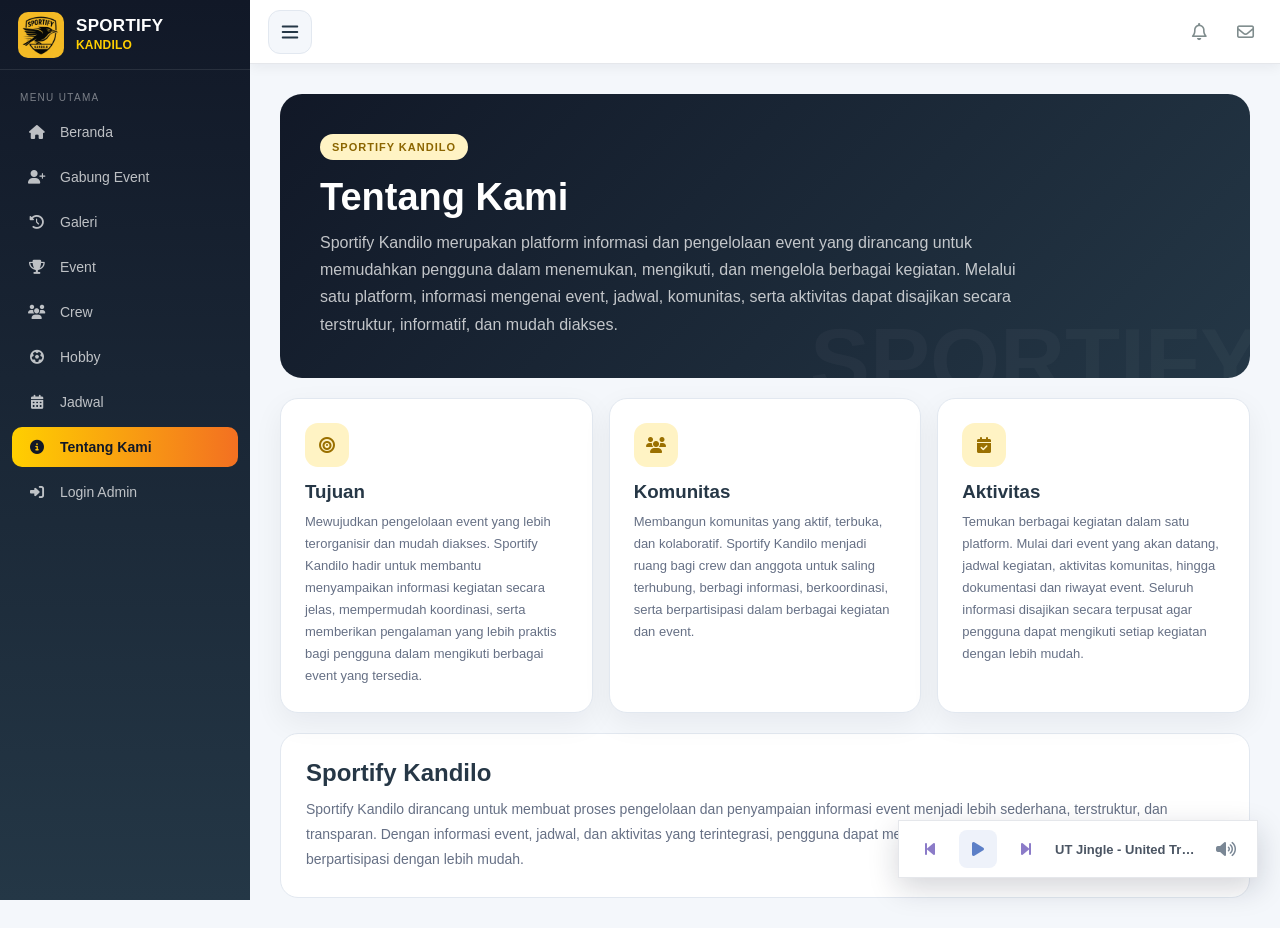
<file: tentang-kami.html>
<!DOCTYPE html>
<html lang="id">
<head>
<meta charset="UTF-8">
<meta name="viewport" content="width=device-width, initial-scale=1.0">
    <title>Tentang Kami • Sportify Kandilo</title>
<link rel="stylesheet" href="https://cdnjs.cloudflare.com/ajax/libs/font-awesome/6.4.0/css/all.min.css">
<style>
:root{--dark:#111827;--blue:#243746;--yellow:#ffcf00;--orange:#f37021;--bg:#f4f7fb;--line:#e2e8f0;--muted:#667085}
*{box-sizing:border-box;margin:0;padding:0;font-family:Segoe UI,Tahoma,sans-serif}body{background:var(--bg);color:#263746;min-height:100vh}.sidebar{position:fixed;left:0;top:0;bottom:0;width:250px;background:linear-gradient(180deg,#111827,#243746);color:#fff}.brand{height:70px;padding:12px 18px;border-bottom:1px solid #ffffff18;display:flex;align-items:center;gap:12px;flex-shrink:0}.brand img{width:46px;height:46px;min-width:46px;object-fit:cover;border-radius:10px;background:#fff;display:block}.brand div{display:flex;flex-direction:column;justify-content:center;line-height:1.05;min-width:0}.brand b{font-size:17px;font-weight:800;letter-spacing:.3px}.brand span{display:block;color:var(--yellow);font-size:12px;font-weight:700;margin-top:4px;letter-spacing:.2px}.label{font-size:10px;color:#ffffff70;letter-spacing:1.3px;padding:22px 20px 9px;text-transform:uppercase}.nav{list-style:none;padding:0 12px}.nav li{margin-bottom:5px}.nav a{display:flex;gap:13px;align-items:center;padding:12px 15px;border-radius:10px;color:#ffffffb8;text-decoration:none;font-size:14px}.nav a:hover{background:#ffffff12;color:#fff}.nav a.active{background:linear-gradient(90deg,var(--yellow),var(--orange));color:#111827;font-weight:700}.nav i{width:20px;text-align:center}.main{margin-left:250px;min-height:100vh}.top{height:70px;background:#fff;border-bottom:1px solid var(--line);display:flex;align-items:center;justify-content:space-between;padding:0 30px}.welcome{display:none!important}.welcome h2{font-size:18px}.actions{display:flex;align-items:center;gap:18px}.search{position:relative;width:260px}.search input{width:100%;padding:9px 16px 9px 38px;border:1px solid var(--line);border-radius:20px;background:#f4f7fb;outline:none}.search i{position:absolute;left:14px;top:10px;color:#7f8c8d}.icons{display:flex;gap:10px}.icon-btn{width:38px;height:38px;border:0;background:transparent;color:#7f8c8d;border-radius:10px;cursor:pointer;font-size:18px}.icon-btn:hover{background:#fff5cf;color:#f37021}.user{display:flex;align-items:center;gap:10px;padding-left:15px;border-left:1px solid var(--line)}.avatar{width:36px;height:36px;border-radius:50%;background:#d1d5db;display:grid;place-items:center;color:#4b5563}.logout{color:#7f8c8d;text-decoration:none;font-size:18px}.visitor-header-hidden{display:none!important}.is-admin .visitor-header-hidden{display:flex!important}.content{padding:30px;max-width:1250px;margin:auto}.hero{background:linear-gradient(135deg,#111827,#243746);border-radius:22px;padding:40px;color:#fff;position:relative;overflow:hidden}.hero:after{content:'SPORTIFY';position:absolute;right:-10px;bottom:-35px;font-size:90px;font-weight:900;color:#ffffff08}.eyebrow{display:inline-block;background:#fff3c4;color:#8b6500;border-radius:999px;padding:7px 12px;font-size:11px;font-weight:800;letter-spacing:1px}.hero h1{font-size:38px;margin:16px 0 10px}.hero p{max-width:720px;color:#ffffffbd;line-height:1.7}.cards{display:grid;grid-template-columns:repeat(3,1fr);gap:16px;margin-top:20px}.card{background:#fff;border:1px solid var(--line);border-radius:18px;padding:24px;box-shadow:0 10px 30px rgba(17,24,39,.06)}.card .ico{width:44px;height:44px;border-radius:13px;background:#fff3c4;color:#9a7000;display:grid;place-items:center;margin-bottom:14px}.card h3{margin-bottom:8px}.card p{color:var(--muted);font-size:13px;line-height:1.7}.info{margin-top:20px;background:#fff;border:1px solid var(--line);border-radius:18px;padding:25px}.info h2{margin-bottom:10px}.info p{color:var(--muted);line-height:1.8;font-size:14px}@media(max-width:900px){.sidebar{width:78px}.brand div,.label,.nav span{display:none}.brand{justify-content:center}.nav a{justify-content:center}.main{margin-left:78px}.top{padding:0 16px}.search{display:none}.cards{grid-template-columns:1fr}.content{padding:18px}}
.about-badge{display:none!important}
.top{position:sticky;top:0;z-index:1000;box-shadow:0 3px 12px rgba(15,23,42,.06)}
</style>
<style id="music-widget-style">
.compact-player{position:fixed;right:22px;bottom:22px;z-index:9999;width:min(360px,calc(100vw - 30px));height:58px;background:#fff;border:1px solid #e5e7eb;box-shadow:0 10px 30px rgba(15,23,42,.18);display:flex;align-items:center;padding:0 12px;gap:10px;font-family:inherit}
.player-btn{width:38px;height:38px;border:0;background:transparent;color:#8b7bc8;border-radius:8px;cursor:pointer;font-size:16px;display:grid;place-items:center}.player-btn:hover{background:#f1eff8}.player-play{color:#5c7fc7;background:#eef2fa}.player-track{flex:1;min-width:0;color:#4b5563;font-size:13px;font-weight:600;white-space:nowrap;overflow:hidden;text-overflow:ellipsis}.player-volume{color:#7a8795}.compact-player iframe{position:absolute;width:1px;height:1px;opacity:0;pointer-events:none}
@media(max-width:600px){.compact-player{right:10px;bottom:10px;height:54px}.player-btn{width:34px;height:34px}}
</style>

<style id="sportify-loading-style">#sportify-page-loader{position:fixed;inset:0;background:rgba(17,24,39,.97);display:flex;align-items:center;justify-content:center;z-index:99999;opacity:1;visibility:visible;transition:opacity .35s ease,visibility .35s ease}#sportify-page-loader.hide{opacity:0;visibility:hidden;pointer-events:none}.sportify-loader-box{text-align:center}.sportify-loader-wrap{position:relative;width:150px;height:150px;margin:0 auto;display:flex;align-items:center;justify-content:center}.sportify-loader-logo-base,.sportify-loader-logo-fill{position:absolute;width:150px;height:150px;object-fit:contain;display:block}.sportify-loader-logo-base{opacity:.28;filter:brightness(0) invert(1) drop-shadow(0 8px 18px rgba(0,0,0,.35))}.sportify-loader-logo-fill{padding:0;background:linear-gradient(120deg,transparent 0%,transparent 30%,#ffcf00 45%,#f37021 55%,transparent 70%,transparent 100%);background-size:260% 100%;-webkit-mask-image:url('./img/logo_sportify_loader.png');mask-image:url('./img/logo_sportify_loader.png');-webkit-mask-size:contain;mask-size:contain;-webkit-mask-position:center;mask-position:center;-webkit-mask-repeat:no-repeat;mask-repeat:no-repeat;animation:sportifyLogoLoad 1.35s ease-in-out infinite;filter:drop-shadow(0 8px 18px rgba(255,207,0,.22))}.sportify-loader-text{margin-top:14px;color:#fff;font-weight:800;letter-spacing:1.5px;font-size:15px}.sportify-loader-dots{margin-top:8px;color:#ffcf00;letter-spacing:4px;animation:sportifyDots 1s infinite}@keyframes sportifyLogoLoad{0%{background-position:100% 0;transform:scale(.96)}50%{background-position:0 0;transform:scale(1.02)}100%{background-position:-100% 0;transform:scale(.96)}}@keyframes sportifyDots{0%,100%{opacity:.35}50%{opacity:1}}</style>

<style id="sportify-header-icons-keep-visible">
.header-icon-btn,.global-header-icon-btn{display:inline-flex!important;visibility:visible!important;opacity:1!important;pointer-events:auto!important;}
.header-icon-btn i,.global-header-icon-btn i{visibility:visible!important;opacity:1!important;}
.header-badge,.global-header-badge,.about-badge{pointer-events:none;}
</style>

<style id="sportify-header-icons-right-fix">
/* Header: lonceng dan pesan berada di sisi kanan */
.top-header{position:relative}.top{position:sticky!important;top:0;z-index:1000}
.header-actions, .actions { margin-left: auto !important; display:flex !important; align-items:center !important; justify-content:flex-end !important; }
.header-icons, .icons { margin-left:auto !important; display:flex !important; align-items:center !important; justify-content:flex-end !important; }
/* Kolom pencarian header disembunyikan agar ikon berada di kanan */
.top-header .search-box, .top .search-box { display:none !important; }
.top-header .search, .top .search { display:none !important; }
@media (max-width:600px){ .header-actions,.actions{gap:8px !important;} }
</style>
<style id="sportify-admin-login-responsive">.header-admin-login{display:inline-flex;align-items:center;justify-content:center;width:30px;height:38px;padding:0;border:0!important;border-radius:0;background:transparent!important;color:#6b168f!important;text-decoration:none;font-size:17px;font-weight:400;white-space:nowrap;transition:transform .15s ease,color .15s ease;box-shadow:none!important}.header-admin-login:hover{background:transparent!important;color:#4f0f6b!important;transform:scale(1.08)}.header-admin-login i{font-size:15px;line-height:1}.header-admin-login span{display:none!important}@media(max-width:600px){.header-admin-login{width:30px;height:38px;padding:0}.header-admin-login i{font-size:15px}}</style>
<style id="sportify-user-top-icons-common">
.top-header .header-actions, .top .actions, .top .header-actions{margin-left:auto!important;display:flex!important;align-items:center!important;justify-content:flex-end!important;}
.top-header .header-icons, .top .icons, .top .header-icons{display:flex!important;align-items:center!important;justify-content:flex-end!important;gap:14px!important;margin-left:auto!important;}
.global-header-icon-btn,.header-icon-btn,.icon-btn{width:34px!important;height:34px!important;min-width:34px!important;padding:0!important;border:0!important;background:transparent!important;border-radius:8px!important;display:inline-flex!important;align-items:center!important;justify-content:center!important;color:#7f8c8d!important;text-decoration:none!important;box-shadow:none!important;cursor:pointer!important;}
.global-header-icon-btn:hover,.header-icon-btn:hover,.icon-btn:hover{background:#f4f7fb!important;color:#243746!important;}
.global-header-icon-btn i,.header-icon-btn i,.icon-btn i{font-size:17px!important;line-height:1!important;}
.header-admin-login{width:34px!important;height:34px!important;min-width:34px!important;padding:0!important;border:0!important;background:transparent!important;border-radius:8px!important;color:#6b168f!important;display:inline-flex!important;align-items:center!important;justify-content:center!important;text-decoration:none!important;box-shadow:none!important;}
.header-admin-login:hover{background:#f4f7fb!important;color:#4f0f6b!important;transform:none!important;}
.header-admin-login i{font-size:16px!important;line-height:1!important;}
.header-admin-login span{display:none!important;}
@media(max-width:600px){.top-header .header-icons,.top .icons,.top .header-icons{gap:8px!important;}.global-header-icon-btn,.header-icon-btn,.icon-btn,.header-admin-login{width:32px!important;height:32px!important;min-width:32px!important;}}
</style>

<style id="kdm-universal-user-top-icons">
/* KDM: ikon header kanan atas diseragamkan di semua halaman user */
.top, .top-header {
  height: 64px !important;
  min-height: 64px !important;
  display: flex !important;
  align-items: center !important;
  box-sizing: border-box !important;
  padding: 0 28px !important;
  background: #fff !important;
  border-bottom: 1px solid #e5e7eb !important;
}
.top .actions, .top-header .header-actions {
  width: 100% !important;
  margin-left: auto !important;
  display: flex !important;
  align-items: center !important;
  justify-content: flex-end !important;
}
.top .icons, .top-header .header-icons {
  margin-left: auto !important;
  display: flex !important;
  align-items: center !important;
  justify-content: flex-end !important;
  gap: 14px !important;
}
.top .icon-btn, .top-header .global-header-icon-btn, .top-header .header-icon-btn, .top .header-icon-btn {
  width: 34px !important;
  height: 34px !important;
  min-width: 34px !important;
  padding: 0 !important;
  margin: 0 !important;
  border: 0 !important;
  background: transparent !important;
  border-radius: 8px !important;
  display: inline-flex !important;
  align-items: center !important;
  justify-content: center !important;
  color: #7f8c8d !important;
  font-size: 18px !important;
  box-shadow: none !important;
}
.top .icon-btn:hover, .top-header .global-header-icon-btn:hover, .top-header .header-icon-btn:hover {
  background: #f4f6f8 !important;
}
.top .icon-btn i, .top-header .global-header-icon-btn i, .top-header .header-icon-btn i {
  font-size: 17px !important;
  line-height: 1 !important;
}
.header-admin-login {
  width: 34px !important;
  height: 34px !important;
  min-width: 34px !important;
  padding: 0 !important;
  margin: 0 !important;
  border: 0 !important;
  border-radius: 8px !important;
  background: transparent !important;
  color: #6b168f !important;
  display: inline-flex !important;
  align-items: center !important;
  justify-content: center !important;
  text-decoration: none !important;
  box-shadow: none !important;
}
.header-admin-login:hover {
  background: #f4f6f8 !important;
  color: #4f0f6b !important;
  transform: none !important;
}
.header-admin-login i { font-size: 17px !important; line-height: 1 !important; }
.header-admin-login span { display: none !important; }
@media (max-width: 700px) {
  .top, .top-header { padding: 0 16px !important; }
  .top .icons, .top-header .header-icons { gap: 8px !important; }
}
</style>


<style id="admin-logout-sidebar">
.admin-logout-nav{display:none!important;}
.is-admin .admin-logout-nav{display:block!important;}
.admin-logout-nav a{color:#ffb4b4!important;}
.admin-logout-nav a:hover{background:rgba(239,68,68,.14)!important;color:#fff!important;}
</style>

<style id="kdm-common-top-header-final">
/* Header kanan atas diseragamkan di semua halaman */
.top, .top-header {height:64px!important;background:#fff!important;border-bottom:1px solid #e5e7eb!important;display:flex!important;align-items:center!important;justify-content:flex-end!important;padding:0 18px!important;box-sizing:border-box!important;}
.top .actions, .top-header .header-actions {margin-left:auto!important;display:flex!important;align-items:center!important;justify-content:flex-end!important;gap:0!important;height:100%!important;}
.top .icons, .top-header .header-icons {display:flex!important;align-items:center!important;justify-content:flex-end!important;gap:12px!important;margin:0!important;}
.top .icon-btn, .top-header .global-header-icon-btn, .top-header .header-icon-btn {width:34px!important;height:34px!important;min-width:34px!important;padding:0!important;border:0!important;background:transparent!important;border-radius:8px!important;display:inline-flex!important;align-items:center!important;justify-content:center!important;color:#7f8c8d!important;font-size:17px!important;cursor:pointer!important;}
.top .icon-btn:hover, .top-header .global-header-icon-btn:hover, .top-header .header-icon-btn:hover {background:#f4f7fb!important;color:#243746!important;}
.top .user, .top .user-profile {display:flex!important;align-items:center!important;gap:10px!important;margin-left:8px!important;padding-left:15px!important;border-left:1px solid #e5e7eb!important;height:36px!important;}
.top .user > span:first-child, .top .user-profile > span:first-child {font-size:13px!important;font-weight:600!important;color:#263746!important;white-space:nowrap!important;}
.top .avatar, .top .user-avatar {width:36px!important;height:36px!important;min-width:36px!important;border-radius:50%!important;background:#d1d5db!important;display:grid!important;place-items:center!important;color:#4b5563!important;}
.top .logout, .top .logout-link {color:#7f8c8d!important;text-decoration:none!important;font-size:18px!important;display:inline-flex!important;align-items:center!important;justify-content:center!important;margin-left:2px!important;}
.top .logout:hover, .top .logout-link:hover {color:#243746!important;}
.kdm-admin-only-logout{display:none!important;}
body.is-admin .kdm-admin-only-logout, body.is-admin .kdm-admin-only-logout{display:inline-flex!important;}
@media(max-width:600px){.top,.top-header{height:58px!important;padding:0 10px!important}.top .icons,.top-header .header-icons{gap:6px!important}.top .user,.top .user-profile{margin-left:3px!important;padding-left:8px!important}.top .icon-btn,.top-header .global-header-icon-btn,.top-header .header-icon-btn{width:30px!important;height:30px!important;min-width:30px!important}.top .avatar,.top .user-avatar{width:32px!important;height:32px!important;min-width:32px!important}}
</style>


<style id="kdm-user-hide-account-top">
/* KDM: pada halaman User, sembunyikan tulisan User dan ikon profil. Admin tetap melihat informasi akun. */
body:not(.is-admin) .visitor-header-hidden{display:none!important;}
body.is-admin .visitor-header-hidden{display:flex!important;}
</style>
</head>
<body>
<div id="sportify-page-loader" class="hide" aria-hidden="true"><div class="sportify-loader-box"><div class="sportify-loader-wrap"><img class="sportify-loader-logo-base" src="img/logo_sportify_loader.png" alt=""><span class="sportify-loader-logo-fill" aria-hidden="true"></span></div><div class="sportify-loader-text">SPORTIFY KANDILO</div><div class="sportify-loader-dots">•••</div></div></div>

<aside class="sidebar"><div class="brand"><img src="./img/logo_sportify.jpeg" alt="Logo Sportify Kandilo"><div><b>SPORTIFY</b><span>KANDILO</span></div></div><div class="label">Menu Utama</div><ul class="nav">
<li><a href="index.html"><i class="fa-solid fa-house"></i><span>Beranda</span></a></li>
<li><a href="registrasi.html" id="registerNavLink"><i class="fa-solid fa-right-to-bracket"></i><span id="registerNavText">Join Event</span></a></li>
<li><a href="index.html?tab=history"><i class="fa-solid fa-clock-rotate-left"></i><span>Galeri</span></a></li>
<li><a href="index.html?tab=event"><i class="fa-solid fa-trophy"></i><span>Event</span></a></li>

<li><a href="crew.html" title="Crew"><i class="fa-solid fa-users"></i><span>Crew</span></a></li><li><a href="index.html?tab=jadwal"><i class="fa-solid fa-calendar-days"></i><span>Jadwal</span></a></li>
<li><a class="active" href="tentang-kami.html"><i class="fa-solid fa-circle-info"></i><span>Tentang Kami</span></a></li><li class="admin-logout-nav"><a href="logout.php" title="Logout Admin"><i class="fa-solid fa-right-from-bracket"></i><span>Logout Admin</span></a></li></ul></aside>
<main class="main"><header class="top"><div class="actions"><div class="icons"><button class="icon-btn" id="aboutNotificationBtn" title="Notifikasi" aria-label="Notifikasi"><i class="fa-regular fa-bell"></i><span class="about-badge" id="aboutNotificationBadge"></span></button><button class="icon-btn" id="aboutMessageBtn" title="Pesan" aria-label="Pesan"><i class="fa-regular fa-envelope"></i><span class="about-badge" id="aboutMessageBadge"></span></button></div><div class="user visitor-header-hidden"><span id="headerUser">User</span><div class="avatar"><i class="fa-solid fa-user"></i></div><a href="logout.php" class="logout kdm-admin-only-logout" title="Logout Admin"><i class="fa-solid fa-right-from-bracket"></i></a></div></div></header>
<section class="content"><div class="hero"><span class="eyebrow">SPORTIFY KANDILO</span><h1>Tentang Kami</h1><p>Sportify Kandilo merupakan platform informasi dan pengelolaan event yang dirancang untuk memudahkan pengguna dalam menemukan, mengikuti, dan mengelola berbagai kegiatan. Melalui satu platform, informasi mengenai event, jadwal, komunitas, serta aktivitas dapat disajikan secara terstruktur, informatif, dan mudah diakses.</p></div><div class="cards"><div class="card"><div class="ico"><i class="fa-solid fa-bullseye"></i></div><h3>Tujuan</h3><p>Mewujudkan pengelolaan event yang lebih terorganisir dan mudah diakses.
Sportify Kandilo hadir untuk membantu menyampaikan informasi kegiatan secara jelas, mempermudah koordinasi, serta memberikan pengalaman yang lebih praktis bagi pengguna dalam mengikuti berbagai event yang tersedia.</p></div><div class="card"><div class="ico"><i class="fa-solid fa-users"></i></div><h3>Komunitas</h3><p>Membangun komunitas yang aktif, terbuka, dan kolaboratif.
Sportify Kandilo menjadi ruang bagi crew dan anggota untuk saling terhubung, berbagi informasi, berkoordinasi, serta berpartisipasi dalam berbagai kegiatan dan event.</p></div><div class="card"><div class="ico"><i class="fa-solid fa-calendar-check"></i></div><h3>Aktivitas</h3><p>Temukan berbagai kegiatan dalam satu platform.
Mulai dari event yang akan datang, jadwal kegiatan, aktivitas komunitas, hingga dokumentasi dan riwayat event. Seluruh informasi disajikan secara terpusat agar pengguna dapat mengikuti setiap kegiatan dengan lebih mudah.</p></div></div><div class="info"><h2>Sportify Kandilo</h2><p>Sportify Kandilo dirancang untuk membuat proses pengelolaan dan penyampaian informasi event menjadi lebih sederhana, terstruktur, dan transparan. Dengan informasi event, jadwal, dan aktivitas yang terintegrasi, pengguna dapat mengetahui berbagai kegiatan yang tersedia dan berpartisipasi dengan lebih mudah.</p></div></section></main>
<div id="utilityModal" style="display:none;position:fixed;inset:0;background:rgba(15,23,42,.45);z-index:9999;align-items:center;justify-content:center;padding:20px">
<div style="width:min(520px,100%);background:#fff;border-radius:18px;box-shadow:0 20px 60px rgba(0,0,0,.2);overflow:hidden">
<div style="padding:18px 22px;border-bottom:1px solid #e5e7eb;display:flex;justify-content:space-between;align-items:center"><b id="utilityTitle">Notifikasi</b><button id="closeUtility" style="border:0;background:#f3f4f6;width:34px;height:34px;border-radius:9px;cursor:pointer;font-size:18px">×</button></div>
<div id="utilityBody" style="padding:22px;color:#667085;line-height:1.7">Memuat...</div></div></div>
<script>
(function(){
  const modal=document.getElementById('utilityModal'), title=document.getElementById('utilityTitle'), body=document.getElementById('utilityBody');
  const nb=document.getElementById('aboutNotificationBadge'), mb=document.getElementById('aboutMessageBadge');
  const messageKey='sportifyMessageSeen', eventKey='sportifySeenEventNotifications';
  const close=()=>modal.style.display='none';
  const eventId=e=>String(e.id||e.id_event||((e.nama_event||e.name||'')+'|'+(e.tanggal_pelaksanaan||e.tanggal||e.date||'')));
  function syncBadges(){const msgSeen=localStorage.getItem(messageKey)==='1';if(mb){mb.textContent=msgSeen?'':'1';mb.style.display=msgSeen?'none':'';}try{const seen=JSON.parse(localStorage.getItem(eventKey)||'[]');if(nb){nb.textContent='';nb.style.display=seen.length?'none':'';}}catch(_){}}
  document.getElementById('closeUtility').onclick=close;
  modal.onclick=e=>{if(e.target===modal)close()};
  async function getEvents(){try{const r=await fetch('events.php?_='+Date.now(),{cache:'no-store'});if(!r.ok)return [];const d=await r.json();return Array.isArray(d)?d:(Array.isArray(d.events)?d.events:[])}catch(e){return []}}
  async function showNotification(){
    title.textContent='Notifikasi';
    const events=await getEvents();
    const active=events.filter(e=>String(e.status||e.state||'').toLowerCase()!=='selesai');
    localStorage.setItem(eventKey,JSON.stringify([...new Set(active.map(eventId))]));
    if(nb){nb.textContent='';nb.style.display='none';}
    body.innerHTML='Memuat notifikasi...'; modal.style.display='flex';
    if(!active.length){body.innerHTML='<b>Tidak ada notifikasi baru.</b><br><small>Belum ada event aktif.</small>';return;}
    body.innerHTML=active.slice(0,8).map(e=>`<div style="padding:12px 0;border-bottom:1px solid #eee"><b>${e.nama_event||e.nama||e.name||'Event'}</b><br><small>${e.tanggal_pelaksanaan||e.tanggal||e.date||''} ${e.jam_pelaksanaan||e.jam||e.time||''} ${(e.lokasi||e.location)?'• '+(e.lokasi||e.location):''}</small></div>`).join('');
  }
  function showMessage(){localStorage.setItem(messageKey,'1');if(mb){mb.textContent='';mb.style.display='none';}title.textContent='Pesan';body.innerHTML='<b>Sportify Kandilo</b><p style="margin-top:8px">Selamat datang di Sportify Kandilo. Gunakan menu Event, History, Crew, Jadwal, dan Tentang Kami untuk mengelola informasi kegiatan.</p>';modal.style.display='flex';}
  document.getElementById('aboutNotificationBtn')?.addEventListener('click',showNotification);
  document.getElementById('aboutMessageBtn')?.addEventListener('click',showMessage);
  syncBadges();
  fetch('session.php?_='+Date.now(),{cache:'no-store',credentials:'same-origin'}).then(r=>r.json()).then(d=>{const u=d?.user||{};const n=u?.nama_lengkap||u?.username||u?.nama||u?.name||'User';const admin=!!d?.is_admin;const hu=document.getElementById('headerUser');if(hu)hu.textContent=admin?'admin':n;document.body.classList.toggle('is-admin',admin);document.body.classList.toggle('body-guest',!admin);const userName=document.getElementById('userName');if(userName)userName.textContent=admin?n:'Pengunjung';if(hu)hu.textContent=n}).catch(()=>{document.body.classList.add('body-guest');const userName=document.getElementById('userName'),headerUser=document.getElementById('headerUser');if(userName)userName.textContent='Pengunjung';if(headerUser)headerUser.textContent='';});
})();
</script>

<div class="compact-player" id="compactPlayer">
  <button class="player-btn" type="button" onclick="restartMusic()" title="Sebelumnya / ulangi"><i class="fa-solid fa-backward-step"></i></button>
  <button class="player-btn player-play" id="musicPlayBtn" type="button" onclick="toggleMusic()" title="Putar / jeda"><i class="fa-solid fa-play"></i></button>
  <button class="player-btn" type="button" onclick="nextMusic()" title="Berikutnya"><i class="fa-solid fa-forward-step"></i></button>
  <div class="player-track">UT Jingle - United Tractors</div>
  <button class="player-btn player-volume" id="musicVolumeBtn" type="button" onclick="toggleMusicVolume()" title="Suara"><i class="fa-solid fa-volume-high"></i></button>
  <audio id="kdmMusic" preload="auto" src="./ut_jingle.mp3" loop autoplay></audio>
</div>
<script id="kdm-music-controller">
let musicPlaying=false,musicMuted=false;
const kdmAudio=document.getElementById('kdmMusic');
const KDM_POS_KEY='kdm_ut_jingle_position';
const KDM_PLAY_KEY='kdm_ut_jingle_playing';
let kdmUserPaused=false;
function saveKdmMusicState(){if(!kdmAudio)return;try{localStorage.setItem(KDM_POS_KEY,String(kdmAudio.currentTime||0));localStorage.setItem(KDM_PLAY_KEY,kdmAudio.paused?'0':'1');}catch(e){}}
function syncMusicIcon(){const i=document.querySelector('#musicPlayBtn i');if(i)i.className=musicPlaying?'fa-solid fa-pause':'fa-solid fa-play';}
function toggleMusic(){if(!kdmAudio)return;if(kdmAudio.paused){kdmUserPaused=false;kdmAudio.play().then(()=>{musicPlaying=true;saveKdmMusicState();syncMusicIcon();}).catch(()=>{});}else{kdmUserPaused=true;kdmAudio.pause();musicPlaying=false;saveKdmMusicState();syncMusicIcon();}}
function restartMusic(){if(!kdmAudio)return;kdmUserPaused=false;kdmAudio.currentTime=0;kdmAudio.play().then(()=>{musicPlaying=true;saveKdmMusicState();syncMusicIcon();}).catch(()=>{});}
function nextMusic(){restartMusic();}
function toggleMusicVolume(){if(!kdmAudio)return;kdmAudio.muted=!kdmAudio.muted;musicMuted=kdmAudio.muted;const i=document.querySelector('#musicVolumeBtn i');if(i)i.className=musicMuted?'fa-solid fa-volume-xmark':'fa-solid fa-volume-high';}
function autoStartKdmMusic(){
  if(!kdmAudio)return;
  let savedPos=0,savedPlay=true;
  try{const p=parseFloat(localStorage.getItem(KDM_POS_KEY)||'0');if(Number.isFinite(p)&&p>=0)savedPos=p;savedPlay=localStorage.getItem(KDM_PLAY_KEY)!=='0';}catch(e){}
  const restore=()=>{try{if(savedPos>0&&kdmAudio.duration&&savedPos<kdmAudio.duration-0.5)kdmAudio.currentTime=savedPos;}catch(e){}};
  if(kdmAudio.readyState>=1)restore();else kdmAudio.addEventListener('loadedmetadata',restore,{once:true});
  const tryStart=()=>{if(!savedPlay||kdmUserPaused)return;kdmAudio.play().then(()=>{musicPlaying=true;syncMusicIcon();}).catch(()=>{});};
  tryStart();
  ['pointerdown','keydown','touchstart'].forEach(ev=>document.addEventListener(ev,tryStart,{once:true,passive:true}));
}
if(kdmAudio){kdmAudio.addEventListener('play',()=>{musicPlaying=true;syncMusicIcon();saveKdmMusicState();});kdmAudio.addEventListener('pause',()=>{musicPlaying=false;syncMusicIcon();saveKdmMusicState();});kdmAudio.addEventListener('ended',()=>{kdmAudio.currentTime=0;kdmAudio.play().then(()=>{musicPlaying=true;syncMusicIcon();saveKdmMusicState();}).catch(()=>{});});}
document.addEventListener('DOMContentLoaded',autoStartKdmMusic);
</script>


<script id="sportify-loading-script">(function(){
const loader=document.getElementById('sportify-page-loader');
function show(){if(loader){loader.classList.remove('hide');loader.setAttribute('aria-hidden','false');}}
function hide(){if(loader){loader.classList.add('hide');loader.setAttribute('aria-hidden','true');}}
// Loader awal dibuat terlihat cukup lama agar transisi benar-benar terlihat.
window.addEventListener('load',function(){setTimeout(hide,500);});
if(document.readyState==='complete') setTimeout(hide,500);
// Semua perpindahan halaman memakai loader. Navigasi ditunda sedikit agar animasi sempat tampil.
document.addEventListener('click',function(e){
  const a=e.target.closest('a');
  if(!a||!loader) return;
  const href=a.getAttribute('href')||'';
  if(!href||href.startsWith('#')||href.startsWith('javascript:')||a.target==='_blank'||a.hasAttribute('download')) return;
  if(e.ctrlKey||e.metaKey||e.shiftKey||e.altKey||e.button!==0) return;
  let u;
  try{u=new URL(a.href,location.href);}catch(_){return;}
  if(u.origin!==location.origin) return;
  // Jangan menahan link yang benar-benar sama tanpa perubahan hash/query.
  if(u.href===location.href) return;
  e.preventDefault();
  show();
  sessionStorage.setItem('sportifyShowLoader','1');
  setTimeout(function(){location.href=u.href;},650);
},true);
})();</script>
<style id="sportify-notification-click-fix">
#sportify-universal-utility{position:fixed;top:62px;right:24px;width:330px;max-width:calc(100vw - 32px);background:#fff;border:1px solid #e5e7eb;border-radius:14px;box-shadow:0 18px 45px rgba(15,23,42,.18);z-index:200000;display:none;overflow:hidden;font-family:inherit}
#sportify-universal-utility.show{display:block;animation:sportifyUtilityIn .18s ease-out}
#sportify-universal-utility .su-head{display:flex;align-items:center;justify-content:space-between;padding:14px 16px;border-bottom:1px solid #eef2f7;font-weight:700;color:#1e293b}
#sportify-universal-utility .su-close{border:0;background:#f1f5f9;border-radius:8px;width:28px;height:28px;cursor:pointer;font-size:17px}
#sportify-universal-utility .su-body{padding:16px;color:#64748b;font-size:13px;line-height:1.6}
@keyframes sportifyUtilityIn{from{opacity:0;transform:translateY(-6px) scale(.98)}to{opacity:1;transform:none}}
</style>
<div id="sportify-universal-utility" aria-live="polite"><div class="su-head"><span id="su-title">Notifikasi</span><button class="su-close" type="button" id="su-close">×</button></div><div class="su-body" id="su-body"></div></div>
<script id="sportify-notification-click-fix-script">
(function(){
  function ready(fn){if(document.readyState==='loading')document.addEventListener('DOMContentLoaded',fn,{once:true});else fn();}
  ready(function(){
    const panel=document.getElementById('sportify-universal-utility');
    const title=document.getElementById('su-title');
    const body=document.getElementById('su-body');
    const close=document.getElementById('su-close');
    if(!panel||!title||!body)return;
    const notifIds=['global-notification-btn','crew-notification-btn','aboutNotificationBtn'];
    const msgIds=['global-message-btn','crew-message-btn','aboutMessageBtn'];
    const hideBadges=ids=>ids.forEach(id=>{const btn=document.getElementById(id);if(!btn)return;const p=btn.querySelector('.global-header-badge, .header-badge, .about-badge');if(p){p.textContent='';p.classList.remove('active');p.style.display='none';}btn.style.display='inline-flex';btn.style.visibility='visible';btn.style.opacity='1';});
    function show(type){
      panel.classList.add('show');
      if(type==='message'){
        title.textContent='Pesan';
        body.innerHTML='<strong>Sportify Kandilo</strong><p style="margin:8px 0 0">Selamat datang di Sportify Kandilo. Informasi kegiatan dan jadwal terbaru tersedia melalui menu di sidebar.</p>';
        localStorage.setItem('sportifyMessageSeen','1'); hideBadges(msgIds);
      }else{
        title.textContent='Notifikasi';
        body.innerHTML='<strong>Tidak ada notifikasi baru.</strong><p style="margin:8px 0 0">Notifikasi yang sudah dibuka akan ditandai sebagai telah dibaca.</p>';
        localStorage.setItem('sportifyNotificationsRead','1'); hideBadges(notifIds);
      }
    }
    function hide(){panel.classList.remove('show');}
    close.addEventListener('click',function(e){e.preventDefault();e.stopPropagation();hide();});
    document.addEventListener('click',function(e){
      const btn=e.target.closest('button');
      if(!btn)return;
      if(notifIds.includes(btn.id)){e.preventDefault();e.stopImmediatePropagation();show('notification');return;}
      if(msgIds.includes(btn.id)){e.preventDefault();e.stopImmediatePropagation();show('message');return;}
      if(panel.classList.contains('show')&&!panel.contains(e.target))hide();
    },true);
    window.addEventListener('pageshow',hide);
  });
})();
</script>
<script id="register-nav-mode">
(async function(){
  try {
    const r=await fetch('session.php?_='+Date.now(),{credentials:'same-origin',cache:'no-store'});
    const d=await r.json();
    const admin=!!d.is_admin;
    const text=document.getElementById('registerNavText');
    const link=document.getElementById('registerNavLink');
    if(text) text.textContent='Join Event';
    if(link) link.title='Join Event';
  } catch(e) {}
})();
</script>
<style id="brand-consistency-final">
@media(max-width:900px){
  .brand{height:70px;padding:12px;justify-content:center;}
  .brand img{width:46px;height:46px;min-width:46px;}
  .brand div{display:none;}
}
</style>


<link rel="stylesheet" href="responsive.css">
<script src="app-nav.js"></script>
<script src="responsive.js"></script>
</body></html>
</file>
<file: responsive.css>
/* Shared navigation and responsive layout for all public pages. */
.event-share-label{display:block;font-weight:700;color:var(--text-dark);margin-bottom:8px;}
.event-share-row{display:grid;grid-template-columns:minmax(0,1fr) auto;gap:12px;align-items:stretch;}
.event-share-row .form-control{min-width:0;width:100%;height:44px;margin:0;font-size:13px;}
.event-share-row .event-share-copy{height:44px;margin:0;padding:0 18px;white-space:nowrap;justify-content:center;}
@media(max-width:600px){.event-share-row{grid-template-columns:minmax(0,1fr);gap:10px;}.event-share-row .form-control{font-size:16px;}.event-share-copy{width:100%;}}
.photo-preview-button{display:block;width:100%;padding:0;border:0;background:transparent;cursor:zoom-in;line-height:0;border-radius:8px;}
.photo-preview-button img{display:block;width:100%;}
.photo-preview-button:focus-visible{outline:3px solid #f37021;outline-offset:3px;}
.photo-download-link{display:flex;justify-content:center;gap:8px;margin-top:10px;min-height:44px;}
.event-card>.photo-download-link{margin:12px 15px 0;}
/* Keep ordinary controls below drawers and modal surfaces on every page. */
body .global-header-icon-btn,body .header-icon-btn,body .icon-btn{z-index:1;}
body .compact-player{z-index:900;}
body .header-popover,body .global-header-popover,body #sportify-universal-utility{z-index:1200;}
body .modal-backdrop,body #utilityModal{z-index:2000!important;}
body #toast-container{z-index:3000;}
body #sportify-page-loader{z-index:4000;}
/* Native modal top layer also covers widgets with their own stacking contexts. */
dialog.event-photo-viewer{width:100%;height:100dvh;max-width:none;max-height:none;margin:0;border:0;padding:20px;overflow:auto;color:#fff;background:rgba(0,0,0,.86);}
dialog.event-photo-viewer:not([open]){display:none;}
dialog.event-photo-viewer::backdrop{background:transparent;}
dialog.event-photo-viewer .event-photo-viewer-inner{width:min(100%,1050px);min-width:0;max-height:none;gap:12px;padding:0;overflow:visible;}
dialog.event-photo-viewer .event-photo-viewer-close{position:static;align-self:flex-end;flex-shrink:0;}
dialog.event-photo-viewer .event-photo-viewer-image{min-width:0;min-height:0;max-width:100%;max-height:calc(100dvh - 176px);flex-shrink:1;}
@media(max-width:600px){dialog.event-photo-viewer{padding:12px;}dialog.event-photo-viewer .event-photo-viewer-image{max-height:calc(100dvh - 220px);}.detail-gallery{grid-template-columns:repeat(auto-fill,minmax(140px,1fr));}}
body .sidebar{position:fixed;inset:0 auto 0 0;width:250px;min-height:0;height:100dvh;overflow-y:auto;z-index:1100;transition:transform .22s ease;}
body .main,body .main-container{min-width:0;margin-left:250px;width:calc(100% - 250px);transition:margin-left .22s ease,width .22s ease;}
@media(min-width:901px){
 body.nav-collapsed .sidebar{width:78px;transform:none;visibility:visible;}
 body.nav-collapsed .main,body.nav-collapsed .main-container{margin-left:78px;width:calc(100% - 78px);}
 body.nav-collapsed .sidebar .brand,body.nav-collapsed .sidebar .brand-logo{padding:12px;justify-content:center;}
 body.nav-collapsed .sidebar .brand div,body.nav-collapsed .sidebar .brand-text,body.nav-collapsed .sidebar .label,body.nav-collapsed .sidebar .menu-label,body.nav-collapsed .sidebar .nav a span,body.nav-collapsed .sidebar .nav-link span{display:none;}
 body.nav-collapsed .sidebar .nav,body.nav-collapsed .sidebar .nav-menu{padding:16px 10px;}
 body.nav-collapsed .sidebar .nav a,body.nav-collapsed .sidebar .nav-link{justify-content:center;gap:0;min-height:46px;padding:12px;}
 body.nav-collapsed .sidebar a:focus-visible{outline:2px solid #ffcf00;outline-offset:2px;}
}
.nav-toggle,.nav-close{width:44px;height:44px;flex:0 0 44px;border:1px solid #e2e8f0;border-radius:12px;background:#f4f7fb;color:#243746;cursor:pointer;display:grid;place-items:center;}
.nav-toggle{margin-right:12px;}
.nav-toggle svg,.nav-close svg{width:22px;height:22px;}
.nav-close{display:none;}
.nav-toggle:focus-visible,.nav-close:focus-visible{outline:3px solid #f37021;outline-offset:3px;}
.nav-backdrop{display:none;}
body .top,body .top-header{gap:8px;}
body .top .actions,body .top-header .header-actions{width:auto!important;min-width:0;margin-top:0;}
.content,.content-body,.page-section,.card,.crew-info,.member-info{min-width:0;}
@media(max-width:900px){
 body .sidebar{width:min(290px,calc(100vw - 48px));transform:translateX(-100%);visibility:hidden;}
 body .main,body .main-container,body.nav-collapsed .main,body.nav-collapsed .main-container{margin-left:0;width:100%;}
 body.nav-open .sidebar{transform:translateX(0);visibility:visible;}
 body .sidebar .brand,body .sidebar .brand-logo{justify-content:flex-start;padding:12px 18px;height:70px;}
 body .sidebar .brand div,body .sidebar .brand-logo .brand-text{display:flex;}
 body .sidebar .label,body .sidebar .menu-label,body .sidebar .nav span,body .sidebar .nav-link span{display:block;}
 body .sidebar .nav a,body .sidebar .nav-link{justify-content:flex-start;}
 .nav-close{display:grid;margin:12px 16px 0 auto;background:#ffffff15;border-color:#ffffff30;color:white;}
 .nav-backdrop{position:fixed;inset:0;background:rgba(15,23,42,.48);border:0;z-index:1090;}
 body.nav-open .nav-backdrop{display:block;}
 body.nav-open{overflow:hidden;}
 body.nav-open .content-body{overflow:hidden;}
 .grid-2-1,.detail-layout{grid-template-columns:minmax(0,1fr);}
}
@media(max-width:600px){
 body .top,body .top-header{padding:0 12px!important;min-height:64px!important;}
 .content,.content-body{padding:18px 14px 90px!important;}
 .grid-3,.grid,.cards,.leader-grid,.member-grid,.crew-cards{grid-template-columns:minmax(0,1fr)!important;gap:14px;}
 .home-carousel{padding:22px 18px 42px;gap:20px;min-height:0;border-radius:18px;grid-template-columns:minmax(0,1fr);}
 .home-carousel-content{min-height:0;padding:0;}
 .home-carousel-content h3{font-size:clamp(30px,9vw,42px);line-height:1.08;margin-bottom:16px;overflow-wrap:anywhere;}
 .home-carousel-content p{font-size:15px;line-height:1.6;margin-bottom:20px;}
 .home-visual,.home-visual-frame{min-height:0;height:240px;}
 .carousel-dots{left:20px;bottom:18px;}
 .hero,.banner-card{padding:24px 20px;border-radius:18px;}
 .hero h1,.title{font-size:28px;line-height:1.2;overflow-wrap:anywhere;}
 .card,.info{padding:20px;}
 .page-header,.section-header,.admin-head,.crew-topbar{flex-wrap:wrap;gap:12px;}
 .search-box,.top .search{display:none;}
 .user-info,.user-details{display:none;}
 .field input,.field select,.field textarea{font-size:16px;}
 .content .actions,.photo-wrap,.admin-panel-actions{flex-wrap:wrap;}
 .table-wrap,.table-container{max-width:100%;overflow-x:auto;}
 .modal-content,.modal-box{max-width:calc(100vw - 28px);max-height:85dvh;overflow-y:auto;}
 .crew-slide-inner{padding:18px!important;}
 .crew-card,.member-card{min-width:0;}
 .crew-card h4,.crew-info,.member-info{overflow-wrap:anywhere;}
 .compact-player{max-width:calc(100vw - 24px);}
}
@media(prefers-reduced-motion:reduce){body .sidebar,body .main,body .main-container{transition:none;}}
</file>
